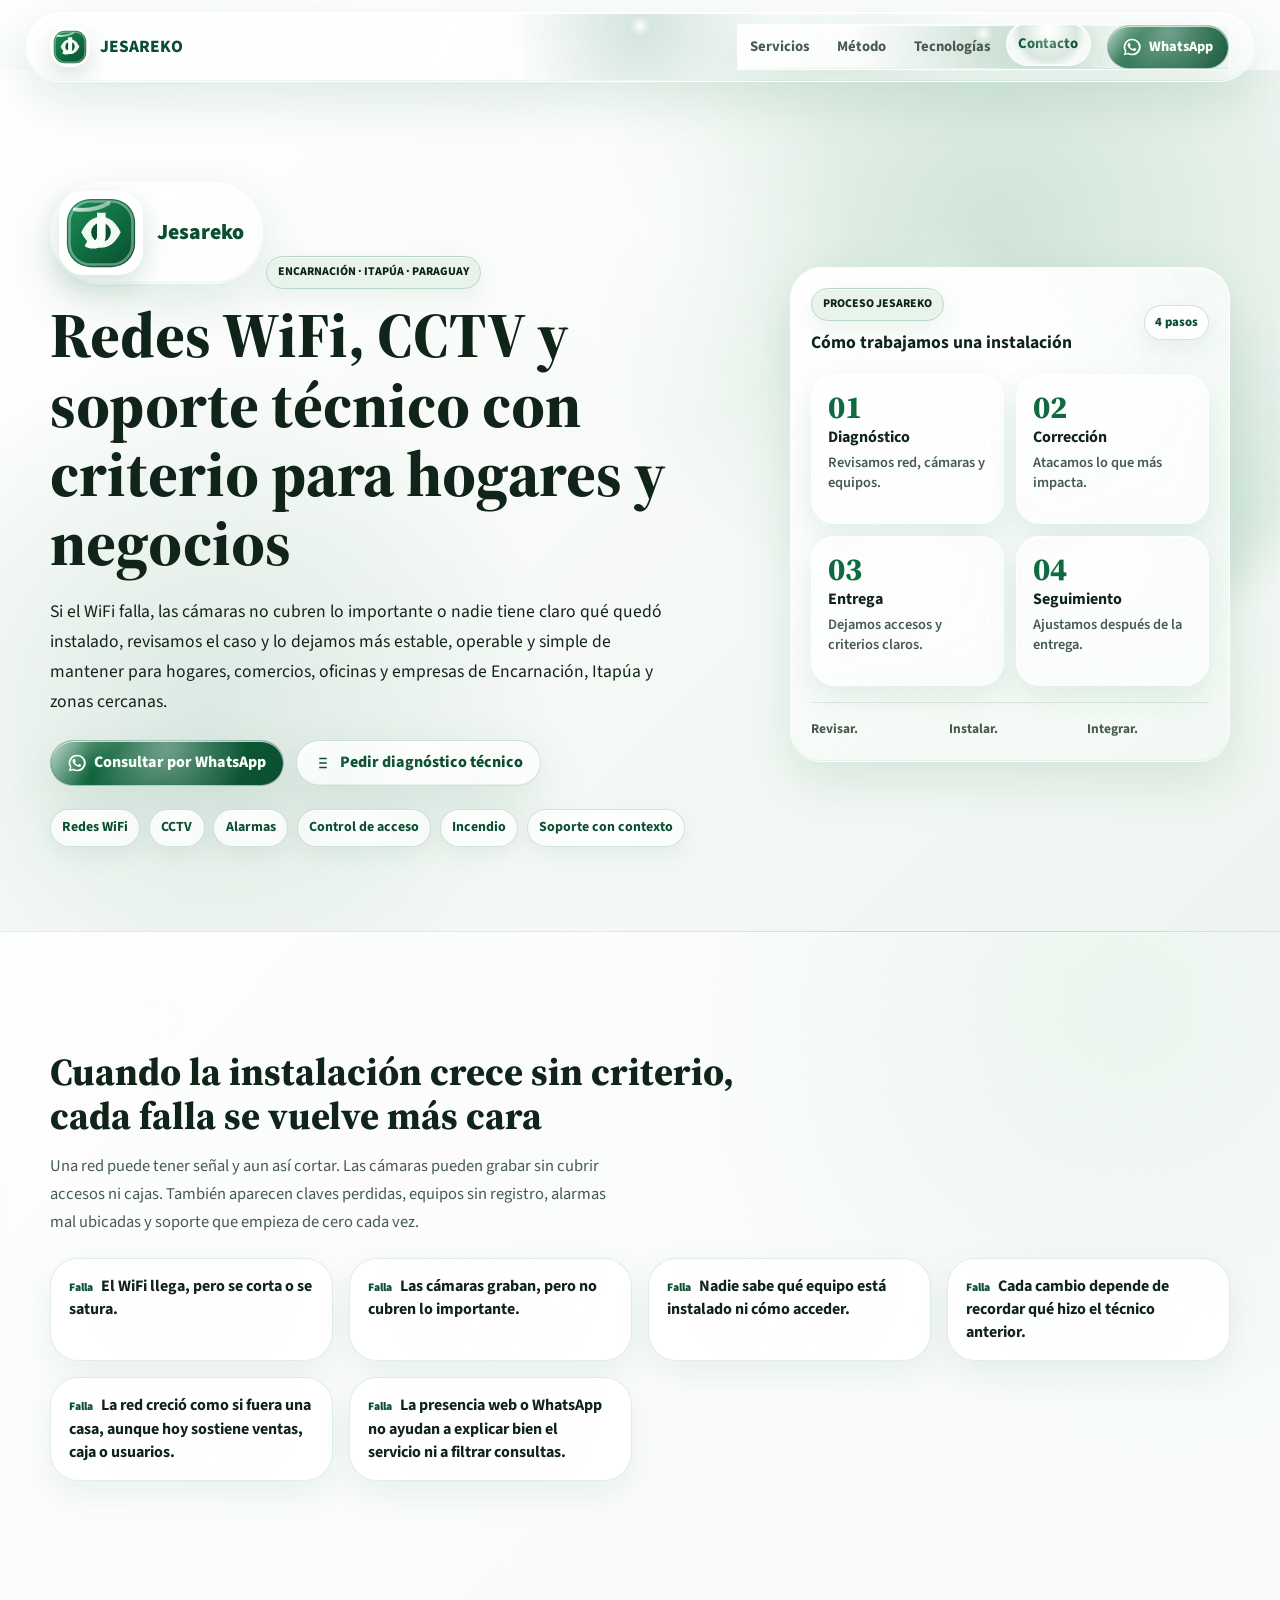
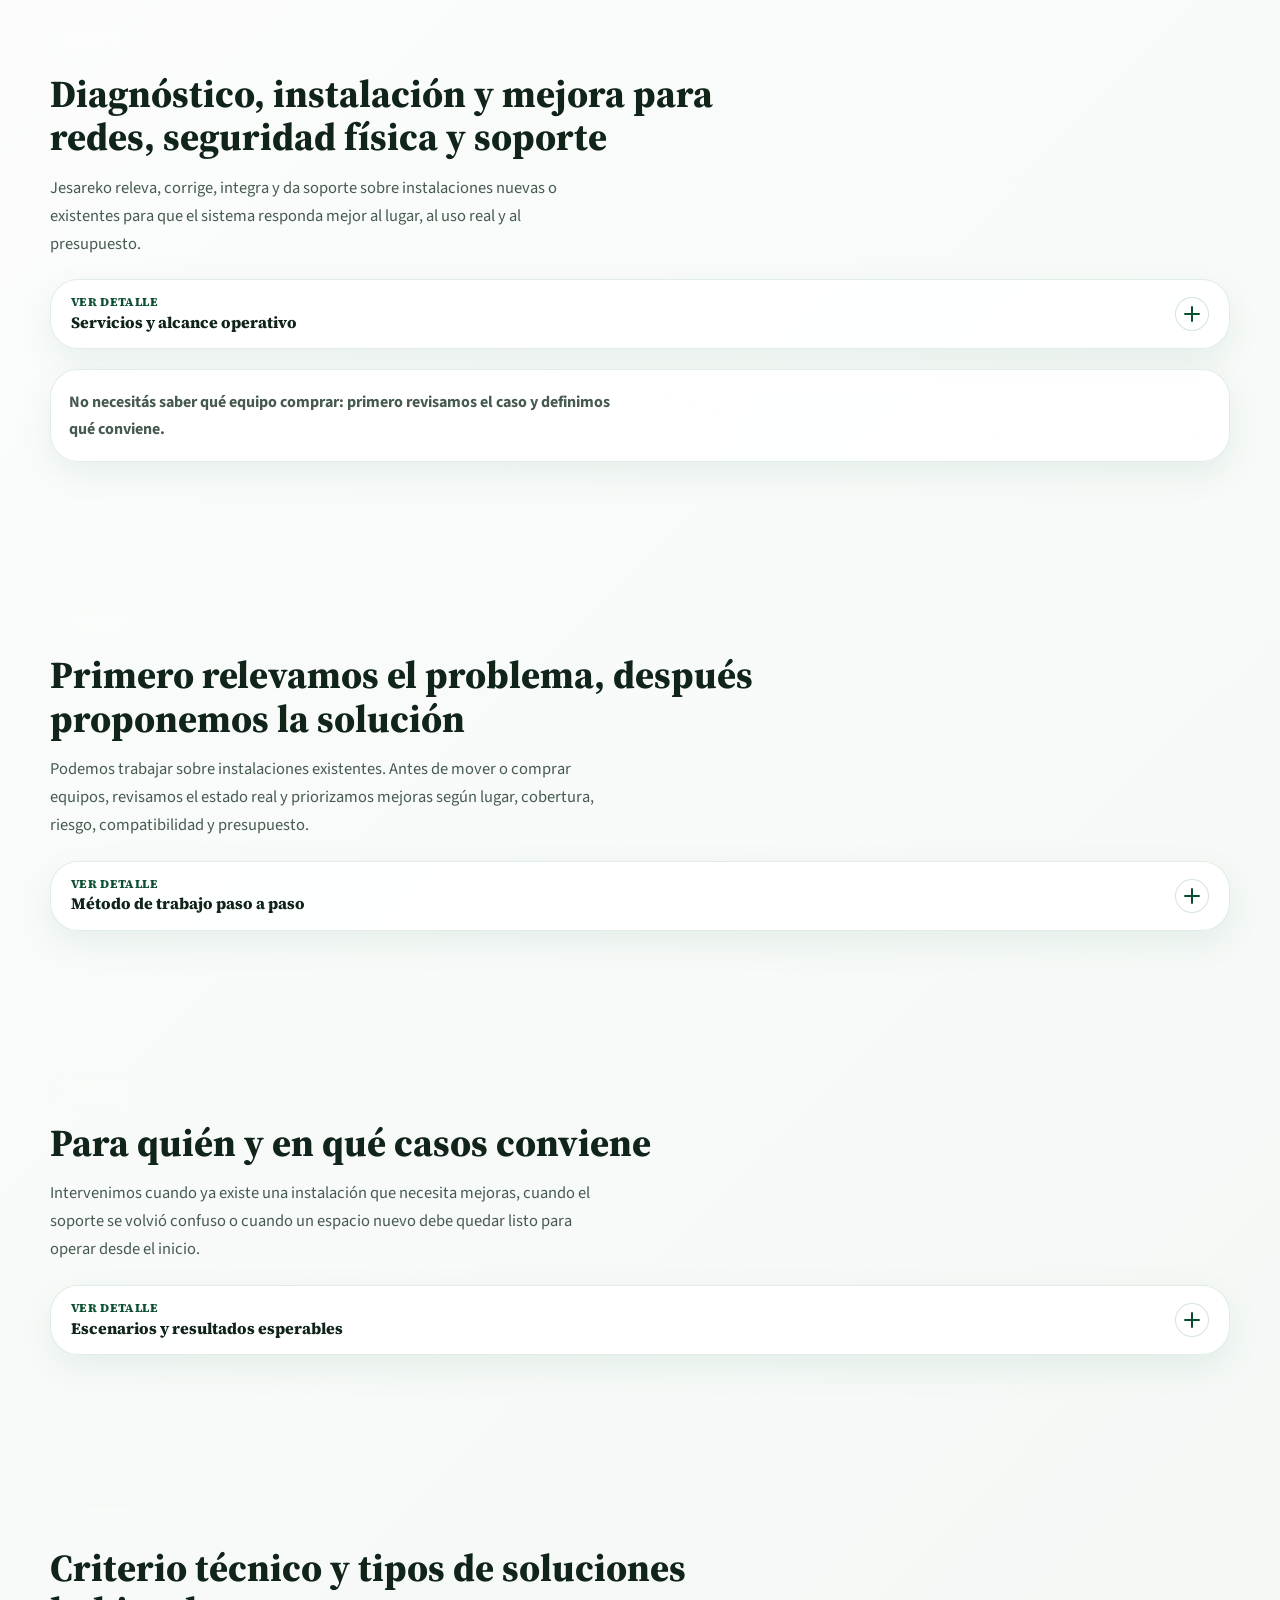
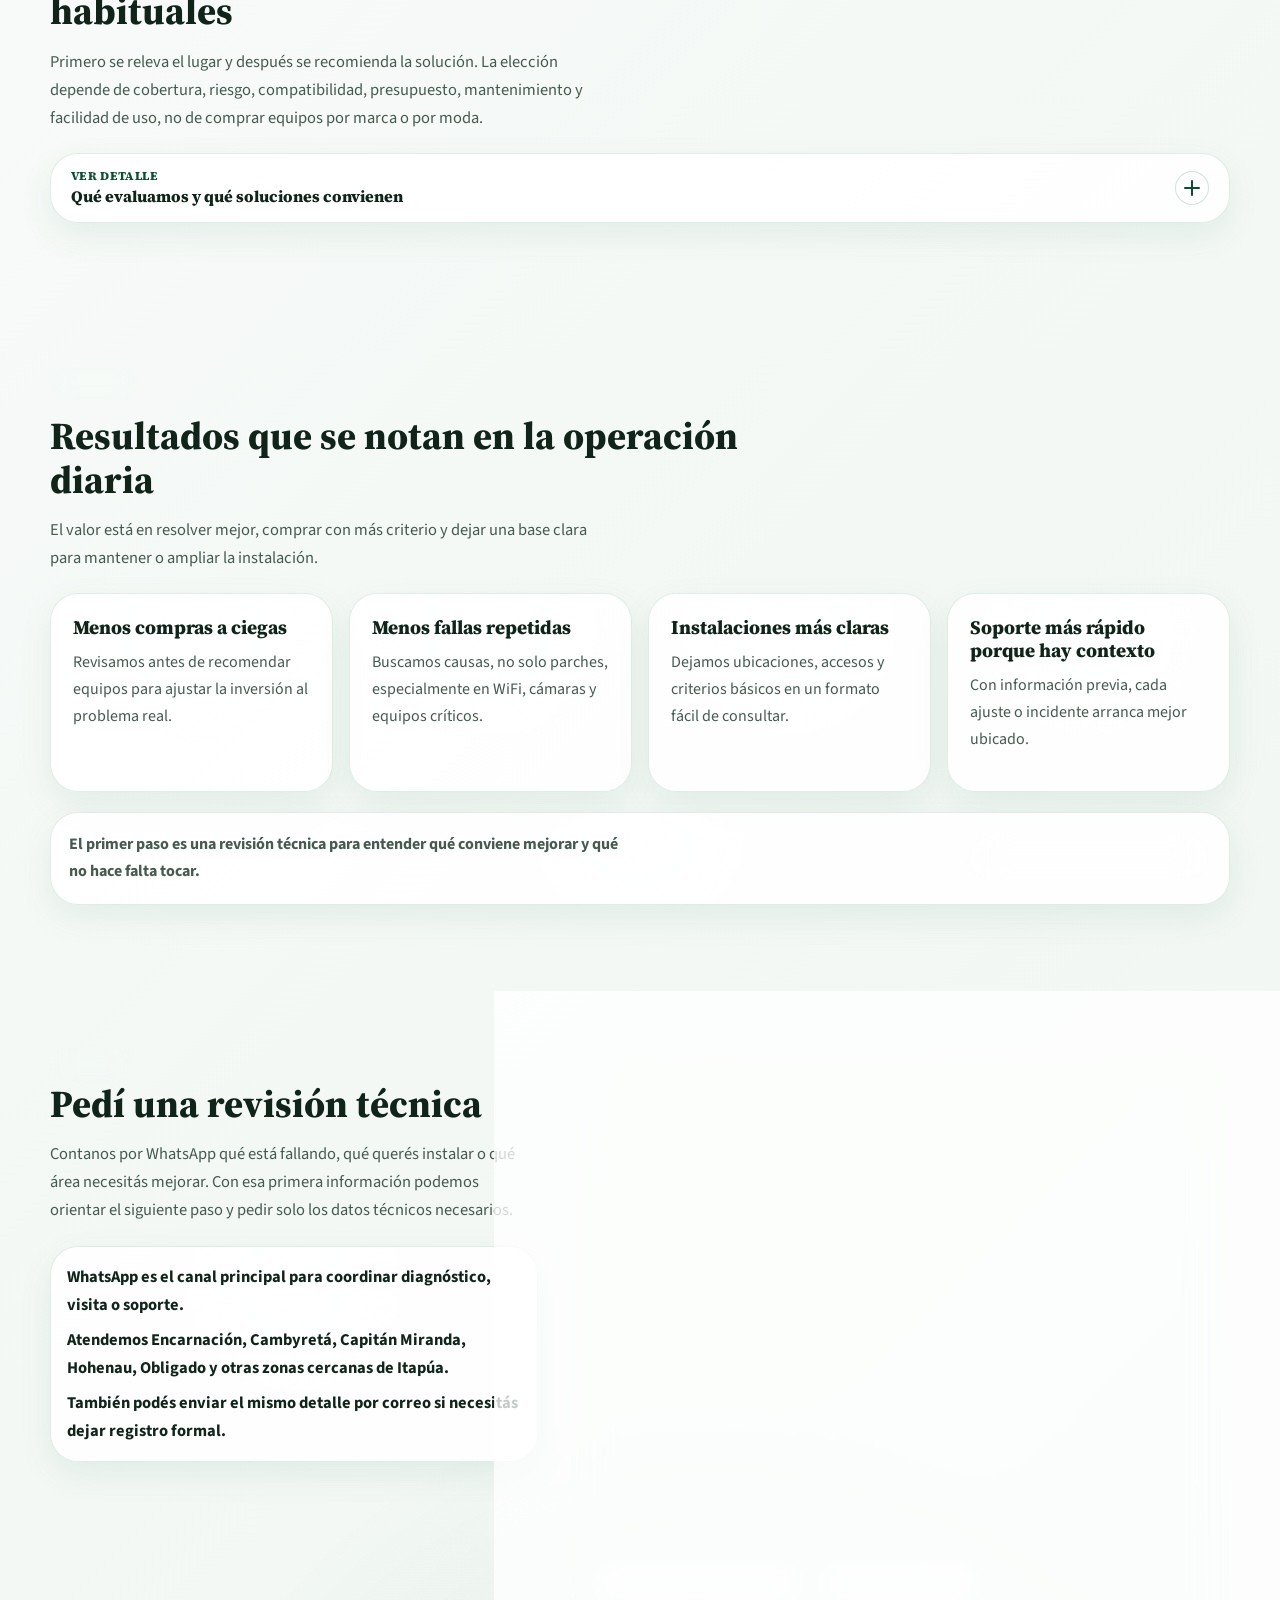
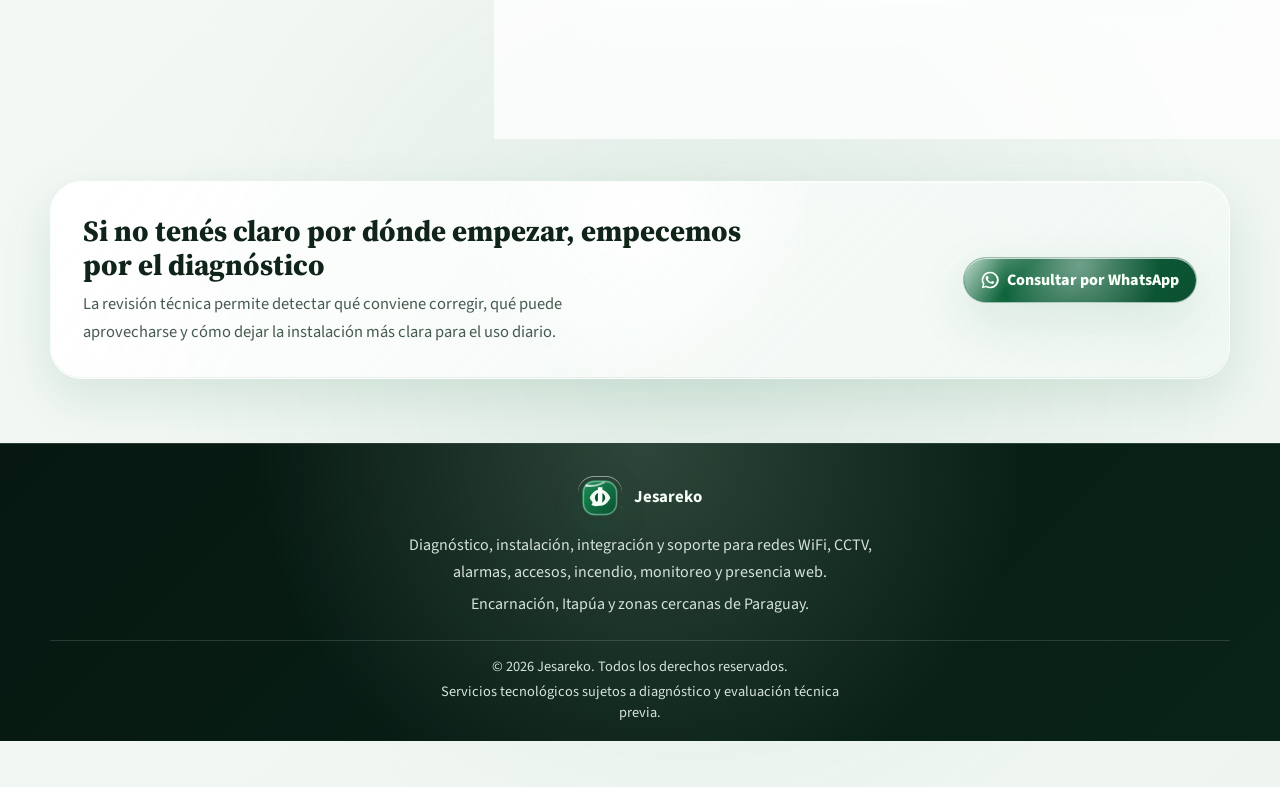
<file: index.html>
<!DOCTYPE html>
<html lang="es">
<head>
  <meta charset="UTF-8">
  <meta name="viewport" content="width=device-width, initial-scale=1.0">
  <title>Jesareko | Redes WiFi, CCTV y soporte técnico en Encarnación, Itapúa</title>
  <meta name="description" content="Diagnóstico, instalación y mejora de redes WiFi, CCTV, alarmas, accesos, incendio y soporte técnico en Encarnación, Itapúa y zonas cercanas.">
  <meta name="author" content="Jesareko">
  <meta name="robots" content="index, follow">
  <link rel="canonical" href="https://jesareko.com/">
  <meta property="og:title" content="Jesareko | Redes WiFi, CCTV y soporte técnico en Encarnación, Itapúa">
  <meta property="og:description" content="Revisamos, instalamos e integramos redes WiFi, CCTV, alarmas, accesos, incendio y soporte técnico para hogares, comercios y empresas.">
  <meta property="og:type" content="website">
  <meta property="og:url" content="https://jesareko.com/">
  <meta property="og:image" content="https://jesareko.com/assets/img/jesareko-logo.svg?v=3">
  <meta name="twitter:card" content="summary">
  <meta name="twitter:title" content="Jesareko | Redes WiFi, CCTV y soporte técnico en Encarnación, Itapúa">
  <meta name="twitter:description" content="Diagnóstico, instalación y mejora de redes WiFi, CCTV, alarmas, accesos, incendio y soporte técnico en Encarnación, Itapúa y zonas cercanas.">
  <meta name="twitter:image" content="https://jesareko.com/assets/img/jesareko-logo.svg?v=3">
  <link rel="icon" type="image/svg+xml" href="assets/img/jesareko-logo.svg?v=3">
  <link rel="stylesheet" href="assets/css/styles.css">
  <script type="application/ld+json">
  {
    "@context": "https://schema.org",
    "@type": "ProfessionalService",
    "name": "Jesareko",
    "description": "Diagnóstico, instalación, integración y soporte de redes WiFi, CCTV, alarmas, control de acceso, detección de incendio, monitoreo y presencia web en Encarnación, Itapúa y zonas cercanas.",
    "url": "https://jesareko.com/",
    "areaServed": ["Encarnación", "Itapúa", "Cambyretá", "Capitán Miranda", "Hohenau", "Obligado"],
    "address": {
      "@type": "PostalAddress",
      "addressLocality": "Encarnación",
      "addressRegion": "Itapúa",
      "addressCountry": "PY"
    },
    "hasOfferCatalog": {
      "@type": "OfferCatalog",
      "name": "Servicios tecnológicos Jesareko",
      "itemListElement": [
        {"@type": "Offer", "itemOffered": {"@type": "Service", "name": "Redes y WiFi"}},
        {"@type": "Offer", "itemOffered": {"@type": "Service", "name": "CCTV, alarmas, accesos e incendio"}},
        {"@type": "Offer", "itemOffered": {"@type": "Service", "name": "Soporte e infraestructura"}},
        {"@type": "Offer", "itemOffered": {"@type": "Service", "name": "Web, monitoreo y automatización"}}
      ]
    }
  }
  </script>
</head>
<body>
  <div class="page-cursor-glow" aria-hidden="true"></div>
  <a class="skip-link" href="#inicio">Saltar al contenido principal</a>

  <header class="site-header" id="siteHeader">
    <nav class="navbar container" aria-label="Navegación principal">
      <a class="brand" href="#inicio" aria-label="Jesareko, inicio">
        <img class="brand__logo" src="assets/img/jesareko-logo.svg" alt="" width="40" height="40">
        <span class="brand__name">Jesareko</span>
      </a>

      <button class="nav-toggle" id="navToggle" type="button" aria-label="Abrir menú" aria-controls="primaryMenu" aria-expanded="false">
        <span></span>
        <span></span>
        <span></span>
      </button>

      <div class="nav-menu" id="primaryMenu">
        <ul class="nav-links">
          <li><a href="#servicios">Servicios</a></li>
          <li><a href="#metodologia">Método</a></li>
          <li><a href="#tecnologías">Tecnologías</a></li>
          <li><a href="#contacto">Contacto</a></li>
        </ul>
        <a class="btn btn--primary btn--nav" href="https://wa.me/595971141032?text=Hola%20Jesareko%2C%20quiero%20consultar%20por%20una%20revisi%C3%B3n%20t%C3%A9cnica." target="_blank" rel="noopener noreferrer"><svg class="btn-icon whatsapp-icon" viewBox="0 0 24 24" aria-hidden="true"><path fill="currentColor" d="M20 3.9A11.8 11.8 0 0 0 12 1a11 11 0 0 0-9.5 16.7L1 23l5.5-1.4A11.1 11.1 0 0 0 12 23a11 11 0 0 0 8-19.1Zm-8 17.1a9 9 0 0 1-4.6-1.3l-.3-.2-3.3.8.9-3.2-.2-.3a9 9 0 1 1 7.5 4.2Zm5-6.8c-.3-.2-1.8-.9-2-.9-.3-.1-.5-.2-.7.2l-.8 1c-.2.2-.3.3-.6.1a7.4 7.4 0 0 1-2.2-1.4 8.1 8.1 0 0 1-1.5-1.9c-.2-.3 0-.4.1-.6l.5-.5c.2-.2.2-.3.3-.5l.1-.5c0-.2-.7-1.7-1-2.3-.2-.5-.4-.4-.7-.4h-.6c-.2 0-.5.1-.8.4a3.2 3.2 0 0 0-1 2.4c0 1.4 1 2.8 1.1 3 .2.2 2 3 4.8 4.1 2.9 1.2 2.9.8 3.4.8.5-.1 1.8-.7 2-1.4.3-.7.3-1.3.2-1.4-.1-.2-.3-.2-.6-.4Z"/></svg>WhatsApp</a>
      </div>
    </nav>
  </header>

  <main id="inicio">
    <section class="hero section">
      <div class="container hero__grid">
        <div class="hero__content">
          <div class="hero-logo" aria-label="Jesareko">
            <img src="assets/img/jesareko-logo.svg" alt="" width="80" height="80">
            <span>Jesareko</span>
          </div>
          <p class="badge">Encarnación · Itapúa · Paraguay</p>
          <h1>Redes WiFi, CCTV y soporte técnico con criterio para hogares y negocios</h1>
          <p class="hero__lead">Si el WiFi falla, las cámaras no cubren lo importante o nadie tiene claro qué quedó instalado, revisamos el caso y lo dejamos más estable, operable y simple de mantener para hogares, comercios, oficinas y empresas de Encarnación, Itapúa y zonas cercanas.</p>
          <div class="hero__actions">
            <a class="btn btn--primary" href="https://wa.me/595971141032?text=Hola%20Jesareko%2C%20quiero%20consultar%20por%20una%20revisi%C3%B3n%20t%C3%A9cnica." target="_blank" rel="noopener noreferrer"><svg class="btn-icon whatsapp-icon" viewBox="0 0 24 24" aria-hidden="true"><path fill="currentColor" d="M20 3.9A11.8 11.8 0 0 0 12 1a11 11 0 0 0-9.5 16.7L1 23l5.5-1.4A11.1 11.1 0 0 0 12 23a11 11 0 0 0 8-19.1Zm-8 17.1a9 9 0 0 1-4.6-1.3l-.3-.2-3.3.8.9-3.2-.2-.3a9 9 0 1 1 7.5 4.2Zm5-6.8c-.3-.2-1.8-.9-2-.9-.3-.1-.5-.2-.7.2l-.8 1c-.2.2-.3.3-.6.1a7.4 7.4 0 0 1-2.2-1.4 8.1 8.1 0 0 1-1.5-1.9c-.2-.3 0-.4.1-.6l.5-.5c.2-.2.2-.3.3-.5l.1-.5c0-.2-.7-1.7-1-2.3-.2-.5-.4-.4-.7-.4h-.6c-.2 0-.5.1-.8.4a3.2 3.2 0 0 0-1 2.4c0 1.4 1 2.8 1.1 3 .2.2 2 3 4.8 4.1 2.9 1.2 2.9.8 3.4.8.5-.1 1.8-.7 2-1.4.3-.7.3-1.3.2-1.4-.1-.2-.3-.2-.6-.4Z"/></svg>Consultar por WhatsApp</a>
            <a class="btn btn--secondary" href="#contacto"><svg class="btn-icon" viewBox="0 0 24 24" aria-hidden="true"><path fill="currentColor" d="M7 5h10v2H7V5Zm0 6h10v2H7v-2Zm0 6h10v2H7v-2Z"/></svg>Pedir diagnóstico técnico</a>
          </div>
          <div class="chip-list" aria-label="Areas principales">
            <span>Redes WiFi</span>
            <span>CCTV</span>
            <span>Alarmas</span>
            <span>Control de acceso</span>
            <span>Incendio</span>
            <span>Soporte con contexto</span>
          </div>
        </div>

        <aside class="dashboard" aria-label="Resumen de servicios Jesareko">
          <div class="dashboard__top">
            <div>
            <span class="eyebrow">Proceso Jesareko</span>
              <strong>Cómo trabajamos una instalación</strong>
            </div>
            <span class="status-pill">4 pasos</span>
          </div>
          <div class="metric-grid">
            <article class="metric-card">
              <p class="metric-card__number">01</p>
              <strong>Diagnóstico</strong>
              <small>Revisamos red, cámaras y equipos.</small>
            </article>
            <article class="metric-card">
              <p class="metric-card__number">02</p>
              <strong>Corrección</strong>
              <small>Atacamos lo que más impacta.</small>
            </article>
            <article class="metric-card">
              <p class="metric-card__number">03</p>
              <strong>Entrega</strong>
              <small>Dejamos accesos y criterios claros.</small>
            </article>
            <article class="metric-card">
              <p class="metric-card__number">04</p>
              <strong>Seguimiento</strong>
              <small>Ajustamos después de la entrega.</small>
            </article>
          </div>
          <div class="dashboard__footer">
            <span>Revisar.</span>
            <span>Instalar.</span>
            <span>Integrar.</span>
          </div>
        </aside>
      </div>
    </section>

    <section class="section section--light" id="problema">
      <div class="container">
        <div class="section-heading">
          <span class="eyebrow">Problemas reales</span>
          <h2>Cuando la instalación crece sin criterio, cada falla se vuelve más cara</h2>
          <p>Una red puede tener señal y aun así cortar. Las cámaras pueden grabar sin cubrir accesos ni cajas. También aparecen claves perdidas, equipos sin registro, alarmas mal ubicadas y soporte que empieza de cero cada vez.</p>
        </div>
        <div class="pain-grid">
          <article class="card pain-card">El WiFi llega, pero se corta o se satura.</article>
          <article class="card pain-card">Las cámaras graban, pero no cubren lo importante.</article>
          <article class="card pain-card">Nadie sabe qué equipo está instalado ni cómo acceder.</article>
          <article class="card pain-card">Cada cambio depende de recordar qué hizo el técnico anterior.</article>
          <article class="card pain-card">La red creció como si fuera una casa, aunque hoy sostiene ventas, caja o usuarios.</article>
          <article class="card pain-card">La presencia web o WhatsApp no ayudan a explicar bien el servicio ni a filtrar consultas.</article>
        </div>
      </div>
    </section>

    <section class="section" id="servicios">
      <div class="container">
        <div class="section-heading">
          <span class="eyebrow">Servicios</span>
          <h2>Diagnóstico, instalación y mejora para redes, seguridad física y soporte</h2>
          <p>Jesareko releva, corrige, integra y da soporte sobre instalaciones nuevas o existentes para que el sistema responda mejor al lugar, al uso real y al presupuesto.</p>
        </div>
        <div class="accordion">
          <div class="accordion-item">
            <h3 class="accordion__title">
              <button class="accordion__trigger" type="button" id="ac-servicios-trigger" aria-expanded="false" aria-controls="ac-servicios-panel">
                <span class="accordion__copy">
                  <span class="accordion__kicker">Ver detalle</span>
                  <span class="accordion__label">Servicios y alcance operativo</span>
                </span>
                <span class="accordion__icon" aria-hidden="true"></span>
              </button>
            </h3>
            <div class="accordion__panel" id="ac-servicios-panel" role="region" aria-labelledby="ac-servicios-trigger" hidden>
              <div class="accordion__panel-inner">
                <div class="services-grid">
                  <article class="service-card">
                    <div class="service-card__icon" aria-hidden="true"></div>
                    <h3>Redes y WiFi</h3>
                    <p><strong>Incluye:</strong> revisión de cobertura, cableado, puntos de acceso, saturación y red de invitados. <strong>Conviene cuando:</strong> hay cortes, zonas muertas o demasiados equipos compartiendo mal la conexión. <strong>Resultado:</strong> una red más estable, con mejor cobertura y más simple de mantener.</p>
                    <ul>
                      <li>Routers, switches, APs y cableado</li>
                      <li>Cobertura, estabilidad y saturación</li>
                      <li>Segmentación básica y WiFi para invitados</li>
                      <li>Mejoras sobre instalaciones existentes</li>
                    </ul>
                  </article>
                  <article class="service-card">
                    <div class="service-card__icon" aria-hidden="true"></div>
                    <h3>Seguridad física: cámaras, alarmas, accesos e incendio</h3>
                    <p><strong>Incluye:</strong> diagnóstico, instalación e integración de CCTV, alarmas, sensores, acceso remoto, lectores y detección de incendio. <strong>Conviene cuando:</strong> hay puntos ciegos, ingresos sin control, alertas mal resueltas o equipos que no dialogan entre sí. <strong>Resultado:</strong> más control, registros útiles y una operación más clara en el día a día.</p>
                    <ul>
                      <li>Cámaras, DVR/NVR y acceso remoto</li>
                      <li>Alarmas, sensores, sirenas y control por app</li>
                      <li>Lectores, PIN, tarjetas, biometría y cerraduras</li>
                      <li>Detectores, centrales y señalización básica de incendio</li>
                      <li>Revisión, mantenimiento y criterios de uso</li>
                    </ul>
                  </article>
                  <article class="service-card">
                    <div class="service-card__icon" aria-hidden="true"></div>
                    <h3>Soporte e infraestructura</h3>
                    <p><strong>Incluye:</strong> revisión de equipos, usuarios, accesos, respaldos básicos e inventario. <strong>Conviene cuando:</strong> el soporte depende de recordar claves, mensajes viejos o técnicos anteriores. <strong>Resultado:</strong> incidencias más rápidas de resolver y menos tiempo perdido buscando contexto.</p>
                    <ul>
                      <li>Equipos, usuarios y permisos</li>
                      <li>Inventario técnico</li>
                      <li>Accesos y respaldos básicos</li>
                      <li>Documentación operativa de entrega</li>
                    </ul>
                  </article>
                  <article class="service-card">
                    <div class="service-card__icon" aria-hidden="true"></div>
                    <h3>Web, monitoreo y automatización</h3>
                    <p><strong>Incluye:</strong> landing pages, formularios, integración con WhatsApp, SEO local, paneles y alertas simples. <strong>Conviene cuando:</strong> necesitás explicar mejor el servicio o detectar incidentes sin revisar todo manualmente. <strong>Resultado:</strong> mejor captación de consultas y seguimiento técnico más claro.</p>
                    <ul>
                      <li>Landing pages, formularios y WhatsApp</li>
                      <li>SEO local para búsquedas de la zona</li>
                      <li>Monitoreo básico, paneles y alertas</li>
                      <li>Automatizaciones puntuales</li>
                    </ul>
                  </article>
                </div>
                <section class="security-solutions" aria-label="Soluciones de seguridad">
                  <div class="security-solutions__header">
                    <h3>Soluciones de seguridad</h3>
                    <p>Estas soluciones sirven cuando necesitás detectar eventos, controlar ingresos y revisar qué pasó sin depender de una sola persona.</p>
                  </div>
                  <div class="security-solutions-grid">
                    <article class="security-solution-card">
                      <figure class="security-solution-card__media">
                        <img
                          src="assets/img/brands/hikvision-alarm-kit.png"
                          alt="Kit de alarma con sensores y central de control"
                          width="800"
                          height="396"
                          loading="lazy"
                          decoding="async"
                        >
                      </figure>
                      <h4>Alarmas</h4>
                      <p>Para detectar aperturas, movimientos o intrusiones y recibir avisos que permitan actuar con más rapidez en viviendas, comercios y depósitos.</p>
                      <div class="tech-chips">
                        <span>Casa y negocio</span><span>Aperturas</span><span>Movimiento</span><span>Sirena</span><span>Notificación</span>
                      </div>
                    </article>
                    <article class="security-solution-card">
                      <figure class="security-solution-card__media">
                        <img
                          src="assets/img/brands/dahua-access-terminal.jpg"
                          alt="Terminal de acceso con teclado y lector biométrico"
                          width="560"
                          height="560"
                          loading="lazy"
                          decoding="async"
                        >
                      </figure>
                      <h4>Control de acceso</h4>
                      <p>Para definir quién entra, en qué horario y con qué registro, sin depender solo de llaves físicas o accesos compartidos.</p>
                      <div class="tech-chips">
                        <span>Puertas</span><span>Oficinas</span><span>Depósitos</span><span>Horarios</span><span>Registros</span>
                      </div>
                    </article>
                    <article class="security-solution-card">
                      <figure class="security-solution-card__media">
                        <img
                          src="assets/img/brands/hikvision-cctv-cameras.png"
                          alt="Conjunto de cámaras para videovigilancia"
                          width="2576"
                          height="1328"
                          loading="lazy"
                          decoding="async"
                        >
                      </figure>
                      <h4>CCTV inteligente</h4>
                      <p>Para cubrir accesos, caja, perímetro o circulación con visualización, grabación y revisión de eventos con acceso remoto cuando hace falta.</p>
                      <div class="tech-chips">
                        <span>Cámaras IP</span><span>Cámaras WiFi</span><span>DVR/NVR</span><span>Grabación</span><span>Acceso remoto</span><span>App móvil</span>
                      </div>
                    </article>
                    <article class="security-solution-card">
                      <figure class="security-solution-card__media">
                        <img
                          src="assets/img/brands/fire-alarm-system-kit.webp"
                          alt="Sistema de detección de incendio con central, detectores y sirena"
                          width="1000"
                          height="1000"
                          loading="lazy"
                          decoding="async"
                        >
                      </figure>
                      <h4>Incendio</h4>
                      <p>Para sumar detección, aviso sonoro y mantenimiento básico en espacios que necesitan una primera capa de respuesta ante humo o calor.</p>
                      <div class="tech-chips">
                        <span>Humo</span><span>Calor</span><span>Sirena</span><span>Central</span><span>Mantenimiento</span>
                      </div>
                    </article>
                  </div>
                </section>
                <section class="security-usecases" aria-label="Casos donde una mejora puntual cambia la operación">
                  <div class="security-solutions__header">
                    <h3>Casos donde una mejora puntual cambia la operación</h3>
                    <p>Aplicaciones concretas donde seguridad física y conectividad reducen fallas repetidas o tareas manuales.</p>
                  </div>
                  <div class="security-usecases__grid">
                    <article class="security-usecase-card"><strong>Local comercial:</strong> alarma nocturna, cámaras, apertura/cierre y aviso ante intrusión.</article>
                    <article class="security-usecase-card"><strong>Oficina o depósito:</strong> control de ingreso por usuarios, horarios y registro de eventos.</article>
                    <article class="security-usecase-card"><strong>Casa, quinta o quincho:</strong> sensores, sirena, cámaras y control desde el celular.</article>
                    <article class="security-usecase-card"><strong>Balneario o predio:</strong> perímetro, puntos críticos, sirena y revisión remota.</article>
                    <article class="security-usecase-card"><strong>Edificio o acceso compartido:</strong> lector, cerradura, videoportero y gestión de usuarios.</article>
                    <article class="security-usecase-card"><strong>Negocio con empleados:</strong> limitar áreas, registrar accesos y reducir llaves físicas.</article>
                  </div>
                </section>
              </div>
            </div>
          </div>
        </div>
        <div class="cta-band">
          <p>No necesitás saber qué equipo comprar: primero revisamos el caso y definimos qué conviene.</p>
          <a class="btn btn--primary" href="https://wa.me/595971141032?text=Hola%20Jesareko%2C%20quiero%20consultar%20por%20una%20revisi%C3%B3n%20t%C3%A9cnica." target="_blank" rel="noopener noreferrer"><svg class="btn-icon" viewBox="0 0 24 24" aria-hidden="true"><path fill="currentColor" d="M7 3h8l4 4v14H7V3Zm8 1.5V8h3.5L15 4.5ZM9 10h8v2H9v-2Zm0 4h8v2H9v-2Zm0 4h5v2H9v-2Z"/></svg>Consultar por WhatsApp</a>
        </div>
      </div>
    </section>

    <section class="section section--light" id="metodologia">
      <div class="container">
        <div class="section-heading">
          <span class="eyebrow">Metodología</span>
          <h2>Primero relevamos el problema, después proponemos la solución</h2>
          <p>Podemos trabajar sobre instalaciones existentes. Antes de mover o comprar equipos, revisamos el estado real y priorizamos mejoras según lugar, cobertura, riesgo, compatibilidad y presupuesto.</p>
        </div>
        <div class="accordion">
          <div class="accordion-item">
            <h3 class="accordion__title">
              <button class="accordion__trigger" type="button" id="ac-metodologia-trigger" aria-expanded="false" aria-controls="ac-metodologia-panel">
                <span class="accordion__copy">
                  <span class="accordion__kicker">Ver detalle</span>
                  <span class="accordion__label">Método de trabajo paso a paso</span>
                </span>
                <span class="accordion__icon" aria-hidden="true"></span>
              </button>
            </h3>
            <div class="accordion__panel" id="ac-metodologia-panel" role="region" aria-labelledby="ac-metodologia-trigger" hidden>
              <div class="accordion__panel-inner">
                <div class="timeline">
                  <article class="timeline-item">
                    <span>1</span>
                    <h3>Revisamos</h3>
                    <p>Lugar, equipos, cobertura, puntos críticos y fallas que se repiten.</p>
                  </article>
                  <article class="timeline-item">
                    <span>2</span>
                    <h3>Priorizamos</h3>
                    <p>Qué conviene corregir primero según impacto operativo y costo.</p>
                  </article>
                  <article class="timeline-item">
                    <span>3</span>
                    <h3>Instalamos/configuramos</h3>
                    <p>Instalamos o ajustamos con pruebas básicas de funcionamiento y acceso.</p>
                  </article>
                  <article class="timeline-item">
                    <span>4</span>
                    <h3>Documentamos</h3>
                    <p>Equipos, accesos, ubicaciones y recomendaciones para próximos cambios.</p>
                  </article>
                  <article class="timeline-item">
                    <span>5</span>
                    <h3>Acompañamos</h3>
                    <p>Ajustes y soporte después de la entrega.</p>
                  </article>
                  <article class="timeline-item">
                    <span>6</span>
                    <h3>Mejoramos</h3>
                    <p>Próximas etapas sin rehacer todo si el negocio o el espacio crecen.</p>
                  </article>
                </div>
              </div>
            </div>
          </div>
        </div>
      </div>
    </section>

    <section class="section" id="casos">
      <div class="container">
        <div class="section-heading">
          <span class="eyebrow">Escenarios</span>
          <h2>Para quién y en qué casos conviene</h2>
          <p>Intervenimos cuando ya existe una instalación que necesita mejoras, cuando el soporte se volvió confuso o cuando un espacio nuevo debe quedar listo para operar desde el inicio.</p>
        </div>
        <div class="accordion">
          <div class="accordion-item">
            <h3 class="accordion__title">
              <button class="accordion__trigger" type="button" id="ac-casos-trigger" aria-expanded="false" aria-controls="ac-casos-panel">
                <span class="accordion__copy">
                  <span class="accordion__kicker">Ver detalle</span>
                  <span class="accordion__label">Escenarios y resultados esperables</span>
                </span>
                <span class="accordion__icon" aria-hidden="true"></span>
              </button>
            </h3>
            <div class="accordion__panel" id="ac-casos-panel" role="region" aria-labelledby="ac-casos-trigger" hidden>
              <div class="accordion__panel-inner">
                <div class="case-grid">
                  <article class="case-card">
                    <h3>Hogares y residencias</h3>
                    <p><strong>Necesidad:</strong> WiFi que llegue bien a habitaciones, patio o quincho, cámaras con acceso remoto y alertas básicas.</p>
                    <p><strong>Resultado:</strong> más cobertura, mejor control desde el celular y menos ajustes repetidos.</p>
                  </article>
                  <article class="case-card">
                    <h3>Comercios y locales</h3>
                    <p><strong>Necesidad:</strong> conectividad estable para caja, POS y clientes, más CCTV, alarmas o acceso en horarios sensibles.</p>
                    <p><strong>Resultado:</strong> menos interrupciones en atención y mejor registro de lo que pasa en el local.</p>
                  </article>
                  <article class="case-card">
                    <h3>Pymes y oficinas</h3>
                    <p><strong>Necesidad:</strong> red interna, usuarios, accesos, respaldos básicos y soporte con contexto para varias personas o áreas.</p>
                    <p><strong>Resultado:</strong> menos dependencia de una sola persona y resolución más rápida de fallas.</p>
                  </article>
                  <article class="case-card">
                    <h3>Empresas e instituciones</h3>
                    <p><strong>Necesidad:</strong> cableado, CCTV, alarmas, accesos, incendio, monitoreo y coordinación con otros proveedores.</p>
                    <p><strong>Resultado:</strong> una base más clara para operar, mantener y seguir ampliando.</p>
                  </article>
                </div>
              </div>
            </div>
          </div>
        </div>
      </div>
    </section>

    <section class="section" id="tecnologías">
      <div class="container">
        <div class="section-heading">
          <span class="eyebrow">Tecnologías</span>
          <h2>Criterio técnico y tipos de soluciones habituales</h2>
          <p>Primero se releva el lugar y después se recomienda la solución. La elección depende de cobertura, riesgo, compatibilidad, presupuesto, mantenimiento y facilidad de uso, no de comprar equipos por marca o por moda.</p>
        </div>
        <div class="accordion">
          <div class="accordion-item">
            <h3 class="accordion__title">
              <button class="accordion__trigger" type="button" id="ac-tecnologias-trigger" aria-expanded="false" aria-controls="ac-tecnologias-panel">
                <span class="accordion__copy">
                  <span class="accordion__kicker">Ver detalle</span>
                  <span class="accordion__label">Qué evaluamos y qué soluciones convienen</span>
                </span>
                <span class="accordion__icon" aria-hidden="true"></span>
              </button>
            </h3>
            <div class="accordion__panel" id="ac-tecnologias-panel" role="region" aria-labelledby="ac-tecnologias-trigger" hidden>
              <div class="accordion__panel-inner">
                <div class="tech-grid">
                  <article class="tech-group">
                    <h3>Redes e infraestructura</h3>
                    <div class="tech-chips">
                      <span>Redes WiFi</span><span>Cobertura</span><span>Cableado</span><span>Segmentación</span><span>Invitados</span><span>Conectividad</span><span>Enlaces</span><span>Monitoreo</span>
                    </div>
                  </article>
                  <article class="tech-group">
                    <h3>CCTV y videovigilancia</h3>
                    <div class="tech-chips">
                      <span>Cámaras IP</span><span>Cámaras WiFi</span><span>DVR/NVR</span><span>Grabación</span><span>Acceso remoto</span><span>Perímetro</span><span>Puntos críticos</span><span>Videovigilancia</span>
                    </div>
                  </article>
                  <article class="tech-group">
                    <h3>Alarmas</h3>
                    <div class="tech-chips">
                      <span>Sensores de movimiento</span><span>Contactos magnéticos</span><span>Sirenas</span><span>Teclados</span><span>Controles</span><span>Paneles</span><span>Notificaciones móviles</span><span>Alertas</span>
                    </div>
                  </article>
                  <article class="tech-group">
                    <h3>Control de acceso</h3>
                    <div class="tech-chips">
                      <span>Lectores</span><span>Tarjetas</span><span>PIN</span><span>Biometría</span><span>Cerraduras eléctricas</span><span>Pulsadores</span><span>Controladoras</span><span>Registros</span>
                    </div>
                  </article>
                  <article class="tech-group">
                    <h3>Incendio</h3>
                    <div class="tech-chips">
                      <span>Sensores de humo</span><span>Sensores de calor</span><span>Sirenas</span><span>Centrales</span><span>Pulsadores</span><span>Señalización básica</span>
                    </div>
                  </article>
                  <article class="tech-group">
                    <h3>Monitoreo y soporte</h3>
                    <div class="tech-chips">
                      <span>Zabbix</span><span>Grafana</span><span>Paneles</span><span>Alertas</span><span>Disponibilidad</span><span>Seguimiento simple</span>
                    </div>
                  </article>
                  <article class="tech-group">
                    <h3>Web y automatización</h3>
                    <div class="tech-chips">
                      <span>Landing pages</span><span>Formularios</span><span>WhatsApp</span><span>SEO local</span><span>Automatizaciones simples</span><span>Integraciones</span>
                    </div>
                  </article>
                </div>
                <section class="product-ref-section" aria-label="Equipos de ejemplo">
                  <div class="brand-showcase__header">
                    <h3>Equipos de ejemplo</h3>
                    <p>Antes de recomendar equipos revisamos cobertura, puntos críticos, riesgo, compatibilidad, presupuesto y mantenimiento. Estas imágenes muestran tipos de soluciones habituales que pueden combinarse o mejorarse por etapas según el entorno.</p>
                  </div>
                  <div class="product-ref-grid">
                    <article class="product-ref-card">
                      <figure class="product-ref-card__media product-ref-card__media--wide">
                        <img
                          src="assets/img/brands/hikvision-cctv-cameras.png"
                          alt="Conjunto de cámaras para videovigilancia"
                          width="2576"
                          height="1328"
                          loading="lazy"
                          decoding="async"
                        >
                      </figure>
                      <div class="product-ref-card__body">
                        <span class="product-ref-card__brand">CCTV</span>
                        <h3>Cámaras CCTV</h3>
                        <p>Ejemplo de cámaras para cubrir accesos, perímetro o circulación en hogares, comercios y empresas.</p>
                      </div>
                    </article>
                    <article class="product-ref-card">
                      <figure class="product-ref-card__media">
                        <img
                          src="assets/img/brands/hikvision-turbo-camera.png"
                          alt="Cámara tipo bullet para videovigilancia"
                          width="360"
                          height="225"
                          loading="lazy"
                          decoding="async"
                        >
                      </figure>
                      <div class="product-ref-card__body">
                        <span class="product-ref-card__brand">CCTV</span>
                        <h3>Cámara tipo bullet/turbo</h3>
                        <p>Ejemplo de cámara pensada para puntos fijos con grabación y revisión posterior.</p>
                      </div>
                    </article>
                    <article class="product-ref-card">
                      <figure class="product-ref-card__media">
                        <img
                          src="assets/img/brands/hikvision-alarm-kit.png"
                          alt="Sistema de alarma con sensores y sirena"
                          width="800"
                          height="396"
                          loading="lazy"
                          decoding="async"
                        >
                      </figure>
                      <div class="product-ref-card__body">
                        <span class="product-ref-card__brand">Alarma</span>
                        <h3>Sistema de alarma</h3>
                        <p>Ejemplo de alarma para aperturas, movimiento y avisos remotos en viviendas o locales.</p>
                      </div>
                    </article>
                    <article class="product-ref-card">
                      <figure class="product-ref-card__media">
                        <img
                          src="assets/img/brands/dahua-access-terminal.jpg"
                          alt="Terminal de acceso con teclado y lector biométrico"
                          width="560"
                          height="560"
                          loading="lazy"
                          decoding="async"
                        >
                      </figure>
                      <div class="product-ref-card__body">
                        <span class="product-ref-card__brand">Acceso</span>
                        <h3>Control de acceso</h3>
                        <p>Ejemplo de equipo para registrar ingresos y aplicar permisos por usuario u horario.</p>
                      </div>
                    </article>
                    <article class="product-ref-card">
                      <figure class="product-ref-card__media">
                        <img
                          src="assets/img/brands/biometric-access-terminal.png"
                          alt="Terminal biométrico para control de acceso"
                          width="800"
                          height="800"
                          loading="lazy"
                          decoding="async"
                        >
                      </figure>
                      <div class="product-ref-card__body">
                        <span class="product-ref-card__brand">Accesos</span>
                        <h3>Terminal biométrico</h3>
                        <p>Ejemplo de control por huella o PIN para puertas, oficinas y áreas restringidas.</p>
                      </div>
                    </article>
                    <article class="product-ref-card">
                      <figure class="product-ref-card__media product-ref-card__media--wide">
                        <img
                          src="assets/img/brands/dahua-video-surveillance.webp"
                          alt="Pantalla de videovigilancia para monitoreo remoto"
                          width="1280"
                          height="720"
                          loading="lazy"
                          decoding="async"
                        >
                      </figure>
                      <div class="product-ref-card__body">
                        <span class="product-ref-card__brand">Videovigilancia</span>
                        <h3>Videovigilancia remota</h3>
                        <p>Ejemplo de solución para revisar eventos y supervisar puntos sensibles sin depender de recorridos constantes.</p>
                      </div>
                    </article>
                    <article class="product-ref-card">
                      <figure class="product-ref-card__media">
                        <img
                          src="assets/img/brands/ezviz-cs8-camera.webp"
                          alt="Cámara WiFi para interior o comercio pequeño"
                          width="750"
                          height="750"
                          loading="lazy"
                          decoding="async"
                        >
                      </figure>
                      <div class="product-ref-card__body">
                        <span class="product-ref-card__brand">CCTV</span>
                        <h3>Cámara WiFi</h3>
                        <p>Ejemplo de cámara WiFi para espacios puntuales donde conviene una instalación más simple y gradual.</p>
                      </div>
                    </article>
                    <article class="product-ref-card">
                      <figure class="product-ref-card__media">
                        <img
                          src="assets/img/brands/imou-pt-camera.webp"
                          alt="Cámara móvil para monitoreo desde app"
                          width="750"
                          height="720"
                          loading="lazy"
                          decoding="async"
                        >
                      </figure>
                      <div class="product-ref-card__body">
                        <span class="product-ref-card__brand">CCTV</span>
                        <h3>Cámara móvil/PT</h3>
                        <p>Ejemplo de cámara para hogares, quinchos o tiendas que necesitan seguimiento visual en áreas puntuales.</p>
                      </div>
                    </article>
                    <article class="product-ref-card">
                      <figure class="product-ref-card__media">
                        <img
                          src="assets/img/brands/fire-alarm-system-kit.webp"
                          alt="Sistema de incendio con central, detectores y sirena"
                          width="1000"
                          height="1000"
                          loading="lazy"
                          decoding="async"
                        >
                      </figure>
                      <div class="product-ref-card__body">
                        <span class="product-ref-card__brand">Incendio</span>
                        <h3>Sistema de incendio</h3>
                        <p>Ejemplo de base para detección, aviso sonoro y señalización ante humo o calor.</p>
                      </div>
                    </article>
                    <article class="product-ref-card">
                      <figure class="product-ref-card__media">
                        <img
                          src="assets/img/brands/ubiquiti-network-equipment.png"
                          alt="Equipos de red para WiFi y conectividad"
                          width="960"
                          height="526"
                          loading="lazy"
                          decoding="async"
                        >
                      </figure>
                      <div class="product-ref-card__body">
                        <span class="product-ref-card__brand">Redes</span>
                        <h3>Redes WiFi</h3>
                        <p>Ejemplo de equipos para mejorar cobertura, estabilidad y soporte de otros sistemas conectados.</p>
                      </div>
                    </article>
                  </div>
                  <p class="asset-disclaimer">Las imágenes se usan para ilustrar tipos de soluciones. La recomendación final depende del diagnóstico, la compatibilidad, el presupuesto, la facilidad de uso y el mantenimiento esperado.</p>
                </section>
              </div>
            </div>
          </div>
        </div>
      </div>
    </section>

    <section class="section section--light" id="beneficios">
      <div class="container">
        <div class="section-heading">
          <span class="eyebrow">Beneficios</span>
          <h2>Resultados que se notan en la operación diaria</h2>
          <p>El valor está en resolver mejor, comprar con más criterio y dejar una base clara para mantener o ampliar la instalación.</p>
        </div>
        <div class="benefit-grid">
          <article class="benefit-card">
            <h3>Menos compras a ciegas</h3>
            <p>Revisamos antes de recomendar equipos para ajustar la inversión al problema real.</p>
          </article>
          <article class="benefit-card">
            <h3>Menos fallas repetidas</h3>
            <p>Buscamos causas, no solo parches, especialmente en WiFi, cámaras y equipos críticos.</p>
          </article>
          <article class="benefit-card">
            <h3>Instalaciones más claras</h3>
            <p>Dejamos ubicaciones, accesos y criterios básicos en un formato fácil de consultar.</p>
          </article>
          <article class="benefit-card">
            <h3>Soporte más rápido porque hay contexto</h3>
            <p>Con información previa, cada ajuste o incidente arranca mejor ubicado.</p>
          </article>
        </div>
        <div class="cta-band cta-band--light">
          <p>El primer paso es una revisión técnica para entender qué conviene mejorar y qué no hace falta tocar.</p>
          <a class="btn btn--primary" href="#contacto"><svg class="btn-icon" viewBox="0 0 24 24" aria-hidden="true"><path fill="currentColor" d="M7 3h8l4 4v14H7V3Zm8 1.5V8h3.5L15 4.5ZM9 10h8v2H9v-2Zm0 4h8v2H9v-2Zm0 4h5v2H9v-2Z"/></svg>Pedir diagnóstico técnico</a>
        </div>
      </div>
    </section>

    <section class="section section--contact" id="contacto">
      <div class="container contact-grid">
        <div class="contact-copy">
          <span class="eyebrow">Contacto</span>
          <h2>Pedí una revisión técnica</h2>
          <p>Contanos por WhatsApp qué está fallando, qué querés instalar o qué área necesitás mejorar. Con esa primera información podemos orientar el siguiente paso y pedir solo los datos técnicos necesarios.</p>
          <div class="contact-points">
            <p>WhatsApp es el canal principal para coordinar diagnóstico, visita o soporte.</p>
            <p>Atendemos Encarnación, Cambyretá, Capitán Miranda, Hohenau, Obligado y otras zonas cercanas de Itapúa.</p>
            <p>También podés enviar el mismo detalle por correo si necesitás dejar registro formal.</p>
          </div>
        </div>
        <form class="contact-form" id="contactForm" novalidate>
          <div class="form-field">
            <label for="name">Nombre</label>
            <input id="name" name="name" type="text" autocomplete="name" maxlength="80" required>
            <small class="error-message" data-error-for="name"></small>
          </div>
          <div class="form-field">
            <label for="company">Empresa u organización</label>
            <input id="company" name="company" type="text" autocomplete="organization" maxlength="100">
            <small class="error-message" data-error-for="company"></small>
          </div>
          <div class="form-field">
            <label for="city">Ciudad</label>
            <input id="city" name="city" type="text" autocomplete="address-level2" maxlength="80" required>
            <small class="error-message" data-error-for="city"></small>
          </div>
          <div class="form-field">
            <label for="service">Servicio de interés</label>
            <select id="service" name="service" required>
              <option value="">Seleccionar servicio</option>
              <option>Revisión técnica / diagnóstico</option>
              <option>Redes y WiFi</option>
              <option>CCTV, alarmas, accesos e incendio</option>
              <option>Soporte e infraestructura</option>
              <option>Web, monitoreo y automatización</option>
              <option>Otro</option>
            </select>
            <small class="error-message" data-error-for="service"></small>
          </div>
          <div class="form-field form-field--full">
            <label for="message">Qué está pasando o qué querés resolver</label>
            <textarea id="message" name="message" rows="5" maxlength="1000" required></textarea>
            <small class="error-message" data-error-for="message"></small>
          </div>
          <div class="form-actions">
            <button class="btn btn--whatsapp" type="button" id="sendWhatsApp" aria-label="Enviar consulta técnica por WhatsApp"><svg class="btn-icon whatsapp-icon" viewBox="0 0 24 24" aria-hidden="true"><path fill="currentColor" d="M20 3.9A11.8 11.8 0 0 0 12 1a11 11 0 0 0-9.5 16.7L1 23l5.5-1.4A11.1 11.1 0 0 0 12 23a11 11 0 0 0 8-19.1Zm-8 17.1a9 9 0 0 1-4.6-1.3l-.3-.2-3.3.8.9-3.2-.2-.3a9 9 0 1 1 7.5 4.2Zm5-6.8c-.3-.2-1.8-.9-2-.9-.3-.1-.5-.2-.7.2l-.8 1c-.2.2-.3.3-.6.1a7.4 7.4 0 0 1-2.2-1.4 8.1 8.1 0 0 1-1.5-1.9c-.2-.3 0-.4.1-.6l.5-.5c.2-.2.2-.3.3-.5l.1-.5c0-.2-.7-1.7-1-2.3-.2-.5-.4-.4-.7-.4h-.6c-.2 0-.5.1-.8.4a3.2 3.2 0 0 0-1 2.4c0 1.4 1 2.8 1.1 3 .2.2 2 3 4.8 4.1 2.9 1.2 2.9.8 3.4.8.5-.1 1.8-.7 2-1.4.3-.7.3-1.3.2-1.4-.1-.2-.3-.2-.6-.4Z"/></svg>Enviar por WhatsApp</button>
            <button class="btn btn--secondary btn--mail" type="button" id="sendEmail" aria-label="Enviar consulta técnica por correo">Enviar por correo</button>
          </div>
          <p class="form-status" id="formStatus" aria-live="polite"></p>
        </form>
      </div>
    </section>

    <section class="final-cta">
      <div class="container final-cta__inner">
        <div>
          <h2>Si no tenés claro por dónde empezar, empecemos por el diagnóstico</h2>
          <p>La revisión técnica permite detectar qué conviene corregir, qué puede aprovecharse y cómo dejar la instalación más clara para el uso diario.</p>
        </div>
        <div class="final-cta__actions">
          <a class="btn btn--primary" href="https://wa.me/595971141032?text=Hola%20Jesareko%2C%20quiero%20consultar%20por%20una%20revisi%C3%B3n%20t%C3%A9cnica." target="_blank" rel="noopener noreferrer"><svg class="btn-icon whatsapp-icon" viewBox="0 0 24 24" aria-hidden="true"><path fill="currentColor" d="M20 3.9A11.8 11.8 0 0 0 12 1a11 11 0 0 0-9.5 16.7L1 23l5.5-1.4A11.1 11.1 0 0 0 12 23a11 11 0 0 0 8-19.1Zm-8 17.1a9 9 0 0 1-4.6-1.3l-.3-.2-3.3.8.9-3.2-.2-.3a9 9 0 1 1 7.5 4.2Zm5-6.8c-.3-.2-1.8-.9-2-.9-.3-.1-.5-.2-.7.2l-.8 1c-.2.2-.3.3-.6.1a7.4 7.4 0 0 1-2.2-1.4 8.1 8.1 0 0 1-1.5-1.9c-.2-.3 0-.4.1-.6l.5-.5c.2-.2.2-.3.3-.5l.1-.5c0-.2-.7-1.7-1-2.3-.2-.5-.4-.4-.7-.4h-.6c-.2 0-.5.1-.8.4a3.2 3.2 0 0 0-1 2.4c0 1.4 1 2.8 1.1 3 .2.2 2 3 4.8 4.1 2.9 1.2 2.9.8 3.4.8.5-.1 1.8-.7 2-1.4.3-.7.3-1.3.2-1.4-.1-.2-.3-.2-.6-.4Z"/></svg>Consultar por WhatsApp</a>
        </div>
      </div>
    </section>
  </main>

  <footer class="site-footer">
    <div class="container footer-grid">
      <div>
        <div class="footer-logo">
          <img src="assets/img/jesareko-logo.svg" alt="" width="44" height="44">
          <strong>Jesareko</strong>
        </div>
        <p>Diagnóstico, instalación, integración y soporte para redes WiFi, CCTV, alarmas, accesos, incendio, monitoreo y presencia web.</p>
        <p>Encarnación, Itapúa y zonas cercanas de Paraguay.</p>
      </div>
    </div>
    <div class="container footer-bottom">
      <div class="footer-legal">
        <p>© 2026 Jesareko. Todos los derechos reservados.</p>
        <p>Servicios tecnológicos sujetos a diagnóstico y evaluación técnica previa.</p>
      </div>
    </div>
  </footer>

  <button class="back-to-top" id="backToTop" type="button" aria-label="Volver arriba">
    <svg class="btn-icon" width="20" height="20" viewBox="0 0 24 24" aria-hidden="true">
      <path d="M12 5l7 7-1.4 1.4-4.6-4.6V20h-2V8.8l-4.6 4.6L5 12l7-7z" fill="currentColor"></path>
    </svg>
  </button>

  <script src="assets/js/main.js"></script>
</body>
</html>
</file>
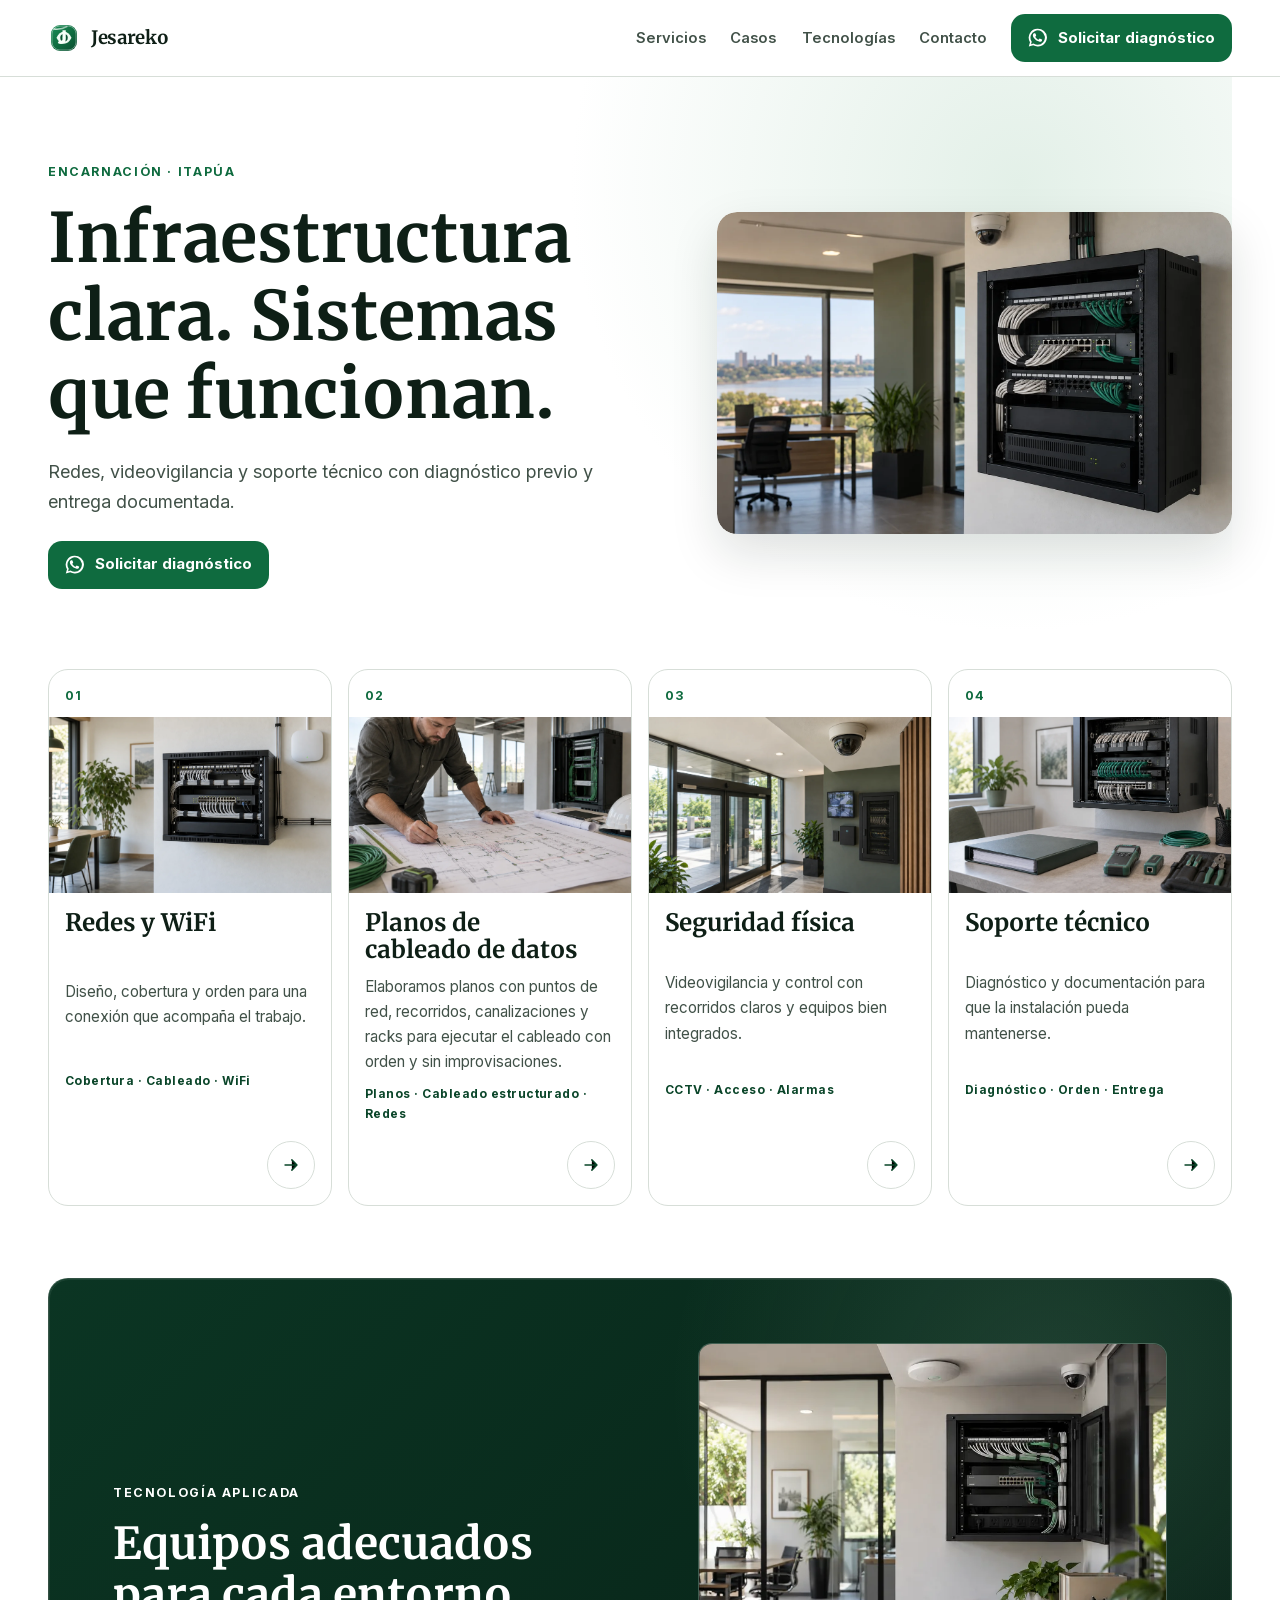
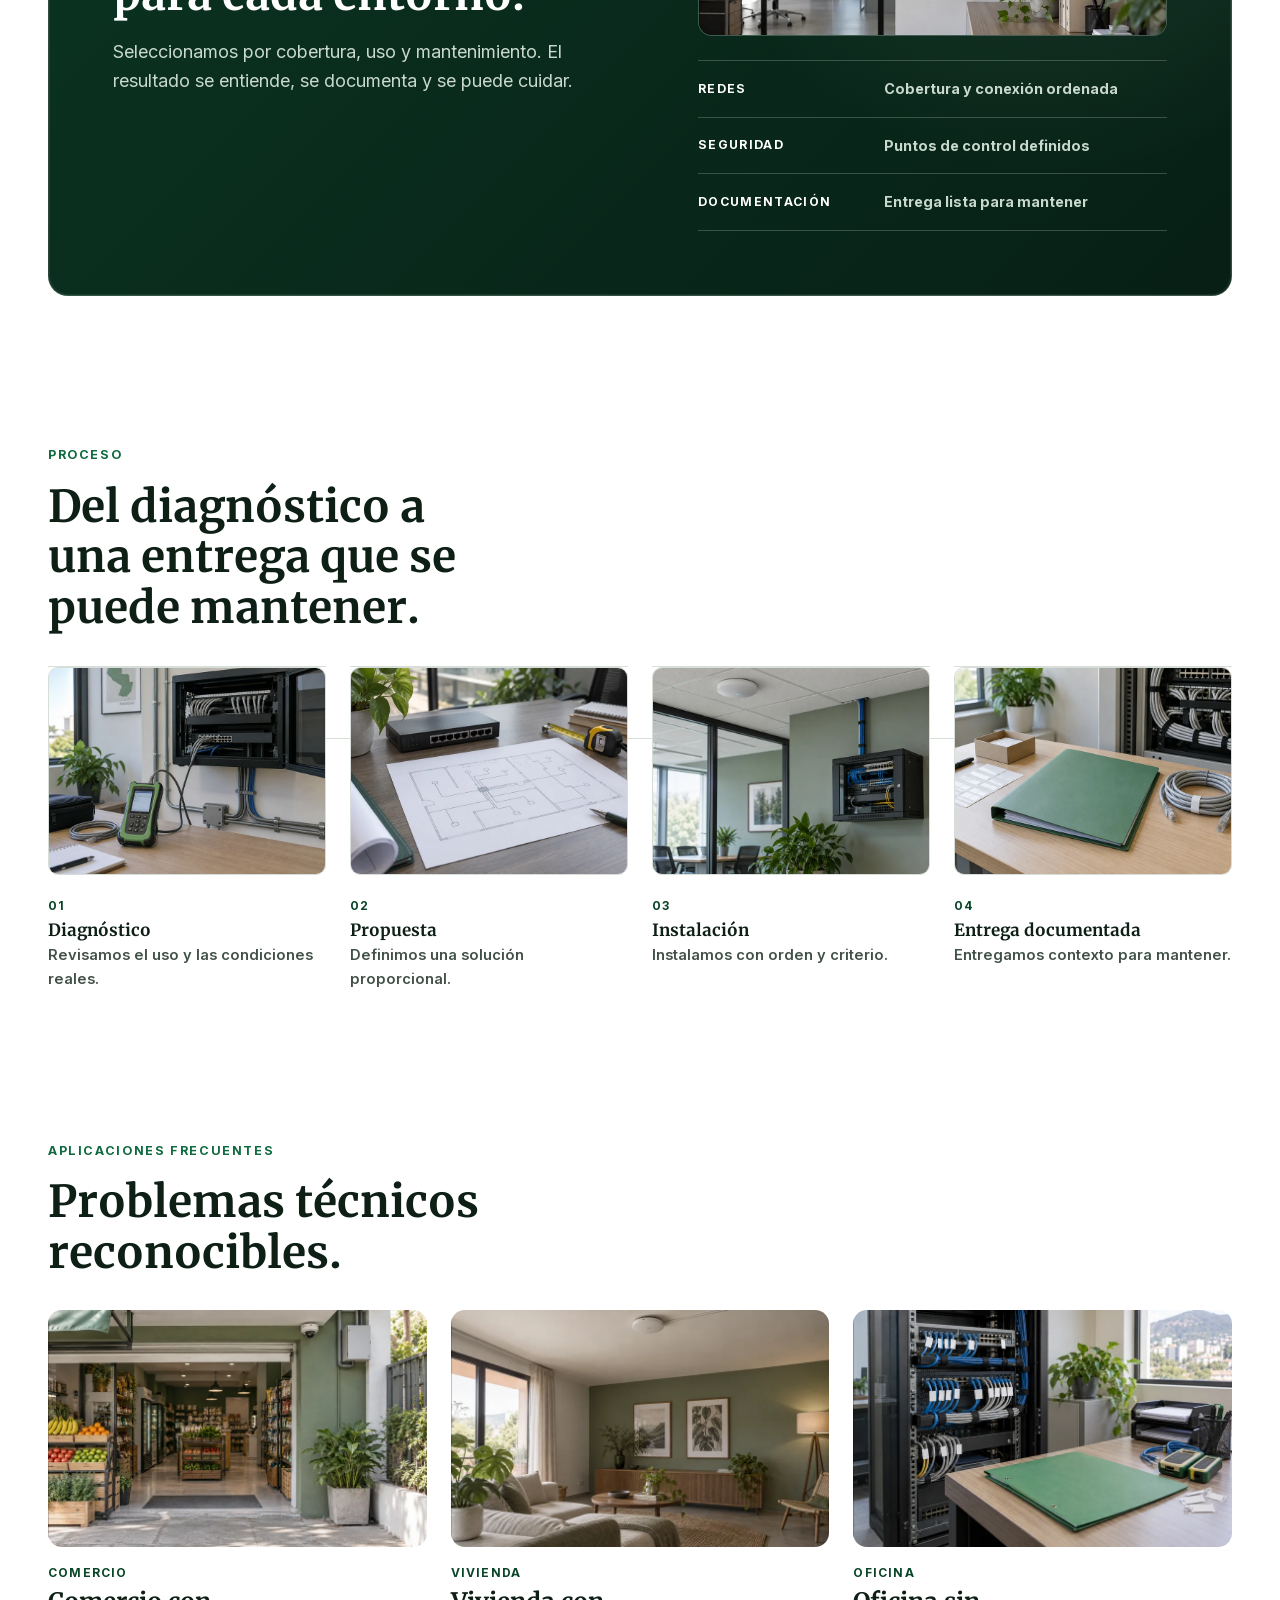
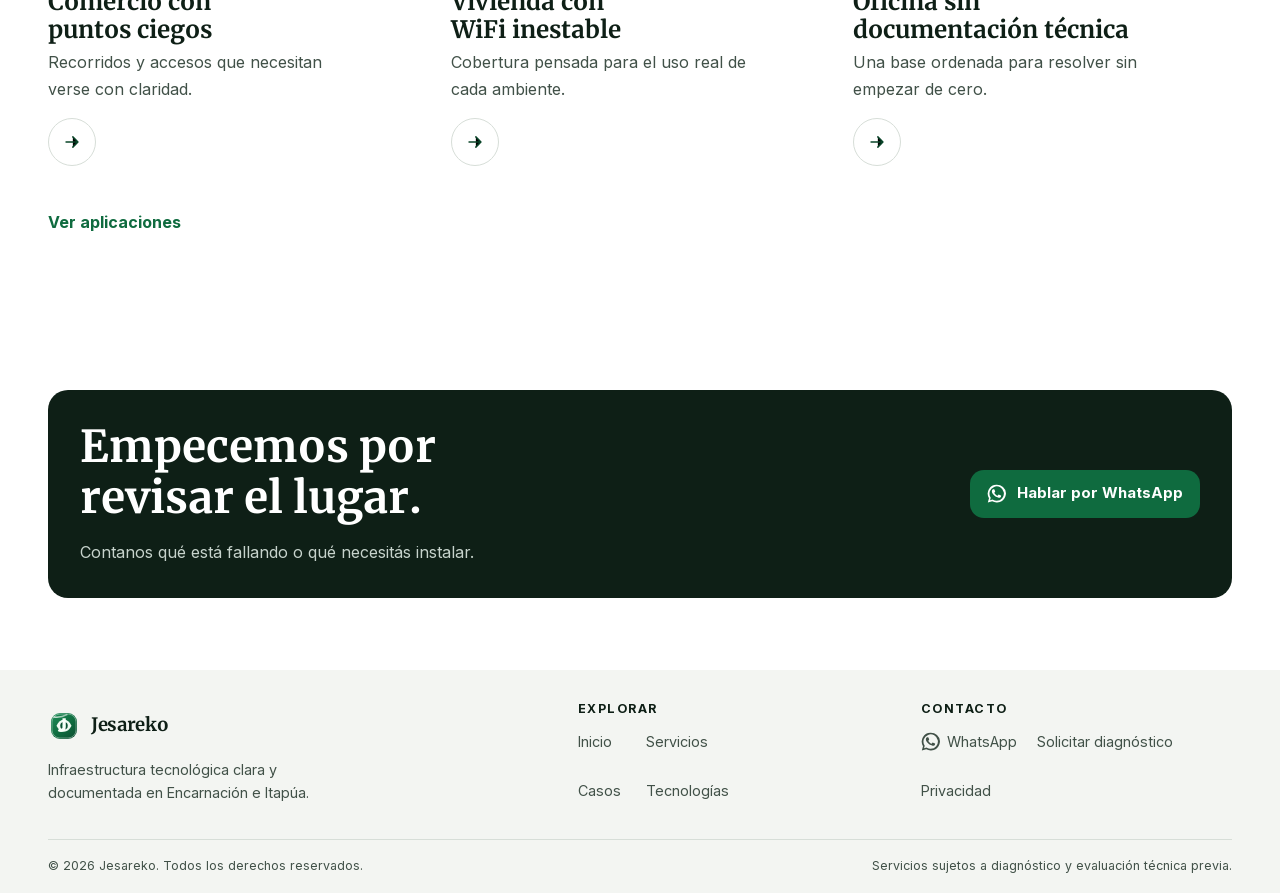
<file: public/index.html>
﻿<!DOCTYPE html>
<html lang="es" class="js">
<head>
  <meta charset="UTF-8">
  <meta name="viewport" content="width=device-width, initial-scale=1.0">
  <title>Redes WiFi, CCTV y soporte técnico en Encarnación | Jesareko</title>
  <meta name="description" content="Planos de cableado de datos, redes WiFi, seguridad y soporte técnico en Encarnación, Itapúa y zonas cercanas.">
  <meta name="author" content="Jesareko">
  <meta name="robots" content="index, follow">
  <link rel="canonical" href="https://jesareko.com/">
  <meta property="og:title" content="Redes WiFi, CCTV y soporte técnico en Encarnación | Jesareko">
  <meta property="og:description" content="Elaboramos planos de cableado de datos e integramos redes WiFi, seguridad y soporte técnico para hogares, comercios y empresas.">
  <meta property="og:type" content="website">
  <meta property="og:url" content="https://jesareko.com/">
  <meta property="og:locale" content="es_PY">
  <meta property="og:site_name" content="Jesareko">
  <meta property="og:image" content="https://jesareko.com/assets/img/jesareko-social-card.png">
  <meta property="og:image:type" content="image/png">
  <meta property="og:image:width" content="1200">
  <meta property="og:image:height" content="630">
  <meta property="og:image:alt" content="Jesareko: redes WiFi, CCTV y soporte técnico en Encarnación">
  <meta name="twitter:card" content="summary_large_image">
  <meta name="twitter:title" content="Redes WiFi, CCTV y soporte técnico en Encarnación | Jesareko">
  <meta name="twitter:description" content="Planos de cableado de datos, redes WiFi, seguridad y soporte técnico en Encarnación, Itapúa y zonas cercanas.">
  <meta name="twitter:image" content="https://jesareko.com/assets/img/jesareko-social-card.png">
  <meta name="twitter:image:alt" content="Jesareko: redes WiFi, CCTV y soporte técnico en Encarnación">
  <link rel="icon" type="image/svg+xml" href="assets/img/jesareko-logo.svg?v=3">
  <noscript><style>.js .nav-toggle { display: none; } .js .nav-menu { display: flex; }</style></noscript>
  <link rel="preload" href="assets/css/styles.css" as="style">
  <link rel="stylesheet" href="assets/css/styles.css">
  <script type="application/ld+json">
  {
    "@context": "https://schema.org",
    "@graph": [
      {
        "@type": "Organization",
        "@id": "https://jesareko.com/#organization",
        "name": "Jesareko",
        "url": "https://jesareko.com/",
        "logo": {
          "@type": "ImageObject",
          "url": "https://jesareko.com/assets/img/jesareko-logo.svg",
          "width": 64,
          "height": 64
        },
        "description": "Planos de cableado de datos, diagnóstico, instalación, integración y soporte de redes WiFi, CCTV, alarmas, control de acceso, detección de incendio, monitoreo y presencia web en Encarnación y zonas cercanas de Itapúa.",
        "email": "alemateo07@gmail.com",
        "telephone": "+595971141032",
        "areaServed": [
          {"@type": "City", "name": "Encarnación"},
          {"@type": "City", "name": "Carmen del Paraná"},
          {"@type": "City", "name": "Cambyretá"},
          {"@type": "City", "name": "Capitán Miranda"},
          {"@type": "City", "name": "Hohenau"},
          {"@type": "City", "name": "Obligado"},
          {"@type": "City", "name": "Bella Vista"}
        ],
        "contactPoint": {
          "@type": "ContactPoint",
          "contactType": "Atención personalizada",
          "telephone": "+595971141032",
          "email": "alemateo07@gmail.com",
          "areaServed": "PY",
          "availableLanguage": "Spanish"
        },
        "hasOfferCatalog": {
          "@type": "OfferCatalog",
          "name": "Servicios tecnológicos Jesareko",
          "itemListElement": [
            {"@type": "Offer", "itemOffered": {"@type": "Service", "name": "Redes y WiFi"}},
            {"@type": "Offer", "itemOffered": {"@type": "Service", "name": "Planos de cableado de datos y cableado estructurado"}},
            {"@type": "Offer", "itemOffered": {"@type": "Service", "name": "CCTV, alarmas, accesos e incendio"}},
            {"@type": "Offer", "itemOffered": {"@type": "Service", "name": "Soporte e infraestructura"}},
            {"@type": "Offer", "itemOffered": {"@type": "Service", "name": "Web, monitoreo y automatización"}}
          ]
        }
      },
      {
        "@type": "WebSite",
        "@id": "https://jesareko.com/#website",
        "url": "https://jesareko.com/",
        "name": "Jesareko",
        "publisher": {"@id": "https://jesareko.com/#organization"},
        "inLanguage": "es-PY"
      }
    ]
  }
  </script>
</head>
<body>
  <svg aria-hidden="true" hidden>
    <symbol id="icon-diagnostic" viewBox="0 0 24 24">
      <path fill="currentColor" d="M7 3h8l4 4v14H7V3Zm8 1.5V8h3.5L15 4.5ZM9 10h8v2H9v-2Zm0 4h8v2H9v-2Zm0 4h5v2H9v-2Z"/>
    </symbol>
    <symbol id="icon-whatsapp" viewBox="0 0 24 24">
      <path fill="currentColor" d="M20 3.9A11.8 11.8 0 0 0 12 1a11 11 0 0 0-9.5 16.7L1 23l5.5-1.4A11.1 11.1 0 0 0 12 23a11 11 0 0 0 8-19.1Zm-8 17.1a9 9 0 0 1-4.6-1.3l-.3-.2-3.3.8.9-3.2-.2-.3a9 9 0 1 1 7.5 4.2Zm5-6.8c-.3-.2-1.8-.9-2-.9-.3-.1-.5-.2-.7.2l-.8 1c-.2.2-.3.3-.6.1a7.4 7.4 0 0 1-2.2-1.4 8.1 8.1 0 0 1-1.5-1.9c-.2-.3 0-.4.1-.6l.5-.5c.2-.2.2-.3.3-.5l.1-.5c0-.2-.7-1.7-1-2.3-.2-.5-.4-.4-.7-.4h-.6c-.2 0-.5.1-.8.4a3.2 3.2 0 0 0-1 2.4c0 1.4 1 2.8 1.1 3 .2.2 2 3 4.8 4.1 2.9 1.2 2.9.8 3.4.8.5-.1 1.8-.7 2-1.4.3-.7.3-1.3.2-1.4-.1-.2-.3-.2-.6-.4Z"/>
    </symbol>
  </svg>
  <a class="skip-link" href="#mainContent">Saltar al contenido principal</a>

  <header class="site-header" id="siteHeader">
    <nav class="site-nav container" aria-label="Navegación principal">
      <a class="brand-lockup" href="/" aria-label="Jesareko, inicio">
        <img src="assets/img/jesareko-logo.svg" alt="" width="32" height="32">
        <span>Jesareko</span>
      </a>
      <button class="nav-toggle" id="navToggle" type="button" aria-label="Abrir menú" aria-controls="primaryMenu" aria-expanded="false">
        <span aria-hidden="true"></span><span aria-hidden="true"></span><span aria-hidden="true"></span>
      </button>
      <div class="nav-menu" id="primaryMenu">
        <a href="/servicios">Servicios</a><a href="/casos">Casos</a><a href="/tecnologias">Tecnologías</a><a href="/contacto">Contacto</a>
        <a class="btn btn--primary" href="https://wa.me/595971141032?text=Hola%20Jesareko%2C%20quiero%20solicitar%20un%20diagn%C3%B3stico%20t%C3%A9cnico." target="_blank" rel="noopener noreferrer">
          <svg class="icon" aria-hidden="true"><use href="#icon-whatsapp"></use></svg><span>Solicitar diagnóstico</span>
        </a>
      </div>
    </nav>
  </header>

  <main id="mainContent" class="home-page">
    <section class="hero editorial-grid home-hero" id="hero">
      <div class="hero__copy"><p class="eyebrow">Encarnación · Itapúa</p><h1>Infraestructura clara. Sistemas que funcionan.</h1><p>Redes, videovigilancia y soporte técnico con diagnóstico previo y entrega documentada.</p><a class="btn btn--primary" href="https://wa.me/595971141032?text=Hola%20Jesareko%2C%20quiero%20solicitar%20un%20diagn%C3%B3stico%20t%C3%A9cnico." target="_blank" rel="noopener noreferrer"><svg class="icon" aria-hidden="true"><use href="#icon-whatsapp"></use></svg><span>Solicitar diagnóstico</span></a></div>
      <figure class="hero__media home-hero__media">
        <img src="assets/img/home-hero-infrastructure.webp" alt="Gabinete de red instalado junto a una cámara de seguridad en una oficina" width="1586" height="992" fetchpriority="high" decoding="async">
      </figure>
    </section>
    <section class="service-row home-services" id="areas" aria-label="Áreas principales">
      <a class="service-row__item home-service-card" href="/servicios#redes"><span class="home-service-card__index">01</span><figure class="home-service-card__media"><img src="assets/img/home-service-networks.webp" alt="" width="1586" height="992" loading="lazy" decoding="async"></figure><div class="home-service-card__copy"><h2>Redes y WiFi</h2><p>Diseño, cobertura y orden para una conexión que acompaña el trabajo.</p><p class="home-service-card__tags">Cobertura · Cableado · WiFi</p></div><svg class="home-service-card__arrow" aria-hidden="true" viewBox="0 0 24 24"><path d="M5 12h13M13 6l6 6-6 6"></path></svg></a>
      <a class="service-row__item home-service-card" href="/servicios#planos-cableado-datos"><span class="home-service-card__index">02</span><figure class="home-service-card__media"><img src="assets/img/home-service-data-cabling.webp" alt="" width="1586" height="992" loading="lazy" decoding="async"></figure><div class="home-service-card__copy"><h2>Planos de cableado de datos</h2><p>Elaboramos planos con puntos de red, recorridos, canalizaciones y racks para ejecutar el cableado con orden y sin improvisaciones.</p><p class="home-service-card__tags">Planos · Cableado estructurado · Redes</p></div><svg class="home-service-card__arrow" aria-hidden="true" viewBox="0 0 24 24"><path d="M5 12h13M13 6l6 6-6 6"></path></svg></a>
      <a class="service-row__item home-service-card" href="/servicios#seguridad"><span class="home-service-card__index">03</span><figure class="home-service-card__media"><img src="assets/img/home-service-security.webp" alt="" width="1586" height="992" loading="lazy" decoding="async"></figure><div class="home-service-card__copy"><h2>Seguridad física</h2><p>Videovigilancia y control con recorridos claros y equipos bien integrados.</p><p class="home-service-card__tags">CCTV · Acceso · Alarmas</p></div><svg class="home-service-card__arrow" aria-hidden="true" viewBox="0 0 24 24"><path d="M5 12h13M13 6l6 6-6 6"></path></svg></a>
      <a class="service-row__item home-service-card" href="/servicios#soporte"><span class="home-service-card__index">04</span><figure class="home-service-card__media"><img src="assets/img/home-service-support.webp" alt="" width="1586" height="992" loading="lazy" decoding="async"></figure><div class="home-service-card__copy"><h2>Soporte técnico</h2><p>Diagnóstico y documentación para que la instalación pueda mantenerse.</p><p class="home-service-card__tags">Diagnóstico · Orden · Entrega</p></div><svg class="home-service-card__arrow" aria-hidden="true" viewBox="0 0 24 24"><path d="M5 12h13M13 6l6 6-6 6"></path></svg></a>
    </section>
    <section class="technology-proof home-technology" id="evidence"><div class="home-technology__intro"><p class="eyebrow">Tecnología aplicada</p><h2>Equipos adecuados para cada entorno.</h2><p>Seleccionamos por cobertura, uso y mantenimiento. El resultado se entiende, se documenta y se puede cuidar.</p></div><div class="home-technology__system"><figure class="home-technology__media"><img src="assets/img/home-technology-infrastructure.webp" srcset="assets/img/home-technology-infrastructure-768.webp 768w, assets/img/home-technology-infrastructure.webp 1587w" sizes="(min-width: 48rem) 44vw, 100vw" alt="" width="1587" height="992" loading="lazy" decoding="async"></figure><div class="application-list"><span><strong>Redes</strong> Cobertura y conexión ordenada</span><span><strong>Seguridad</strong> Puntos de control definidos</span><span><strong>Documentación</strong> Entrega lista para mantener</span></div></div></section>
    <section class="process-section home-process" id="process"><p class="eyebrow">Proceso</p><h2>Del diagnóstico a una entrega que se puede mantener.</h2><ol class="process-list home-process__list"><li class="home-process__step"><figure class="home-process__media"><img src="assets/img/home-process-diagnosis.webp" srcset="assets/img/home-process-diagnosis-768.webp 768w, assets/img/home-process-diagnosis.webp 1448w" sizes="(min-width: 48rem) 22vw, 7rem" alt="" width="1448" height="1086" loading="lazy" decoding="async"></figure><div class="home-process__copy"><span>01</span><h3>Diagnóstico</h3><p>Revisamos el uso y las condiciones reales.</p></div></li><li class="home-process__step"><figure class="home-process__media"><img src="assets/img/home-process-proposal.webp" srcset="assets/img/home-process-proposal-768.webp 768w, assets/img/home-process-proposal.webp 1448w" sizes="(min-width: 48rem) 22vw, 7rem" alt="" width="1448" height="1086" loading="lazy" decoding="async"></figure><div class="home-process__copy"><span>02</span><h3>Propuesta</h3><p>Definimos una solución proporcional.</p></div></li><li class="home-process__step"><figure class="home-process__media"><img src="assets/img/home-process-installation.webp" srcset="assets/img/home-process-installation-768.webp 768w, assets/img/home-process-installation.webp 1448w" sizes="(min-width: 48rem) 22vw, 7rem" alt="" width="1448" height="1086" loading="lazy" decoding="async"></figure><div class="home-process__copy"><span>03</span><h3>Instalación</h3><p>Instalamos con orden y criterio.</p></div></li><li class="home-process__step"><figure class="home-process__media"><img src="assets/img/home-process-handover.webp" srcset="assets/img/home-process-handover-768.webp 768w, assets/img/home-process-handover.webp 1448w" sizes="(min-width: 48rem) 22vw, 7rem" alt="" width="1448" height="1086" loading="lazy" decoding="async"></figure><div class="home-process__copy"><span>04</span><h3>Entrega documentada</h3><p>Entregamos contexto para mantener.</p></div></li></ol></section>
    <section class="case-preview home-cases" id="cases"><p class="eyebrow">Aplicaciones frecuentes</p><h2>Problemas técnicos reconocibles.</h2><div class="case-preview__grid home-cases__grid"><article><a class="home-case-card" href="/casos"><figure class="home-case-card__media"><img src="assets/img/home-case-commerce.webp" srcset="assets/img/home-case-commerce-768.webp 768w, assets/img/home-case-commerce.webp 1587w" sizes="(min-width: 48rem) 30vw, 100vw" alt="" width="1587" height="992" loading="lazy" decoding="async"></figure><span>Comercio</span><h3>Comercio con puntos ciegos</h3><p>Recorridos y accesos que necesitan verse con claridad.</p><svg aria-hidden="true" viewBox="0 0 24 24"><path d="M5 12h13M13 6l6 6-6 6"></path></svg></a></article><article><a class="home-case-card" href="/casos"><figure class="home-case-card__media"><img src="assets/img/home-case-residential.webp" srcset="assets/img/home-case-residential-768.webp 768w, assets/img/home-case-residential.webp 1587w" sizes="(min-width: 48rem) 30vw, 100vw" alt="" width="1587" height="992" loading="lazy" decoding="async"></figure><span>Vivienda</span><h3>Vivienda con WiFi inestable</h3><p>Cobertura pensada para el uso real de cada ambiente.</p><svg aria-hidden="true" viewBox="0 0 24 24"><path d="M5 12h13M13 6l6 6-6 6"></path></svg></a></article><article><a class="home-case-card" href="/casos"><figure class="home-case-card__media"><img src="assets/img/home-case-office.webp" srcset="assets/img/home-case-office-768.webp 768w, assets/img/home-case-office.webp 1587w" sizes="(min-width: 48rem) 30vw, 100vw" alt="" width="1587" height="992" loading="lazy" decoding="async"></figure><span>Oficina</span><h3>Oficina sin documentación técnica</h3><p>Una base ordenada para resolver sin empezar de cero.</p><svg aria-hidden="true" viewBox="0 0 24 24"><path d="M5 12h13M13 6l6 6-6 6"></path></svg></a></article></div><a href="/casos">Ver aplicaciones</a></section>
    <section class="diagnostic-cta" id="diagnostic"><h2>Empecemos por revisar el lugar.</h2><p>Contanos qué está fallando o qué necesitás instalar.</p><a class="btn btn--primary" href="https://wa.me/595971141032?text=Hola%20Jesareko%2C%20quiero%20solicitar%20un%20diagn%C3%B3stico%20t%C3%A9cnico." target="_blank" rel="noopener noreferrer"><svg class="icon" aria-hidden="true"><use href="#icon-whatsapp"></use></svg><span>Hablar por WhatsApp</span></a></section>
  </main>

  <footer class="site-footer">
    <div class="container footer-grid">
      <div class="footer-brand">
        <a class="brand-lockup" href="/" aria-label="Jesareko, inicio"><img src="assets/img/jesareko-logo.svg" alt="" width="32" height="32"><span>Jesareko</span></a>
        <p>Infraestructura tecnológica clara y documentada en Encarnación e Itapúa.</p>
      </div>
      <nav aria-label="Navegación del pie"><h2>Explorar</h2><a href="/">Inicio</a><a href="/servicios">Servicios</a><a href="/casos">Casos</a><a href="/tecnologias">Tecnologías</a></nav>
      <div><h2>Contacto</h2><a href="https://wa.me/595971141032?text=Hola%20Jesareko%2C%20quiero%20solicitar%20un%20diagn%C3%B3stico%20t%C3%A9cnico." target="_blank" rel="noopener noreferrer"><svg class="icon" aria-hidden="true"><use href="#icon-whatsapp"></use></svg><span>WhatsApp</span></a><a href="/contacto">Solicitar diagnóstico</a><a href="/privacidad">Privacidad</a></div>
    </div>
    <div class="container footer-bottom">
      <div class="footer-legal">
        <p>© 2026 Jesareko. Todos los derechos reservados.</p><p>Servicios sujetos a diagnóstico y evaluación técnica previa.</p>
      </div>
    </div>
  </footer>

  <button class="back-to-top" id="backToTop" type="button" aria-label="Volver arriba" aria-hidden="true" tabindex="-1">
    <svg class="btn-icon" width="20" height="20" viewBox="0 0 24 24" aria-hidden="true">
      <path d="M12 5l7 7-1.4 1.4-4.6-4.6V20h-2V8.8l-4.6 4.6L5 12l7-7z" fill="currentColor"></path>
    </svg>
  </button>

  <script src="assets/js/main.js"></script>
</body>
</html>
</file>
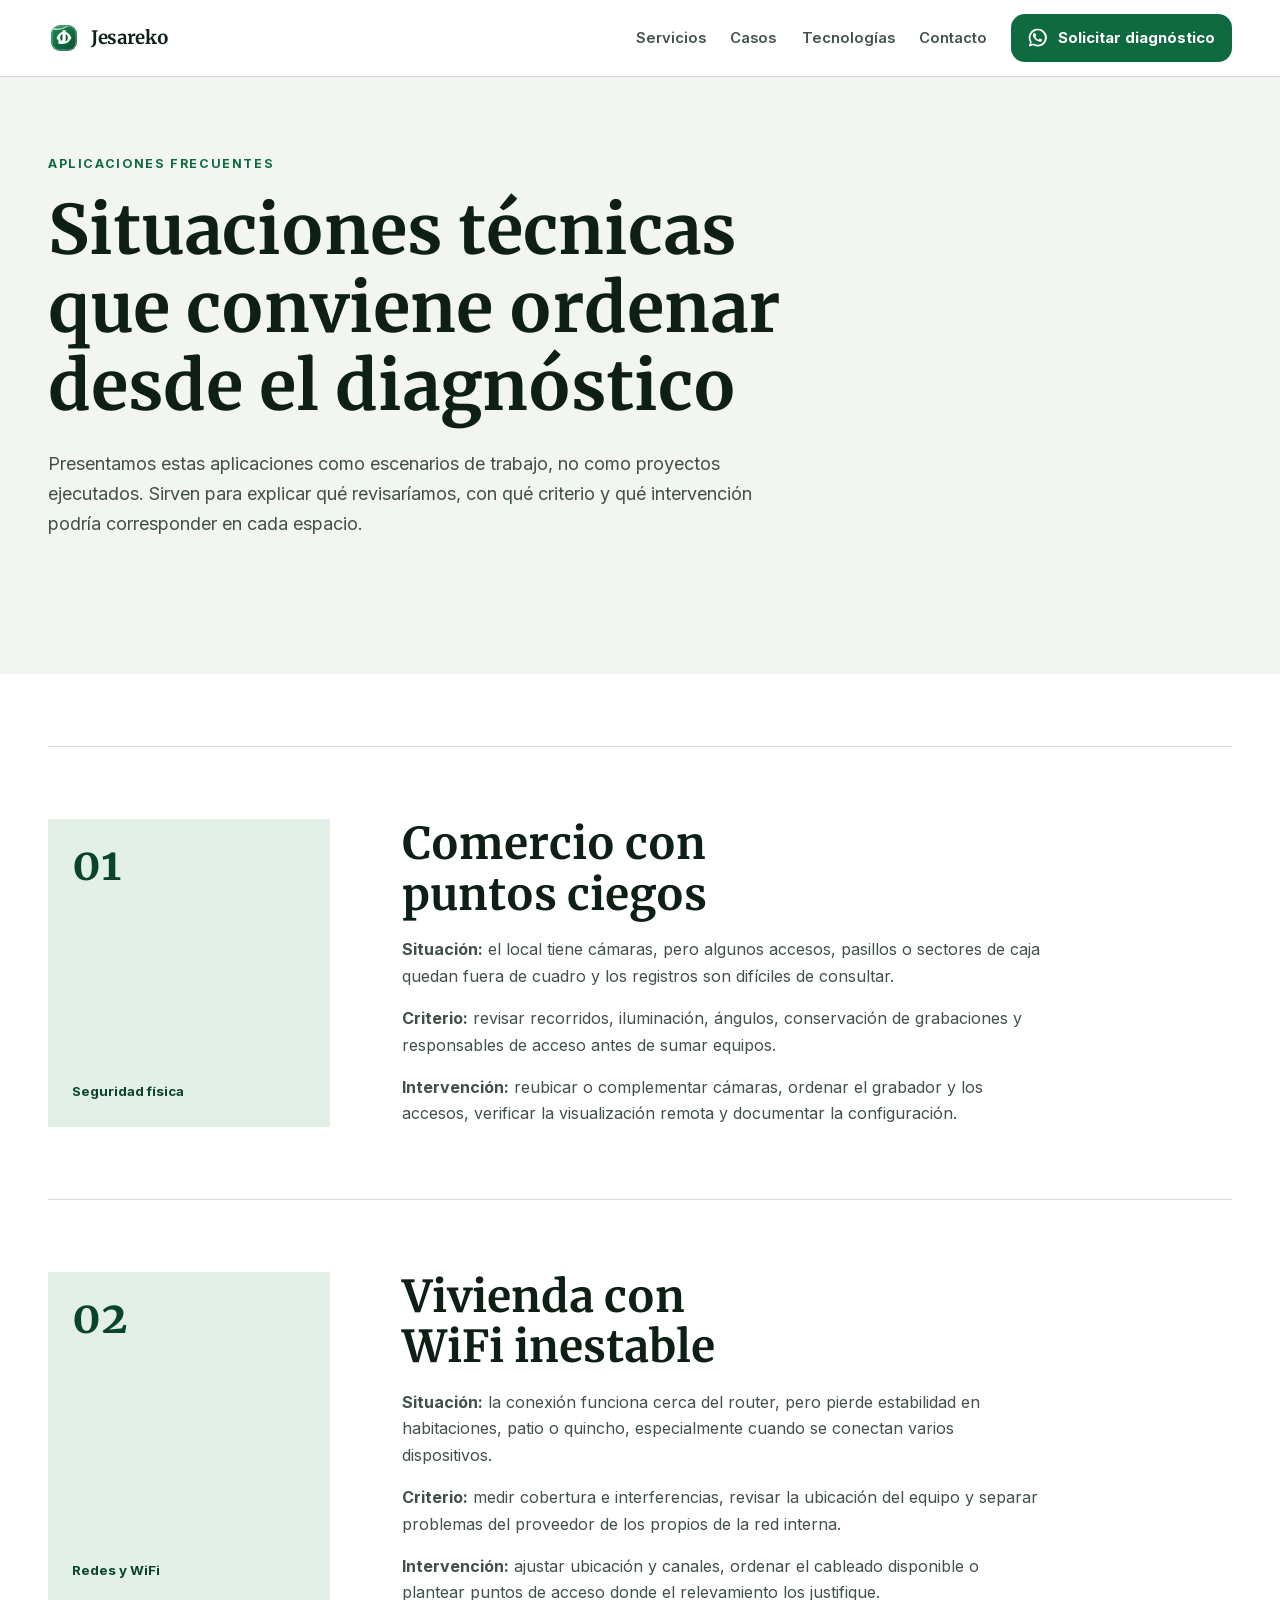
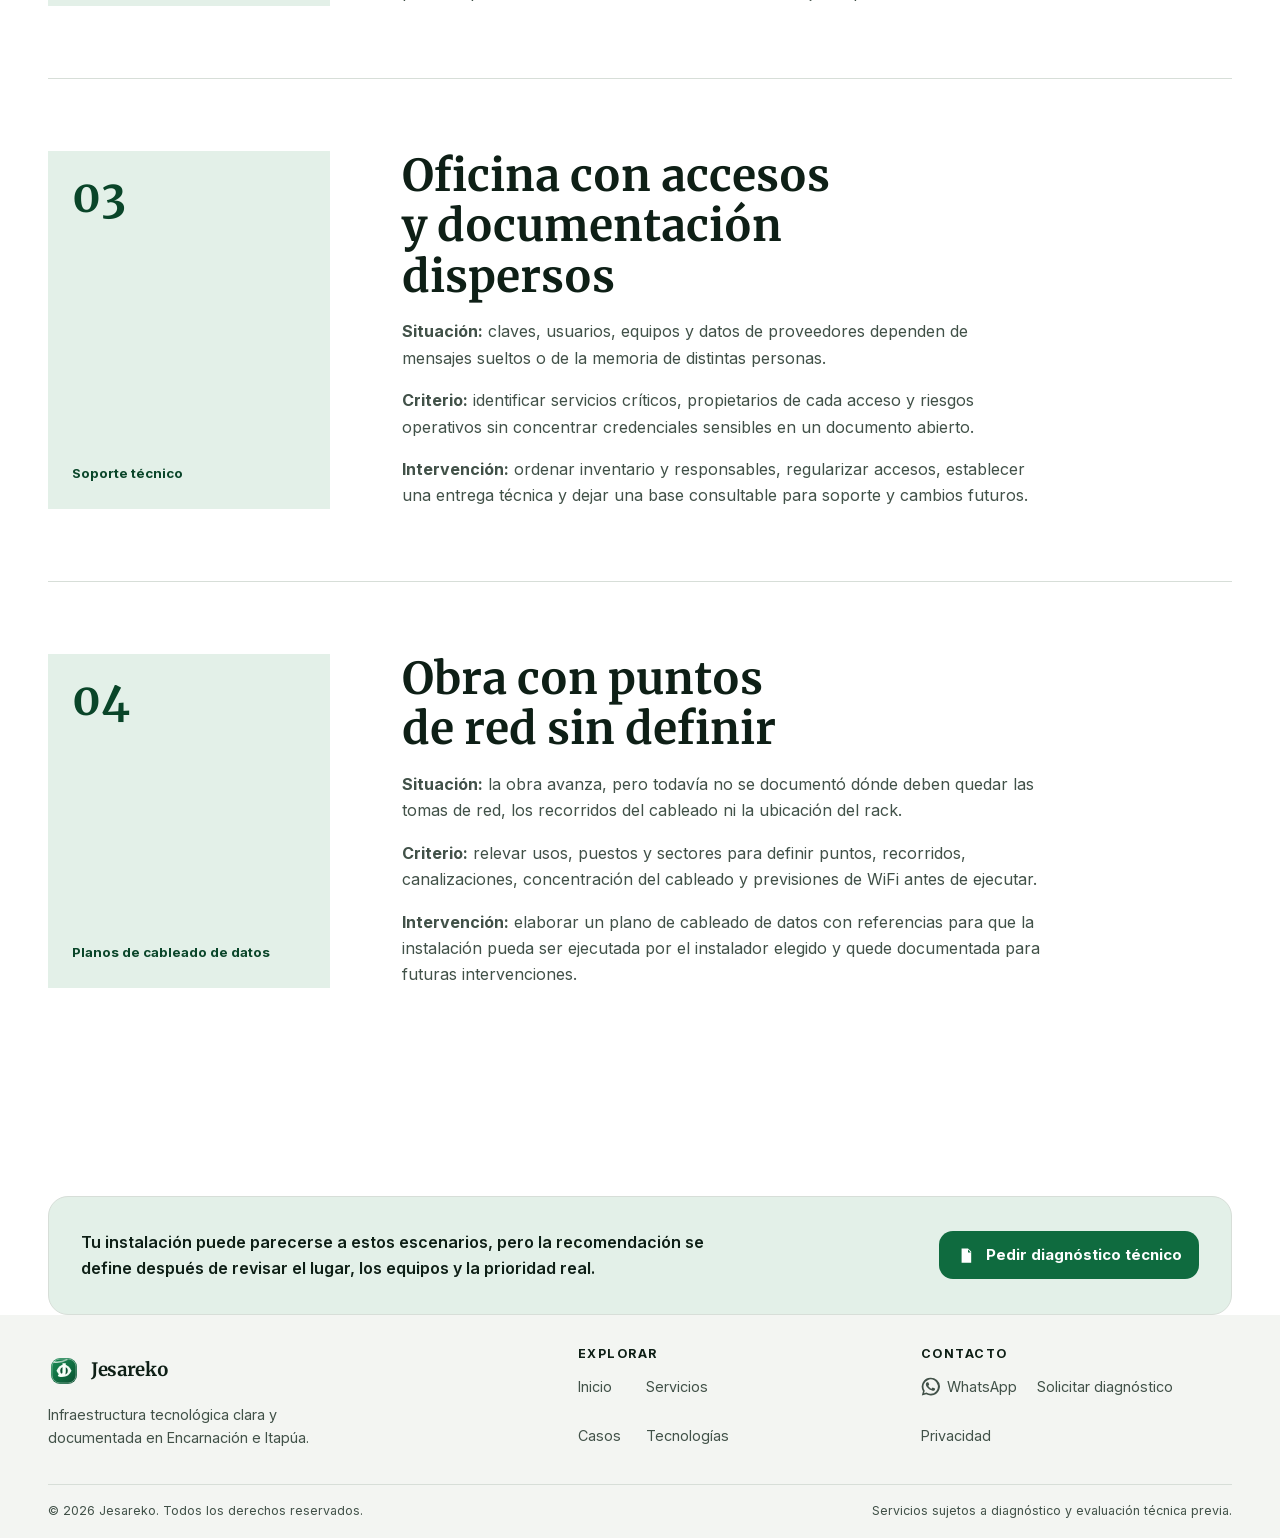
<file: public/casos.html>
﻿<!DOCTYPE html>
<html lang="es">
<head>
  <meta charset="UTF-8">
  <meta name="viewport" content="width=device-width, initial-scale=1.0">
  <title>Aplicaciones de cableado de datos, seguridad, WiFi y soporte | Jesareko</title>
  <meta name="description" content="Aplicaciones de planos de cableado de datos, seguridad, WiFi y soporte técnico para obras, comercios, viviendas y oficinas en Encarnación e Itapúa.">
  <meta name="author" content="Jesareko">
  <meta name="robots" content="index, follow">
  <link rel="canonical" href="https://jesareko.com/casos">
  <meta property="og:title" content="Aplicaciones de cableado de datos, seguridad, WiFi y soporte | Jesareko">
  <meta property="og:description" content="Aplicaciones de planos de cableado de datos, seguridad, WiFi y soporte técnico para obras, comercios, viviendas y oficinas en Encarnación e Itapúa.">
  <meta property="og:type" content="website">
  <meta property="og:url" content="https://jesareko.com/casos">
  <meta property="og:locale" content="es_PY">
  <meta property="og:site_name" content="Jesareko">
  <meta property="og:image" content="https://jesareko.com/assets/img/jesareko-social-card.png">
  <meta property="og:image:type" content="image/png">
  <meta property="og:image:width" content="1200">
  <meta property="og:image:height" content="630">
  <meta property="og:image:alt" content="Aplicaciones de cableado de datos, seguridad, WiFi y soporte técnico de Jesareko">
  <meta name="twitter:card" content="summary_large_image">
  <meta name="twitter:title" content="Aplicaciones de cableado de datos, seguridad, WiFi y soporte | Jesareko">
  <meta name="twitter:description" content="Aplicaciones de planos de cableado de datos, seguridad, WiFi y soporte técnico para obras, comercios, viviendas y oficinas en Encarnación e Itapúa.">
  <meta name="twitter:image" content="https://jesareko.com/assets/img/jesareko-social-card.png">
  <meta name="twitter:image:alt" content="Aplicaciones de cableado de datos, seguridad, WiFi y soporte técnico de Jesareko">
  <link rel="icon" type="image/svg+xml" href="assets/img/jesareko-logo.svg?v=3">
  
  <link rel="preload" href="assets/css/styles.css" as="style">
  <link rel="stylesheet" href="assets/css/styles.css">
  <script type="application/ld+json">
  {
    "@context": "https://schema.org",
    "@type": "WebPage",
    "@id": "https://jesareko.com/casos#webpage",
    "url": "https://jesareko.com/casos",
    "name": "Aplicaciones de cableado de datos, seguridad, WiFi y soporte",
    "description": "Aplicaciones de planos de cableado de datos, seguridad, WiFi y soporte técnico para obras, comercios, viviendas y oficinas en Encarnación e Itapúa.",
    "isPartOf": {"@type": "WebSite", "@id": "https://jesareko.com/#website", "url": "https://jesareko.com/", "name": "Jesareko"},
    "about": {"@type": "Organization", "@id": "https://jesareko.com/#organization", "name": "Jesareko", "url": "https://jesareko.com/"},
    "inLanguage": "es-PY"
  }
  </script>
</head>
<body>
  <svg aria-hidden="true" hidden>
    <symbol id="icon-diagnostic" viewBox="0 0 24 24">
      <path fill="currentColor" d="M7 3h8l4 4v14H7V3Zm8 1.5V8h3.5L15 4.5ZM9 10h8v2H9v-2Zm0 4h8v2H9v-2Zm0 4h5v2H9v-2Z"/>
    </symbol>
    <symbol id="icon-whatsapp" viewBox="0 0 24 24">
      <path fill="currentColor" d="M20 3.9A11.8 11.8 0 0 0 12 1a11 11 0 0 0-9.5 16.7L1 23l5.5-1.4A11.1 11.1 0 0 0 12 23a11 11 0 0 0 8-19.1Zm-8 17.1a9 9 0 0 1-4.6-1.3l-.3-.2-3.3.8.9-3.2-.2-.3a9 9 0 1 1 7.5 4.2Zm5-6.8c-.3-.2-1.8-.9-2-.9-.3-.1-.5-.2-.7.2l-.8 1c-.2.2-.3.3-.6.1a7.4 7.4 0 0 1-2.2-1.4 8.1 8.1 0 0 1-1.5-1.9c-.2-.3 0-.4.1-.6l.5-.5c.2-.2.2-.3.3-.5l.1-.5c0-.2-.7-1.7-1-2.3-.2-.5-.4-.4-.7-.4h-.6c-.2 0-.5.1-.8.4a3.2 3.2 0 0 0-1 2.4c0 1.4 1 2.8 1.1 3 .2.2 2 3 4.8 4.1 2.9 1.2 2.9.8 3.4.8.5-.1 1.8-.7 2-1.4.3-.7.3-1.3.2-1.4-.1-.2-.3-.2-.6-.4Z"/>
    </symbol>
  </svg>
  <a class="skip-link" href="#inicio">Saltar al contenido principal</a>

  <header class="site-header" id="siteHeader">
    <nav class="site-nav container" aria-label="Navegación principal">
      <a class="brand-lockup" href="/" aria-label="Jesareko, inicio">
        <img src="assets/img/jesareko-logo.svg" alt="" width="32" height="32">
        <span>Jesareko</span>
      </a>
      <button class="nav-toggle" id="navToggle" type="button" aria-label="Abrir menú" aria-controls="primaryMenu" aria-expanded="false">
        <span aria-hidden="true"></span><span aria-hidden="true"></span><span aria-hidden="true"></span>
      </button>
      <div class="nav-menu" id="primaryMenu">
        <a href="/servicios">Servicios</a><a href="/casos">Casos</a><a href="/tecnologias">Tecnologías</a><a href="/contacto">Contacto</a>
        <a class="btn btn--primary" href="https://wa.me/595971141032?text=Hola%20Jesareko%2C%20quiero%20solicitar%20un%20diagn%C3%B3stico%20t%C3%A9cnico." target="_blank" rel="noopener noreferrer">
          <svg class="icon" aria-hidden="true"><use href="#icon-whatsapp"></use></svg><span>Solicitar diagnóstico</span>
        </a>
      </div>
    </nav>
  </header>

  <main id="inicio">
    <section class="section section--light" id="escenarios">
      <div class="container">
        <div class="section-heading">
          <span class="eyebrow">Aplicaciones frecuentes</span>
          <h1>Situaciones técnicas que conviene ordenar desde el diagnóstico</h1>
          <p>Presentamos estas aplicaciones como escenarios de trabajo, no como proyectos ejecutados. Sirven para explicar qué revisaríamos, con qué criterio y qué intervención podría corresponder en cada espacio.</p>
        </div>
      </div>
    </section>

    <section class="section" aria-label="Escenarios técnicos frecuentes">
      <div class="container">
        <div class="case-studies">
          <article class="case-study">
            <div class="case-study__media" aria-hidden="true"><span>01</span><small>Seguridad física</small></div>
            <div class="case-study__body">
              <h2>Comercio con puntos ciegos</h2>
              <p><strong>Situación:</strong> el local tiene cámaras, pero algunos accesos, pasillos o sectores de caja quedan fuera de cuadro y los registros son difíciles de consultar.</p>
              <p><strong>Criterio:</strong> revisar recorridos, iluminación, ángulos, conservación de grabaciones y responsables de acceso antes de sumar equipos.</p>
              <p><strong>Intervención:</strong> reubicar o complementar cámaras, ordenar el grabador y los accesos, verificar la visualización remota y documentar la configuración.</p>
            </div>
          </article>
          <article class="case-study">
            <div class="case-study__media" aria-hidden="true"><span>02</span><small>Redes y WiFi</small></div>
            <div class="case-study__body">
              <h2>Vivienda con WiFi inestable</h2>
              <p><strong>Situación:</strong> la conexión funciona cerca del router, pero pierde estabilidad en habitaciones, patio o quincho, especialmente cuando se conectan varios dispositivos.</p>
              <p><strong>Criterio:</strong> medir cobertura e interferencias, revisar la ubicación del equipo y separar problemas del proveedor de los propios de la red interna.</p>
              <p><strong>Intervención:</strong> ajustar ubicación y canales, ordenar el cableado disponible o plantear puntos de acceso donde el relevamiento los justifique.</p>
            </div>
          </article>
          <article class="case-study">
            <div class="case-study__media" aria-hidden="true"><span>03</span><small>Soporte técnico</small></div>
            <div class="case-study__body">
              <h2>Oficina con accesos y documentación dispersos</h2>
              <p><strong>Situación:</strong> claves, usuarios, equipos y datos de proveedores dependen de mensajes sueltos o de la memoria de distintas personas.</p>
              <p><strong>Criterio:</strong> identificar servicios críticos, propietarios de cada acceso y riesgos operativos sin concentrar credenciales sensibles en un documento abierto.</p>
              <p><strong>Intervención:</strong> ordenar inventario y responsables, regularizar accesos, establecer una entrega técnica y dejar una base consultable para soporte y cambios futuros.</p>
            </div>
          </article>
          <article class="case-study">
            <div class="case-study__media" aria-hidden="true"><span>04</span><small>Planos de cableado de datos</small></div>
            <div class="case-study__body">
              <h2>Obra con puntos de red sin definir</h2>
              <p><strong>Situación:</strong> la obra avanza, pero todavía no se documentó dónde deben quedar las tomas de red, los recorridos del cableado ni la ubicación del rack.</p>
              <p><strong>Criterio:</strong> relevar usos, puestos y sectores para definir puntos, recorridos, canalizaciones, concentración del cableado y previsiones de WiFi antes de ejecutar.</p>
              <p><strong>Intervención:</strong> elaborar un plano de cableado de datos con referencias para que la instalación pueda ser ejecutada por el instalador elegido y quede documentada para futuras intervenciones.</p>
            </div>
          </article>
        </div>
      </div>
    </section>

    <div class="container">
      <div class="cta-band">
        <p>Tu instalación puede parecerse a estos escenarios, pero la recomendación se define después de revisar el lugar, los equipos y la prioridad real.</p>
        <a class="btn btn--primary" href="/contacto"><svg class="btn-icon" aria-hidden="true"><use href="#icon-diagnostic"/></svg>Pedir diagnóstico técnico</a>
      </div>
    </div>
  </main>

  <footer class="site-footer">
    <div class="container footer-grid">
      <div class="footer-brand">
        <a class="brand-lockup" href="/" aria-label="Jesareko, inicio"><img src="assets/img/jesareko-logo.svg" alt="" width="32" height="32"><span>Jesareko</span></a>
        <p>Infraestructura tecnológica clara y documentada en Encarnación e Itapúa.</p>
      </div>
      <nav aria-label="Navegación del pie"><h2>Explorar</h2><a href="/">Inicio</a><a href="/servicios">Servicios</a><a href="/casos">Casos</a><a href="/tecnologias">Tecnologías</a></nav>
      <div><h2>Contacto</h2><a href="https://wa.me/595971141032?text=Hola%20Jesareko%2C%20quiero%20solicitar%20un%20diagn%C3%B3stico%20t%C3%A9cnico." target="_blank" rel="noopener noreferrer"><svg class="icon" aria-hidden="true"><use href="#icon-whatsapp"></use></svg><span>WhatsApp</span></a><a href="/contacto">Solicitar diagnóstico</a><a href="/privacidad">Privacidad</a></div>
    </div>
    <div class="container footer-bottom">
      <div class="footer-legal">
        <p>© 2026 Jesareko. Todos los derechos reservados.</p><p>Servicios sujetos a diagnóstico y evaluación técnica previa.</p>
      </div>
    </div>
  </footer>

  <button class="back-to-top" id="backToTop" type="button" aria-label="Volver arriba" aria-hidden="true" tabindex="-1">
    <svg class="btn-icon" width="20" height="20" viewBox="0 0 24 24" aria-hidden="true">
      <path d="M12 5l7 7-1.4 1.4-4.6-4.6V20h-2V8.8l-4.6 4.6L5 12l7-7z" fill="currentColor"></path>
    </svg>
  </button>

  <script src="assets/js/main.js"></script>
</body>
</html>
</file>
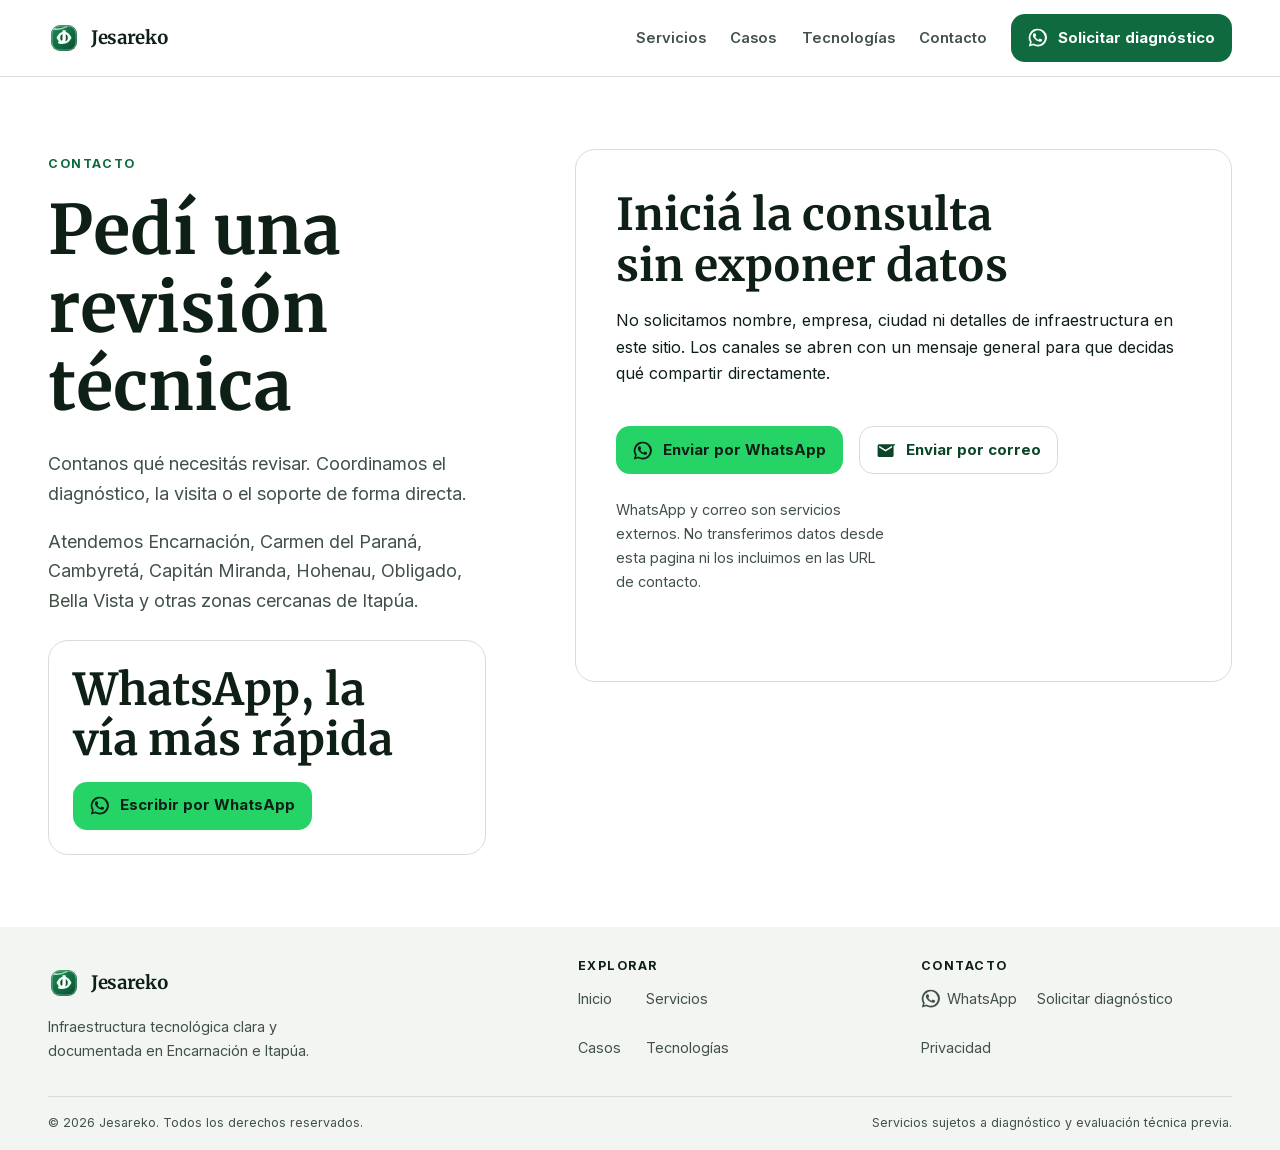
<file: public/contacto.html>
﻿<!DOCTYPE html>
<html lang="es">
<head>
  <meta charset="UTF-8">
  <meta name="viewport" content="width=device-width, initial-scale=1.0">
  <title>Diagnóstico técnico en Encarnación | Jesareko</title>
  <meta name="description" content="Pedí una revisión personalizada de WiFi, CCTV, alarmas o soporte técnico en Encarnación y zonas cercanas de Itapúa por WhatsApp o correo.">
  <meta name="author" content="Jesareko">
  <meta name="robots" content="index, follow">
  <link rel="canonical" href="https://jesareko.com/contacto">
  <meta property="og:title" content="Diagnóstico técnico en Encarnación | Jesareko">
  <meta property="og:description" content="Coordiná una revisión personalizada de WiFi, CCTV, alarmas o soporte técnico en Encarnación y zonas cercanas de Itapúa.">
  <meta property="og:type" content="website">
  <meta property="og:url" content="https://jesareko.com/contacto">
  <meta property="og:locale" content="es_PY">
  <meta property="og:site_name" content="Jesareko">
  <meta property="og:image" content="https://jesareko.com/assets/img/jesareko-social-card.png">
  <meta property="og:image:type" content="image/png">
  <meta property="og:image:width" content="1200">
  <meta property="og:image:height" content="630">
  <meta property="og:image:alt" content="Contacto y diagnóstico técnico personalizado de Jesareko">
  <meta name="twitter:card" content="summary_large_image">
  <meta name="twitter:title" content="Diagnóstico técnico en Encarnación | Jesareko">
  <meta name="twitter:description" content="Coordiná una revisión personalizada de WiFi, CCTV, alarmas o soporte técnico en Encarnación y zonas cercanas de Itapúa.">
  <meta name="twitter:image" content="https://jesareko.com/assets/img/jesareko-social-card.png">
  <meta name="twitter:image:alt" content="Contacto y diagnóstico técnico personalizado de Jesareko">
  <link rel="icon" type="image/svg+xml" href="assets/img/jesareko-logo.svg?v=3">
  
  <link rel="preload" href="assets/css/styles.css" as="style">
  <link rel="stylesheet" href="assets/css/styles.css">
  <script type="application/ld+json">
  {
    "@context": "https://schema.org",
    "@type": "ContactPage",
    "@id": "https://jesareko.com/contacto#webpage",
    "url": "https://jesareko.com/contacto",
    "name": "Diagnóstico técnico en Encarnación",
    "description": "Coordinación personalizada de revisiones de WiFi, CCTV, alarmas y soporte técnico en Encarnación y zonas cercanas de Itapúa.",
    "isPartOf": {"@type": "WebSite", "@id": "https://jesareko.com/#website", "url": "https://jesareko.com/", "name": "Jesareko"},
    "about": {"@type": "Organization", "@id": "https://jesareko.com/#organization", "name": "Jesareko", "url": "https://jesareko.com/"},
    "inLanguage": "es-PY"
  }
  </script>
</head>
<body>
  <svg aria-hidden="true" hidden>
    <symbol id="icon-diagnostic" viewBox="0 0 24 24">
      <path fill="currentColor" d="M7 3h8l4 4v14H7V3Zm8 1.5V8h3.5L15 4.5ZM9 10h8v2H9v-2Zm0 4h8v2H9v-2Zm0 4h5v2H9v-2Z"/>
    </symbol>
    <symbol id="icon-whatsapp" viewBox="0 0 24 24">
      <path fill="currentColor" d="M20 3.9A11.8 11.8 0 0 0 12 1a11 11 0 0 0-9.5 16.7L1 23l5.5-1.4A11.1 11.1 0 0 0 12 23a11 11 0 0 0 8-19.1Zm-8 17.1a9 9 0 0 1-4.6-1.3l-.3-.2-3.3.8.9-3.2-.2-.3a9 9 0 1 1 7.5 4.2Zm5-6.8c-.3-.2-1.8-.9-2-.9-.3-.1-.5-.2-.7.2l-.8 1c-.2.2-.3.3-.6.1a7.4 7.4 0 0 1-2.2-1.4 8.1 8.1 0 0 1-1.5-1.9c-.2-.3 0-.4.1-.6l.5-.5c.2-.2.2-.3.3-.5l.1-.5c0-.2-.7-1.7-1-2.3-.2-.5-.4-.4-.7-.4h-.6c-.2 0-.5.1-.8.4a3.2 3.2 0 0 0-1 2.4c0 1.4 1 2.8 1.1 3 .2.2 2 3 4.8 4.1 2.9 1.2 2.9.8 3.4.8.5-.1 1.8-.7 2-1.4.3-.7.3-1.3.2-1.4-.1-.2-.3-.2-.6-.4Z"/>
    </symbol>
  </svg>
  <a class="skip-link" href="#inicio">Saltar al contenido principal</a>

  <header class="site-header" id="siteHeader">
    <nav class="site-nav container" aria-label="Navegación principal">
      <a class="brand-lockup" href="/" aria-label="Jesareko, inicio">
        <img src="assets/img/jesareko-logo.svg" alt="" width="32" height="32">
        <span>Jesareko</span>
      </a>
      <button class="nav-toggle" id="navToggle" type="button" aria-label="Abrir menú" aria-controls="primaryMenu" aria-expanded="false">
        <span aria-hidden="true"></span><span aria-hidden="true"></span><span aria-hidden="true"></span>
      </button>
      <div class="nav-menu" id="primaryMenu">
        <a href="/servicios">Servicios</a><a href="/casos">Casos</a><a href="/tecnologias">Tecnologías</a><a href="/contacto">Contacto</a>
        <a class="btn btn--primary" href="https://wa.me/595971141032?text=Hola%20Jesareko%2C%20quiero%20solicitar%20un%20diagn%C3%B3stico%20t%C3%A9cnico." target="_blank" rel="noopener noreferrer">
          <svg class="icon" aria-hidden="true"><use href="#icon-whatsapp"></use></svg><span>Solicitar diagnóstico</span>
        </a>
      </div>
    </nav>
  </header>

  <main id="inicio">
    <section class="section section--contact" id="contacto">
      <div class="container contact-grid">
        <div class="contact-copy">
          <span class="eyebrow">Contacto</span>
          <h1>Pedí una revisión técnica</h1>
          <p>Contanos qué necesitás revisar. Coordinamos el diagnóstico, la visita o el soporte de forma directa.</p>
          <p>Atendemos Encarnación, Carmen del Paraná, Cambyretá, Capitán Miranda, Hohenau, Obligado, Bella Vista y otras zonas cercanas de Itapúa.</p>

          <div class="contact-primary contact-points">
            <h2>WhatsApp, la vía más rápida</h2>
            <a class="btn btn--whatsapp" href="https://wa.me/595971141032?text=Hola%20Jesareko%2C%20quiero%20solicitar%20un%20diagn%C3%B3stico%20t%C3%A9cnico." target="_blank" rel="noopener noreferrer">
              <svg class="btn-icon whatsapp-icon" aria-hidden="true"><use href="#icon-whatsapp"></use></svg>
              <span>Escribir por WhatsApp</span>
            </a>
          </div>
        </div>

        <section class="contact-form" id="contactForm" aria-labelledby="contactPanelTitle">
          <div class="form-intro form-field--full">
            <h2 id="contactPanelTitle">Iniciá la consulta sin exponer datos</h2>
            <p>No solicitamos nombre, empresa, ciudad ni detalles de infraestructura en este sitio. Los canales se abren con un mensaje general para que decidas qué compartir directamente.</p>
          </div>

          <div class="form-actions">
            <button type="button" class="btn btn--whatsapp" id="sendWhatsApp"><svg class="btn-icon whatsapp-icon" aria-hidden="true"><use href="#icon-whatsapp"></use></svg>Enviar por WhatsApp</button>
            <button type="button" class="btn btn--secondary btn--mail" id="sendEmail"><svg class="btn-icon" viewBox="0 0 24 24" aria-hidden="true"><path fill="currentColor" d="M20 4H4a2 2 0 0 0-2 2v12a2 2 0 0 0 2 2h16a2 2 0 0 0 2-2V6a2 2 0 0 0 2-2Zm0 4-8 5-8-5V6l8 5 8-5v2Z"/></svg>Enviar por correo</button>
          </div>

          <p class="external-contact-note">WhatsApp y correo son servicios externos. No transferimos datos desde esta pagina ni los incluimos en las URL de contacto.</p>
          <p class="no-js-fallback">Si tu navegador no ejecuta JavaScript, podés escribirnos por <a href="mailto:alemateo07@gmail.com?subject=Consulta%20t%C3%A9cnica&amp;body=Hola%20Jesareko%2C%20quisiera%20solicitar%20informaci%C3%B3n%20t%C3%A9cnica.">correo</a> o <a href="https://wa.me/595971141032?text=Hola%20Jesareko%2C%20quiero%20solicitar%20un%20diagn%C3%B3stico%20t%C3%A9cnico." target="_blank" rel="noopener noreferrer">WhatsApp</a>.</p>
          <p class="form-status" id="formStatus" role="status" aria-live="polite"></p>
        </section>
      </div>
    </section>
  </main>

  <footer class="site-footer">
    <div class="container footer-grid">
      <div class="footer-brand">
        <a class="brand-lockup" href="/" aria-label="Jesareko, inicio"><img src="assets/img/jesareko-logo.svg" alt="" width="32" height="32"><span>Jesareko</span></a>
        <p>Infraestructura tecnológica clara y documentada en Encarnación e Itapúa.</p>
      </div>
      <nav aria-label="Navegación del pie"><h2>Explorar</h2><a href="/">Inicio</a><a href="/servicios">Servicios</a><a href="/casos">Casos</a><a href="/tecnologias">Tecnologías</a></nav>
      <div><h2>Contacto</h2><a href="https://wa.me/595971141032?text=Hola%20Jesareko%2C%20quiero%20solicitar%20un%20diagn%C3%B3stico%20t%C3%A9cnico." target="_blank" rel="noopener noreferrer"><svg class="icon" aria-hidden="true"><use href="#icon-whatsapp"></use></svg><span>WhatsApp</span></a><a href="/contacto">Solicitar diagnóstico</a><a href="/privacidad">Privacidad</a></div>
    </div>
    <div class="container footer-bottom">
      <div class="footer-legal">
        <p>© 2026 Jesareko. Todos los derechos reservados.</p><p>Servicios sujetos a diagnóstico y evaluación técnica previa.</p>
      </div>
    </div>
  </footer>

  <button class="back-to-top" id="backToTop" type="button" aria-label="Volver arriba" aria-hidden="true" tabindex="-1">
    <svg class="btn-icon" width="20" height="20" viewBox="0 0 24 24" aria-hidden="true">
      <path d="M12 5l7 7-1.4 1.4-4.6-4.6V20h-2V8.8l-4.6 4.6L5 12l7-7z" fill="currentColor"></path>
    </svg>
  </button>

  <script src="assets/js/main.js"></script>
</body>
</html>
</file>
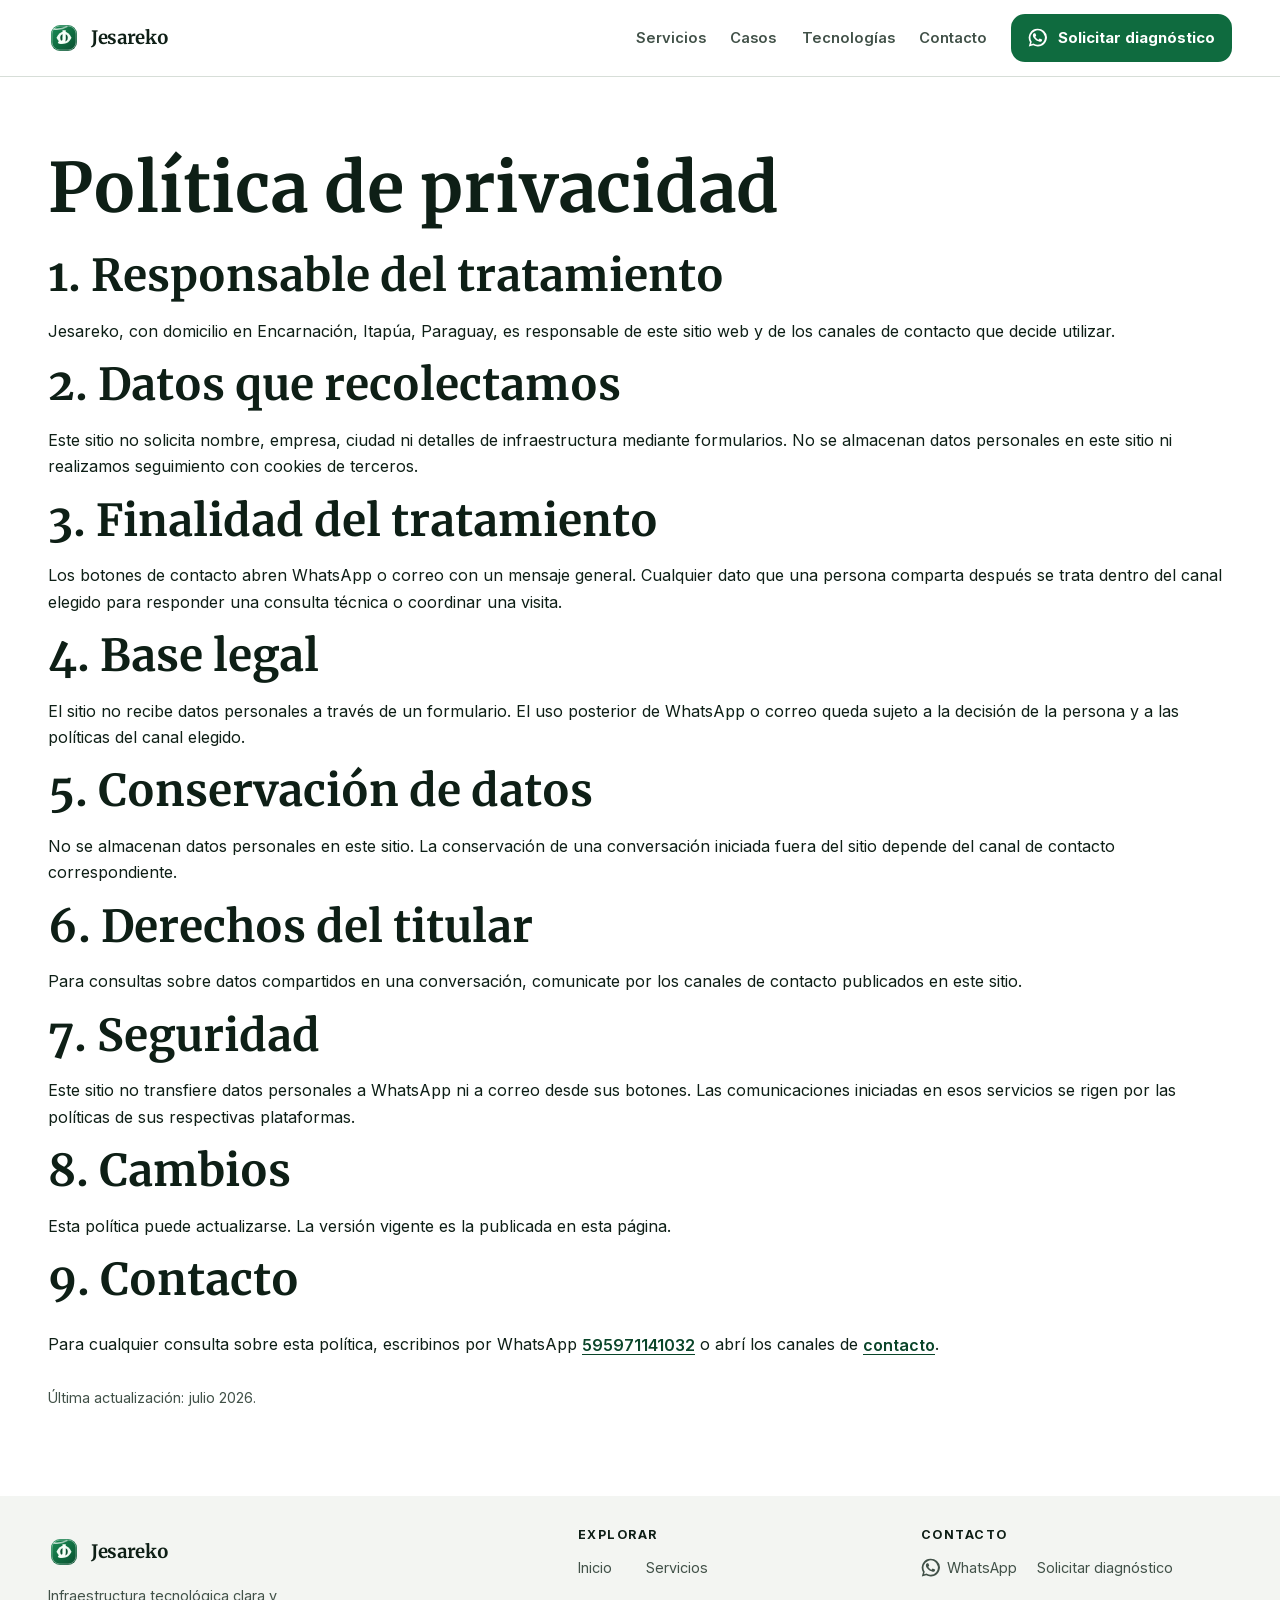
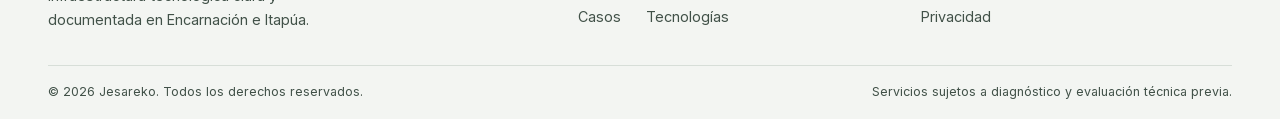
<file: public/privacidad.html>
﻿<!DOCTYPE html>
<html lang="es">
<head>
  <meta charset="UTF-8">
  <meta name="viewport" content="width=device-width, initial-scale=1.0">
  <title>Política de privacidad | Jesareko</title>
  <meta name="description" content="Política de privacidad de Jesareko. Información sobre el tratamiento de datos personales.">
  <meta name="author" content="Jesareko">
  <meta name="robots" content="index, follow">
  <link rel="canonical" href="https://jesareko.com/privacidad">
  <meta property="og:title" content="Política de privacidad | Jesareko">
  <meta property="og:description" content="Política de privacidad de Jesareko. Información sobre el tratamiento de datos personales.">
  <meta property="og:type" content="website">
  <meta property="og:url" content="https://jesareko.com/privacidad">
  <meta property="og:locale" content="es_PY">
  <meta property="og:site_name" content="Jesareko">
  <meta property="og:image" content="https://jesareko.com/assets/img/jesareko-social-card.png">
  <meta property="og:image:type" content="image/png">
  <meta property="og:image:width" content="1200">
  <meta property="og:image:height" content="630">
  <meta property="og:image:alt" content="Jesareko: redes WiFi, CCTV y soporte técnico">
  <meta name="twitter:card" content="summary_large_image">
  <meta name="twitter:title" content="Política de privacidad | Jesareko">
  <meta name="twitter:description" content="Política de privacidad de Jesareko. Información sobre el tratamiento de datos personales.">
  <meta name="twitter:image" content="https://jesareko.com/assets/img/jesareko-social-card.png">
  <meta name="twitter:image:alt" content="Jesareko: redes WiFi, CCTV y soporte técnico">
  <link rel="icon" type="image/svg+xml" href="assets/img/jesareko-logo.svg?v=3">
  
  <link rel="preload" href="assets/css/styles.css" as="style">
  <link rel="stylesheet" href="assets/css/styles.css">
</head>
<body>
  <svg aria-hidden="true" hidden>
    <symbol id="icon-diagnostic" viewBox="0 0 24 24">
      <path fill="currentColor" d="M7 3h8l4 4v14H7V3Zm8 1.5V8h3.5L15 4.5ZM9 10h8v2H9v-2Zm0 4h8v2H9v-2Zm0 4h5v2H9v-2Z"/>
    </symbol>
    <symbol id="icon-whatsapp" viewBox="0 0 24 24">
      <path fill="currentColor" d="M20 3.9A11.8 11.8 0 0 0 12 1a11 11 0 0 0-9.5 16.7L1 23l5.5-1.4A11.1 11.1 0 0 0 12 23a11 11 0 0 0 8-19.1Zm-8 17.1a9 9 0 0 1-4.6-1.3l-.3-.2-3.3.8.9-3.2-.2-.3a9 9 0 1 1 7.5 4.2Zm5-6.8c-.3-.2-1.8-.9-2-.9-.3-.1-.5-.2-.7.2l-.8 1c-.2.2-.3.3-.6.1a7.4 7.4 0 0 1-2.2-1.4 8.1 8.1 0 0 1-1.5-1.9c-.2-.3 0-.4.1-.6l.5-.5c.2-.2.2-.3.3-.5l.1-.5c0-.2-.7-1.7-1-2.3-.2-.5-.4-.4-.7-.4h-.6c-.2 0-.5.1-.8.4a3.2 3.2 0 0 0-1 2.4c0 1.4 1 2.8 1.1 3 .2.2 2 3 4.8 4.1 2.9 1.2 2.9.8 3.4.8.5-.1 1.8-.7 2-1.4.3-.7.3-1.3.2-1.4-.1-.2-.3-.2-.6-.4Z"/>
    </symbol>
  </svg>
  <a class="skip-link" href="#inicio">Saltar al contenido principal</a>

  <header class="site-header" id="siteHeader">
    <nav class="site-nav container" aria-label="Navegación principal">
      <a class="brand-lockup" href="/" aria-label="Jesareko, inicio">
        <img src="assets/img/jesareko-logo.svg" alt="" width="32" height="32">
        <span>Jesareko</span>
      </a>
      <button class="nav-toggle" id="navToggle" type="button" aria-label="Abrir menú" aria-controls="primaryMenu" aria-expanded="false">
        <span aria-hidden="true"></span><span aria-hidden="true"></span><span aria-hidden="true"></span>
      </button>
      <div class="nav-menu" id="primaryMenu">
        <a href="/servicios">Servicios</a><a href="/casos">Casos</a><a href="/tecnologias">Tecnologías</a><a href="/contacto">Contacto</a>
        <a class="btn btn--primary" href="https://wa.me/595971141032?text=Hola%20Jesareko%2C%20quiero%20solicitar%20un%20diagn%C3%B3stico%20t%C3%A9cnico." target="_blank" rel="noopener noreferrer">
          <svg class="icon" aria-hidden="true"><use href="#icon-whatsapp"></use></svg><span>Solicitar diagnóstico</span>
        </a>
      </div>
    </nav>
  </header>

  <main id="inicio">
    <section class="section">
      <div class="container">
        <article>
          <h1>Política de privacidad</h1>

          <h2>1. Responsable del tratamiento</h2>
          <p>Jesareko, con domicilio en Encarnación, Itapúa, Paraguay, es responsable de este sitio web y de los canales de contacto que decide utilizar.</p>

          <h2>2. Datos que recolectamos</h2>
          <p>Este sitio no solicita nombre, empresa, ciudad ni detalles de infraestructura mediante formularios. No se almacenan datos personales en este sitio ni realizamos seguimiento con cookies de terceros.</p>

          <h2>3. Finalidad del tratamiento</h2>
          <p>Los botones de contacto abren WhatsApp o correo con un mensaje general. Cualquier dato que una persona comparta después se trata dentro del canal elegido para responder una consulta técnica o coordinar una visita.</p>

          <h2>4. Base legal</h2>
          <p>El sitio no recibe datos personales a través de un formulario. El uso posterior de WhatsApp o correo queda sujeto a la decisión de la persona y a las políticas del canal elegido.</p>

          <h2>5. Conservación de datos</h2>
          <p>No se almacenan datos personales en este sitio. La conservación de una conversación iniciada fuera del sitio depende del canal de contacto correspondiente.</p>

          <h2>6. Derechos del titular</h2>
          <p>Para consultas sobre datos compartidos en una conversación, comunicate por los canales de contacto publicados en este sitio.</p>

          <h2>7. Seguridad</h2>
          <p>Este sitio no transfiere datos personales a WhatsApp ni a correo desde sus botones. Las comunicaciones iniciadas en esos servicios se rigen por las políticas de sus respectivas plataformas.</p>

          <h2>8. Cambios</h2>
          <p>Esta política puede actualizarse. La versión vigente es la publicada en esta página.</p>

          <h2>9. Contacto</h2>
          <p>Para cualquier consulta sobre esta política, escribinos por WhatsApp <a class="privacy-contact-link" href="https://wa.me/595971141032" target="_blank" rel="noopener noreferrer">595971141032</a> o abrí los canales de <a class="privacy-contact-link" href="/contacto">contacto</a>.</p>

          <p class="last-updated">Última actualización: julio 2026.</p>
        </article>
      </div>
    </section>
  </main>

  <footer class="site-footer">
    <div class="container footer-grid">
      <div class="footer-brand">
        <a class="brand-lockup" href="/" aria-label="Jesareko, inicio"><img src="assets/img/jesareko-logo.svg" alt="" width="32" height="32"><span>Jesareko</span></a>
        <p>Infraestructura tecnológica clara y documentada en Encarnación e Itapúa.</p>
      </div>
      <nav aria-label="Navegación del pie"><h2>Explorar</h2><a href="/">Inicio</a><a href="/servicios">Servicios</a><a href="/casos">Casos</a><a href="/tecnologias">Tecnologías</a></nav>
      <div><h2>Contacto</h2><a href="https://wa.me/595971141032?text=Hola%20Jesareko%2C%20quiero%20solicitar%20un%20diagn%C3%B3stico%20t%C3%A9cnico." target="_blank" rel="noopener noreferrer"><svg class="icon" aria-hidden="true"><use href="#icon-whatsapp"></use></svg><span>WhatsApp</span></a><a href="/contacto">Solicitar diagnóstico</a><a href="/privacidad">Privacidad</a></div>
    </div>
    <div class="container footer-bottom">
      <div class="footer-legal">
        <p>© 2026 Jesareko. Todos los derechos reservados.</p><p>Servicios sujetos a diagnóstico y evaluación técnica previa.</p>
      </div>
    </div>
  </footer>

  <button class="back-to-top" id="backToTop" type="button" aria-label="Volver arriba" aria-hidden="true" tabindex="-1">
    <svg class="btn-icon" width="20" height="20" viewBox="0 0 24 24" aria-hidden="true">
      <path d="M12 5l7 7-1.4 1.4-4.6-4.6V20h-2V8.8l-4.6 4.6L5 12l7-7z" fill="currentColor"></path>
    </svg>
  </button>

  <script src="assets/js/main.js"></script>
</body>
</html>
</file>
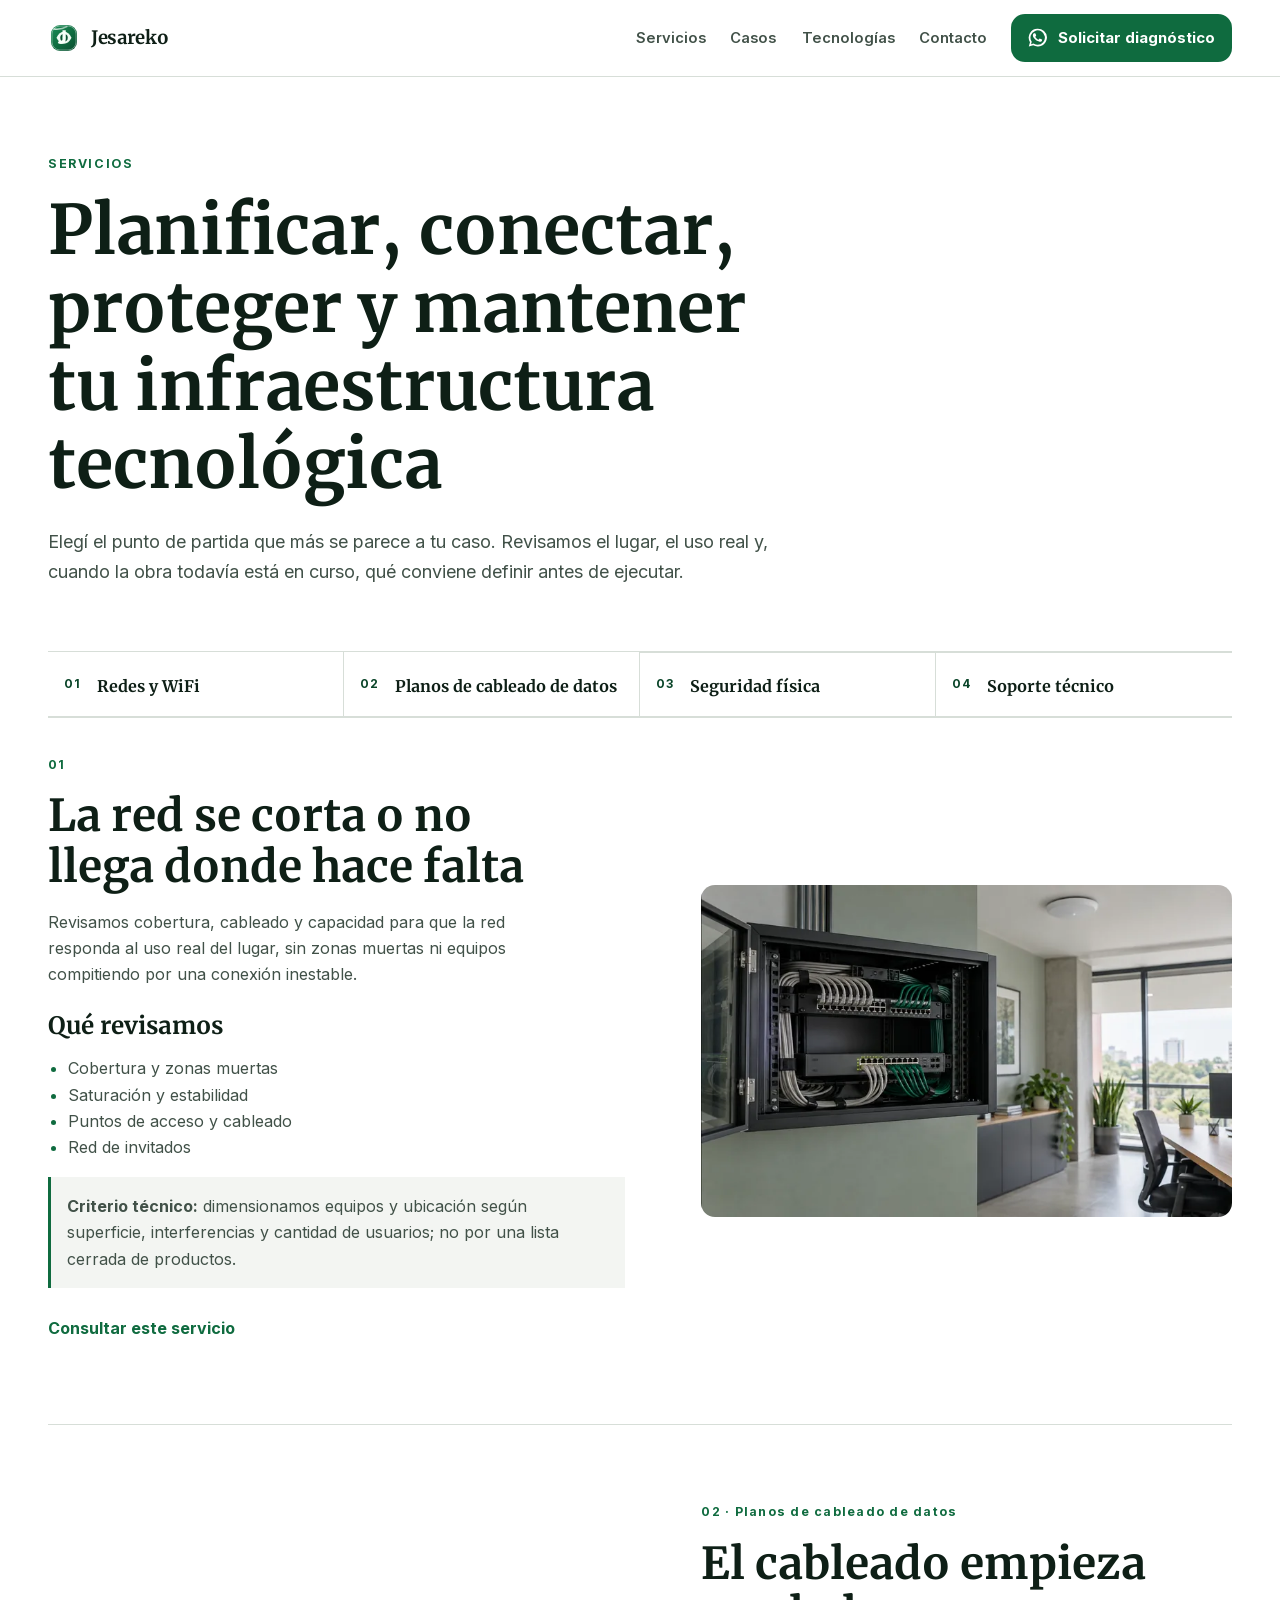
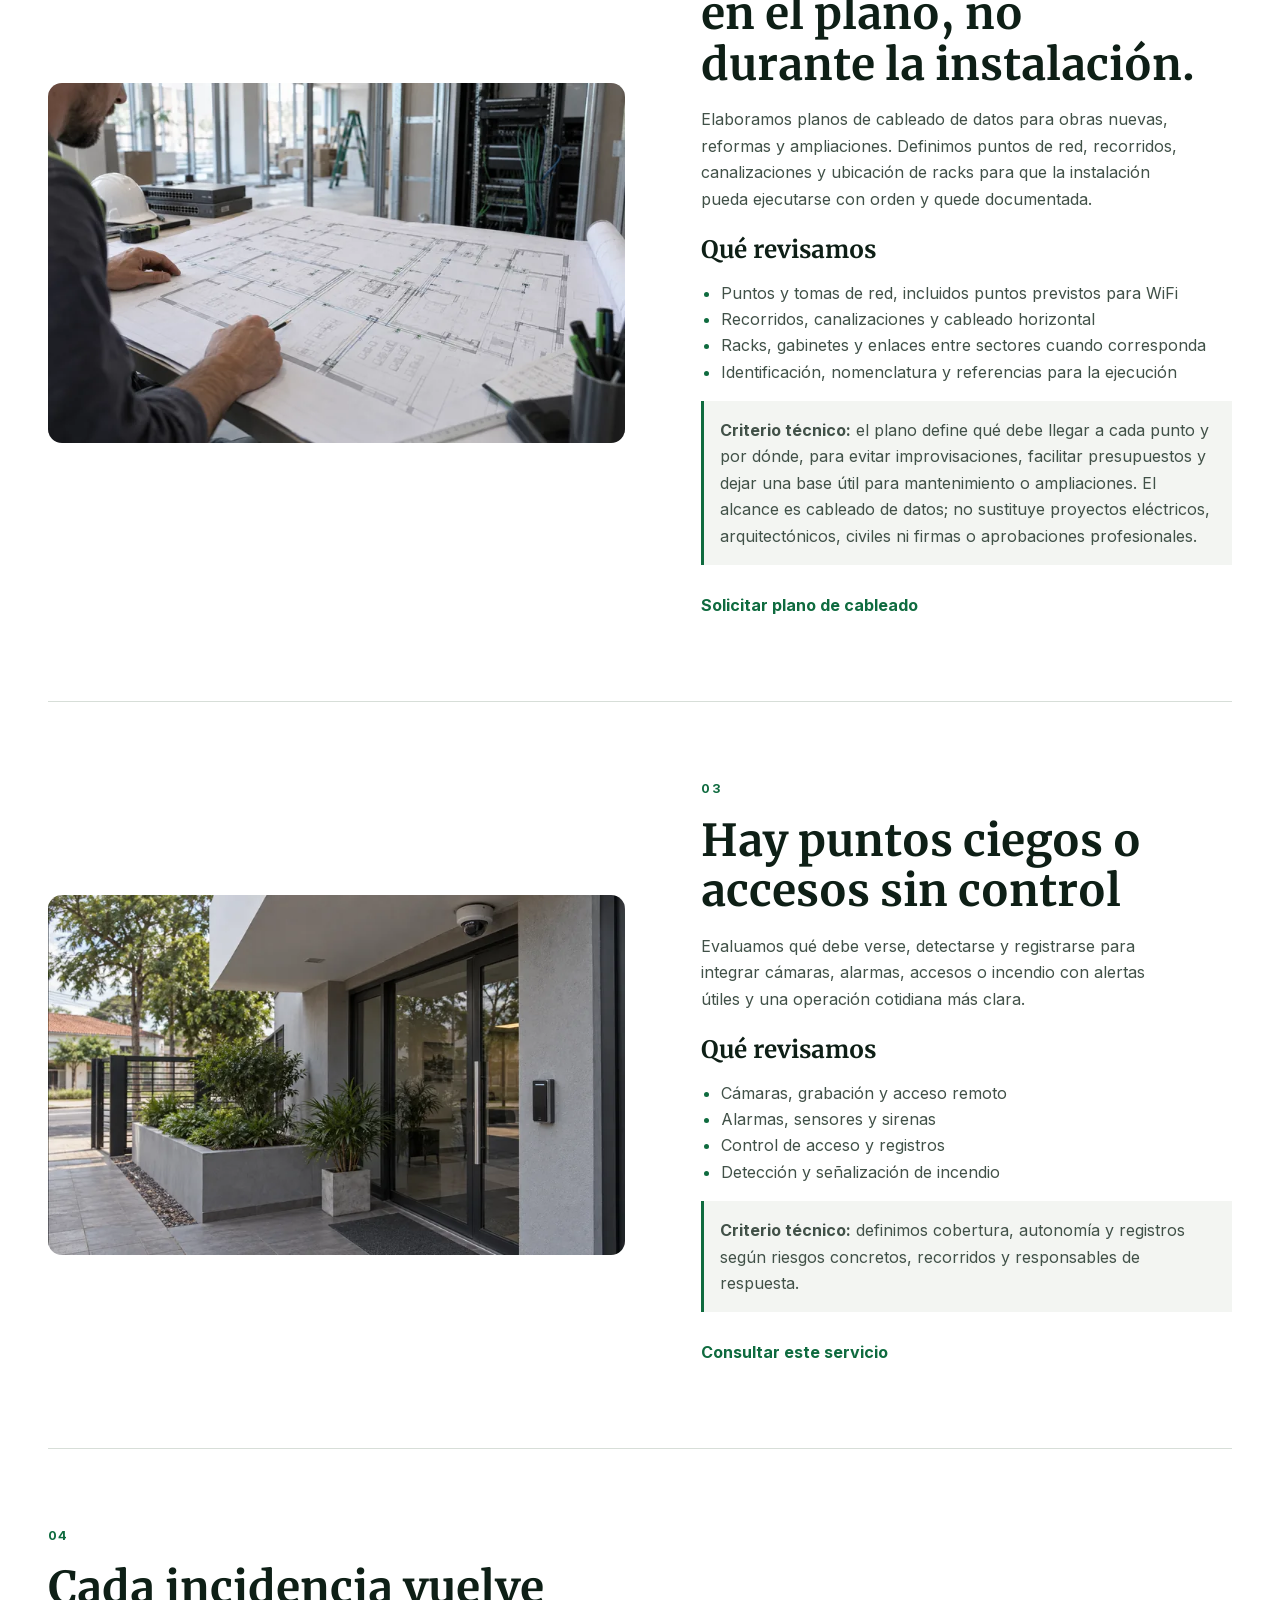
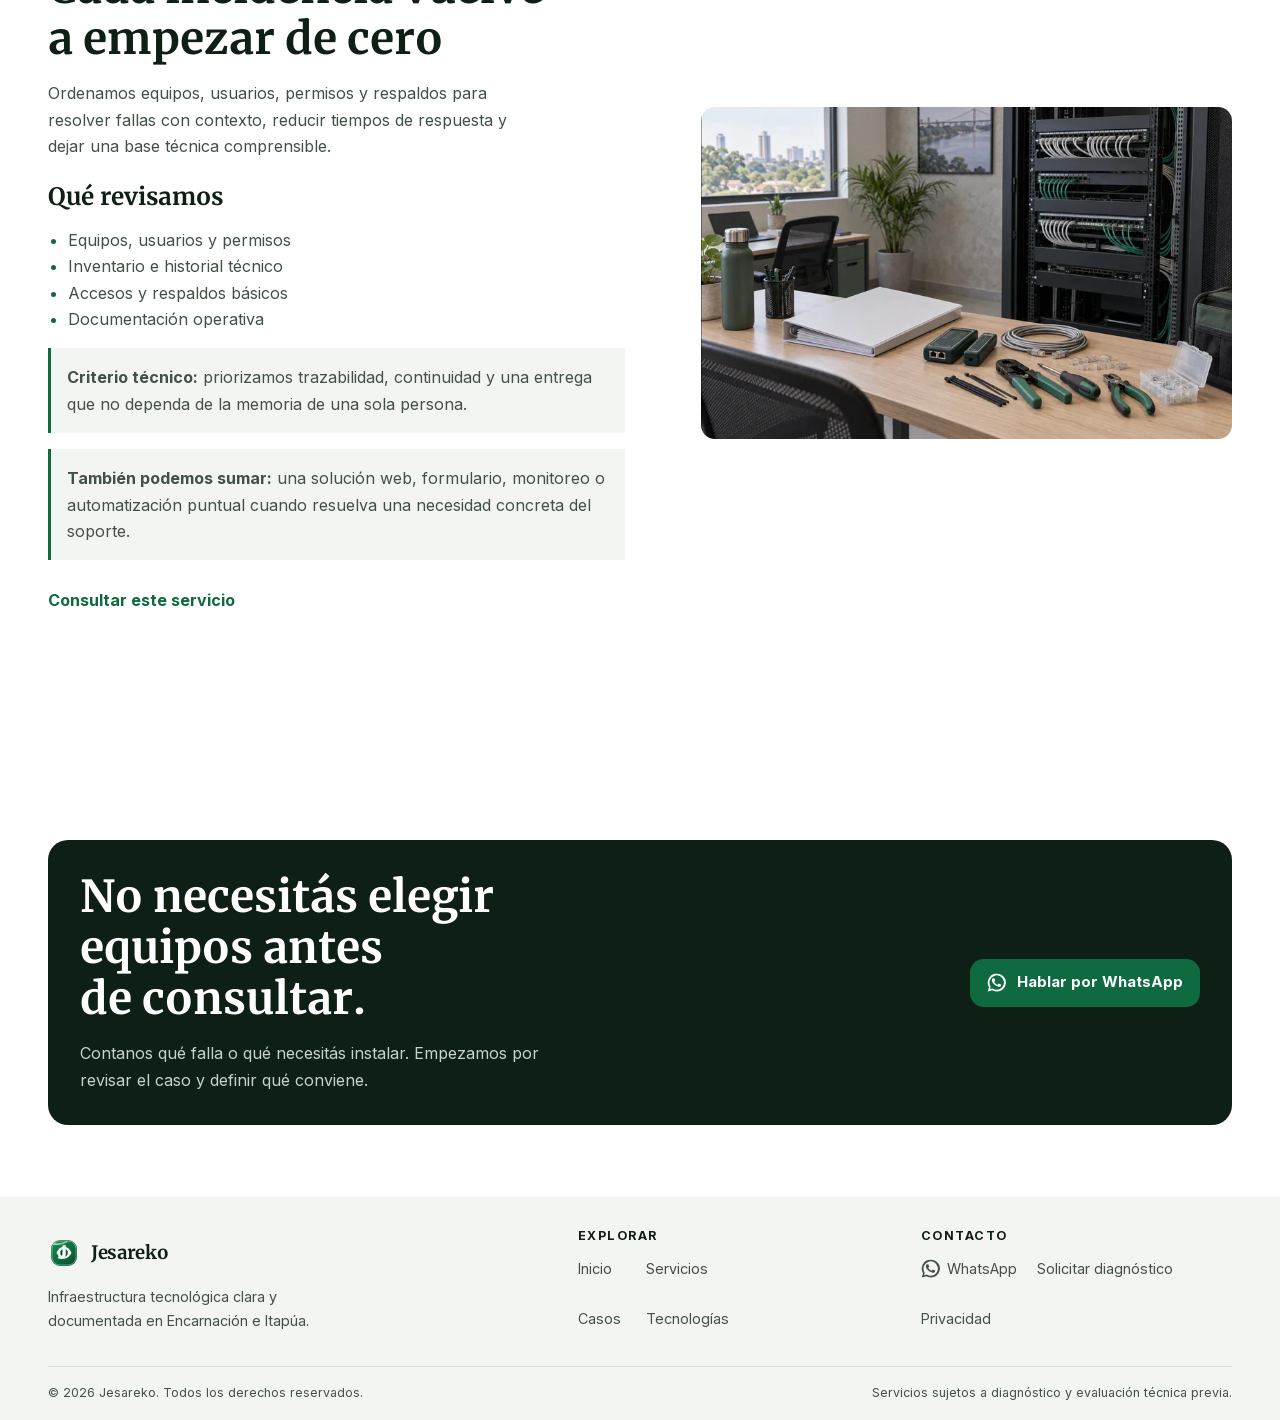
<file: public/servicios.html>
﻿<!DOCTYPE html>
<html lang="es">
<head>
  <meta charset="UTF-8">
  <meta name="viewport" content="width=device-width, initial-scale=1.0">
  <title>Planos de cableado de datos y redes en Encarnación | Jesareko</title>
  <meta name="description" content="Planos de cableado de datos, distribución de puntos de red, cableado estructurado, redes, seguridad y soporte técnico en Encarnación e Itapúa.">
  <meta name="author" content="Jesareko">
  <meta name="robots" content="index, follow">
  <link rel="canonical" href="https://jesareko.com/servicios">
  <meta property="og:title" content="Planos de cableado de datos y redes en Encarnación | Jesareko">
  <meta property="og:description" content="Planos de cableado de datos, distribución de puntos de red, cableado estructurado, redes, seguridad y soporte técnico en Encarnación e Itapúa.">
  <meta property="og:type" content="website">
  <meta property="og:url" content="https://jesareko.com/servicios">
  <meta property="og:locale" content="es_PY">
  <meta property="og:site_name" content="Jesareko">
  <meta property="og:image" content="https://jesareko.com/assets/img/jesareko-social-card.png">
  <meta property="og:image:type" content="image/png">
  <meta property="og:image:width" content="1200">
  <meta property="og:image:height" content="630">
  <meta property="og:image:alt" content="Servicios Jesareko de planos de cableado de datos, redes y seguridad en Encarnación">
  <meta name="twitter:card" content="summary_large_image">
  <meta name="twitter:title" content="Planos de cableado de datos y redes en Encarnación | Jesareko">
  <meta name="twitter:description" content="Planos de cableado de datos, distribución de puntos de red, cableado estructurado, redes, seguridad y soporte técnico en Encarnación e Itapúa.">
  <meta name="twitter:image" content="https://jesareko.com/assets/img/jesareko-social-card.png">
  <meta name="twitter:image:alt" content="Servicios Jesareko de planos de cableado de datos, redes y seguridad en Encarnación">
  <link rel="icon" type="image/svg+xml" href="assets/img/jesareko-logo.svg?v=3">
  
  <link rel="preload" href="assets/css/styles.css" as="style">
  <link rel="stylesheet" href="assets/css/styles.css">
  <script type="application/ld+json">
  {
    "@context": "https://schema.org",
    "@type": "WebPage",
    "@id": "https://jesareko.com/servicios#webpage",
    "url": "https://jesareko.com/servicios",
    "name": "Planos de cableado de datos y redes en Encarnación",
    "description": "Planos de cableado de datos, distribución de puntos de red, cableado estructurado, redes, seguridad y soporte técnico en Encarnación e Itapúa.",
    "isPartOf": {"@type": "WebSite", "@id": "https://jesareko.com/#website", "url": "https://jesareko.com/", "name": "Jesareko"},
    "about": {"@type": "Organization", "@id": "https://jesareko.com/#organization", "name": "Jesareko", "url": "https://jesareko.com/"},
    "inLanguage": "es-PY"
  }
  </script>
</head>
<body>
  <svg aria-hidden="true" hidden>
    <symbol id="icon-diagnostic" viewBox="0 0 24 24">
      <path fill="currentColor" d="M7 3h8l4 4v14H7V3Zm8 1.5V8h3.5L15 4.5ZM9 10h8v2H9v-2Zm0 4h8v2H9v-2Zm0 4h5v2H9v-2Z"/>
    </symbol>
    <symbol id="icon-whatsapp" viewBox="0 0 24 24">
      <path fill="currentColor" d="M20 3.9A11.8 11.8 0 0 0 12 1a11 11 0 0 0-9.5 16.7L1 23l5.5-1.4A11.1 11.1 0 0 0 12 23a11 11 0 0 0 8-19.1Zm-8 17.1a9 9 0 0 1-4.6-1.3l-.3-.2-3.3.8.9-3.2-.2-.3a9 9 0 1 1 7.5 4.2Zm5-6.8c-.3-.2-1.8-.9-2-.9-.3-.1-.5-.2-.7.2l-.8 1c-.2.2-.3.3-.6.1a7.4 7.4 0 0 1-2.2-1.4 8.1 8.1 0 0 1-1.5-1.9c-.2-.3 0-.4.1-.6l.5-.5c.2-.2.2-.3.3-.5l.1-.5c0-.2-.7-1.7-1-2.3-.2-.5-.4-.4-.7-.4h-.6c-.2 0-.5.1-.8.4a3.2 3.2 0 0 0-1 2.4c0 1.4 1 2.8 1.1 3 .2.2 2 3 4.8 4.1 2.9 1.2 2.9.8 3.4.8.5-.1 1.8-.7 2-1.4.3-.7.3-1.3.2-1.4-.1-.2-.3-.2-.6-.4Z"/>
    </symbol>
  </svg>
  <a class="skip-link" href="#inicio">Saltar al contenido principal</a>

  <header class="site-header" id="siteHeader">
    <nav class="site-nav container" aria-label="Navegación principal">
      <a class="brand-lockup" href="/" aria-label="Jesareko, inicio">
        <img src="assets/img/jesareko-logo.svg" alt="" width="32" height="32">
        <span>Jesareko</span>
      </a>
      <button class="nav-toggle" id="navToggle" type="button" aria-label="Abrir menú" aria-controls="primaryMenu" aria-expanded="false">
        <span aria-hidden="true"></span><span aria-hidden="true"></span><span aria-hidden="true"></span>
      </button>
      <div class="nav-menu" id="primaryMenu">
        <a href="/servicios">Servicios</a><a href="/casos">Casos</a><a href="/tecnologias">Tecnologías</a><a href="/contacto">Contacto</a>
        <a class="btn btn--primary" href="https://wa.me/595971141032?text=Hola%20Jesareko%2C%20quiero%20solicitar%20un%20diagn%C3%B3stico%20t%C3%A9cnico." target="_blank" rel="noopener noreferrer">
          <svg class="icon" aria-hidden="true"><use href="#icon-whatsapp"></use></svg><span>Solicitar diagnóstico</span>
        </a>
      </div>
    </nav>
  </header>

  <main id="inicio" class="services-page">
    <section class="section" id="servicios">
      <div class="container">
        <div class="section-heading">
          <span class="eyebrow">Servicios</span>
          <h1>Planificar, conectar, proteger y mantener tu infraestructura tecnológica</h1>
          <p>Elegí el punto de partida que más se parece a tu caso. Revisamos el lugar, el uso real y, cuando la obra todavía está en curso, qué conviene definir antes de ejecutar.</p>
        </div>
      </div>

      <nav class="service-row services-index" aria-label="Rutas de servicio">
        <a class="service-row__item services-index__item" href="#redes"><span>01</span><h2>Redes y WiFi</h2></a>
        <a class="service-row__item services-index__item" href="#planos-cableado-datos"><span>02</span><h2>Planos de cableado de datos</h2></a>
        <a class="service-row__item services-index__item" href="#seguridad"><span>03</span><h2>Seguridad física</h2></a>
        <a class="service-row__item services-index__item" href="#soporte"><span>04</span><h2>Soporte técnico</h2></a>
      </nav>

      <div class="container">
        <section class="service-detail editorial-grid services-editorial services-editorial--networks" id="redes">
          <div class="service-detail__intro">
            <span class="section-index">01</span>
            <h2>La red se corta o no llega donde hace falta</h2>
            <p>Revisamos cobertura, cableado y capacidad para que la red responda al uso real del lugar, sin zonas muertas ni equipos compitiendo por una conexión inestable.</p>
          </div>
          <figure class="services-editorial__media"><img src="assets/img/services-networks-detail.webp" srcset="assets/img/services-networks-detail-768.webp 768w, assets/img/services-networks-detail.webp 1587w" sizes="(min-width: 64.01rem) 44vw, 100vw" alt="Gabinete de red ordenado con patch panel, switch y punto de acceso instalado." width="1587" height="992" loading="lazy" decoding="async"></figure>
          <div class="service-detail__scope">
            <h3>Qué revisamos</h3>
            <ul>
              <li>Cobertura y zonas muertas</li>
              <li>Saturación y estabilidad</li>
              <li>Puntos de acceso y cableado</li>
              <li>Red de invitados</li>
            </ul>
            <p class="service-detail__note"><strong>Criterio técnico:</strong> dimensionamos equipos y ubicación según superficie, interferencias y cantidad de usuarios; no por una lista cerrada de productos.</p>
            <a href="/contacto">Consultar este servicio</a>
          </div>
        </section>

        <section class="service-detail editorial-grid services-editorial services-editorial--data-cabling" id="planos-cableado-datos">
          <div class="service-detail__intro">
            <span class="section-index">02 · Planos de cableado de datos</span>
            <h2>El cableado empieza en el plano, no durante la instalación.</h2>
            <p>Elaboramos planos de cableado de datos para obras nuevas, reformas y ampliaciones. Definimos puntos de red, recorridos, canalizaciones y ubicación de racks para que la instalación pueda ejecutarse con orden y quede documentada.</p>
          </div>
          <figure class="services-editorial__media"><img src="assets/img/services-data-cabling-detail.webp" srcset="assets/img/services-data-cabling-detail-768.webp 768w, assets/img/services-data-cabling-detail.webp 1587w" sizes="(min-width: 64.01rem) 44vw, 100vw" alt="Profesional revisando un plano de cableado de datos con puntos de red, recorridos y ubicación de gabinete de comunicaciones." width="1587" height="992" loading="lazy" decoding="async"></figure>
          <div class="service-detail__scope">
            <h3>Qué revisamos</h3>
            <ul>
              <li>Puntos y tomas de red, incluidos puntos previstos para WiFi</li>
              <li>Recorridos, canalizaciones y cableado horizontal</li>
              <li>Racks, gabinetes y enlaces entre sectores cuando corresponda</li>
              <li>Identificación, nomenclatura y referencias para la ejecución</li>
            </ul>
            <p class="service-detail__note"><strong>Criterio técnico:</strong> el plano define qué debe llegar a cada punto y por dónde, para evitar improvisaciones, facilitar presupuestos y dejar una base útil para mantenimiento o ampliaciones. El alcance es cableado de datos; no sustituye proyectos eléctricos, arquitectónicos, civiles ni firmas o aprobaciones profesionales.</p>
            <a href="/contacto">Solicitar plano de cableado</a>
          </div>
        </section>

        <section class="service-detail editorial-grid services-editorial services-editorial--security" id="seguridad">
          <div class="service-detail__intro">
            <span class="section-index">03</span>
            <h2>Hay puntos ciegos o accesos sin control</h2>
            <p>Evaluamos qué debe verse, detectarse y registrarse para integrar cámaras, alarmas, accesos o incendio con alertas útiles y una operación cotidiana más clara.</p>
          </div>
          <figure class="services-editorial__media"><img src="assets/img/services-security-detail.webp" srcset="assets/img/services-security-detail-768.webp 768w, assets/img/services-security-detail.webp 1587w" sizes="(min-width: 64.01rem) 44vw, 100vw" alt="Acceso comercial con cámara de videovigilancia y control de entrada integrados." width="1587" height="992" loading="lazy" decoding="async"></figure>
          <div class="service-detail__scope">
            <h3>Qué revisamos</h3>
            <ul>
              <li>Cámaras, grabación y acceso remoto</li>
              <li>Alarmas, sensores y sirenas</li>
              <li>Control de acceso y registros</li>
              <li>Detección y señalización de incendio</li>
            </ul>
            <p class="service-detail__note"><strong>Criterio técnico:</strong> definimos cobertura, autonomía y registros según riesgos concretos, recorridos y responsables de respuesta.</p>
            <a href="/contacto">Consultar este servicio</a>
          </div>
        </section>

        <section class="service-detail editorial-grid services-editorial services-editorial--support" id="soporte">
          <div class="service-detail__intro">
            <span class="section-index">04</span>
            <h2>Cada incidencia vuelve a empezar de cero</h2>
            <p>Ordenamos equipos, usuarios, permisos y respaldos para resolver fallas con contexto, reducir tiempos de respuesta y dejar una base técnica comprensible.</p>
          </div>
          <figure class="services-editorial__media"><img src="assets/img/services-support-detail.webp" srcset="assets/img/services-support-detail-768.webp 768w, assets/img/services-support-detail.webp 1587w" sizes="(min-width: 64.01rem) 44vw, 100vw" alt="Herramientas, documentación y gabinete de red preparados para mantenimiento técnico." width="1587" height="992" loading="lazy" decoding="async"></figure>
          <div class="service-detail__scope">
            <h3>Qué revisamos</h3>
            <ul>
              <li>Equipos, usuarios y permisos</li>
              <li>Inventario e historial técnico</li>
              <li>Accesos y respaldos básicos</li>
              <li>Documentación operativa</li>
            </ul>
            <p class="service-detail__note"><strong>Criterio técnico:</strong> priorizamos trazabilidad, continuidad y una entrega que no dependa de la memoria de una sola persona.</p>
            <p class="service-detail__note service-detail__note--secondary"><strong>También podemos sumar:</strong> una solución web, formulario, monitoreo o automatización puntual cuando resuelva una necesidad concreta del soporte.</p>
            <a href="/contacto">Consultar este servicio</a>
          </div>
        </section>
      </div>
    </section>

    <section class="diagnostic-cta" aria-labelledby="diagnostico-servicios">
      <h2 id="diagnostico-servicios">No necesitás elegir equipos antes de consultar.</h2>
      <p>Contanos qué falla o qué necesitás instalar. Empezamos por revisar el caso y definir qué conviene.</p>
      <a class="btn btn--primary" href="https://wa.me/595971141032?text=Hola%20Jesareko%2C%20quiero%20consultar%20por%20una%20revisi%C3%B3n%20t%C3%A9cnica." target="_blank" rel="noopener noreferrer"><svg class="icon" aria-hidden="true"><use href="#icon-whatsapp"></use></svg><span>Hablar por WhatsApp</span></a>
    </section>
  </main>

  <footer class="site-footer">
    <div class="container footer-grid">
      <div class="footer-brand">
        <a class="brand-lockup" href="/" aria-label="Jesareko, inicio"><img src="assets/img/jesareko-logo.svg" alt="" width="32" height="32"><span>Jesareko</span></a>
        <p>Infraestructura tecnológica clara y documentada en Encarnación e Itapúa.</p>
      </div>
      <nav aria-label="Navegación del pie"><h2>Explorar</h2><a href="/">Inicio</a><a href="/servicios">Servicios</a><a href="/casos">Casos</a><a href="/tecnologias">Tecnologías</a></nav>
      <div><h2>Contacto</h2><a href="https://wa.me/595971141032?text=Hola%20Jesareko%2C%20quiero%20solicitar%20un%20diagn%C3%B3stico%20t%C3%A9cnico." target="_blank" rel="noopener noreferrer"><svg class="icon" aria-hidden="true"><use href="#icon-whatsapp"></use></svg><span>WhatsApp</span></a><a href="/contacto">Solicitar diagnóstico</a><a href="/privacidad">Privacidad</a></div>
    </div>
    <div class="container footer-bottom">
      <div class="footer-legal">
        <p>© 2026 Jesareko. Todos los derechos reservados.</p><p>Servicios sujetos a diagnóstico y evaluación técnica previa.</p>
      </div>
    </div>
  </footer>

  <button class="back-to-top" id="backToTop" type="button" aria-label="Volver arriba" aria-hidden="true" tabindex="-1">
    <svg class="btn-icon" width="20" height="20" viewBox="0 0 24 24" aria-hidden="true">
      <path d="M12 5l7 7-1.4 1.4-4.6-4.6V20h-2V8.8l-4.6 4.6L5 12l7-7z" fill="currentColor"></path>
    </svg>
  </button>

  <script src="assets/js/main.js"></script>
</body>
</html>
</file>
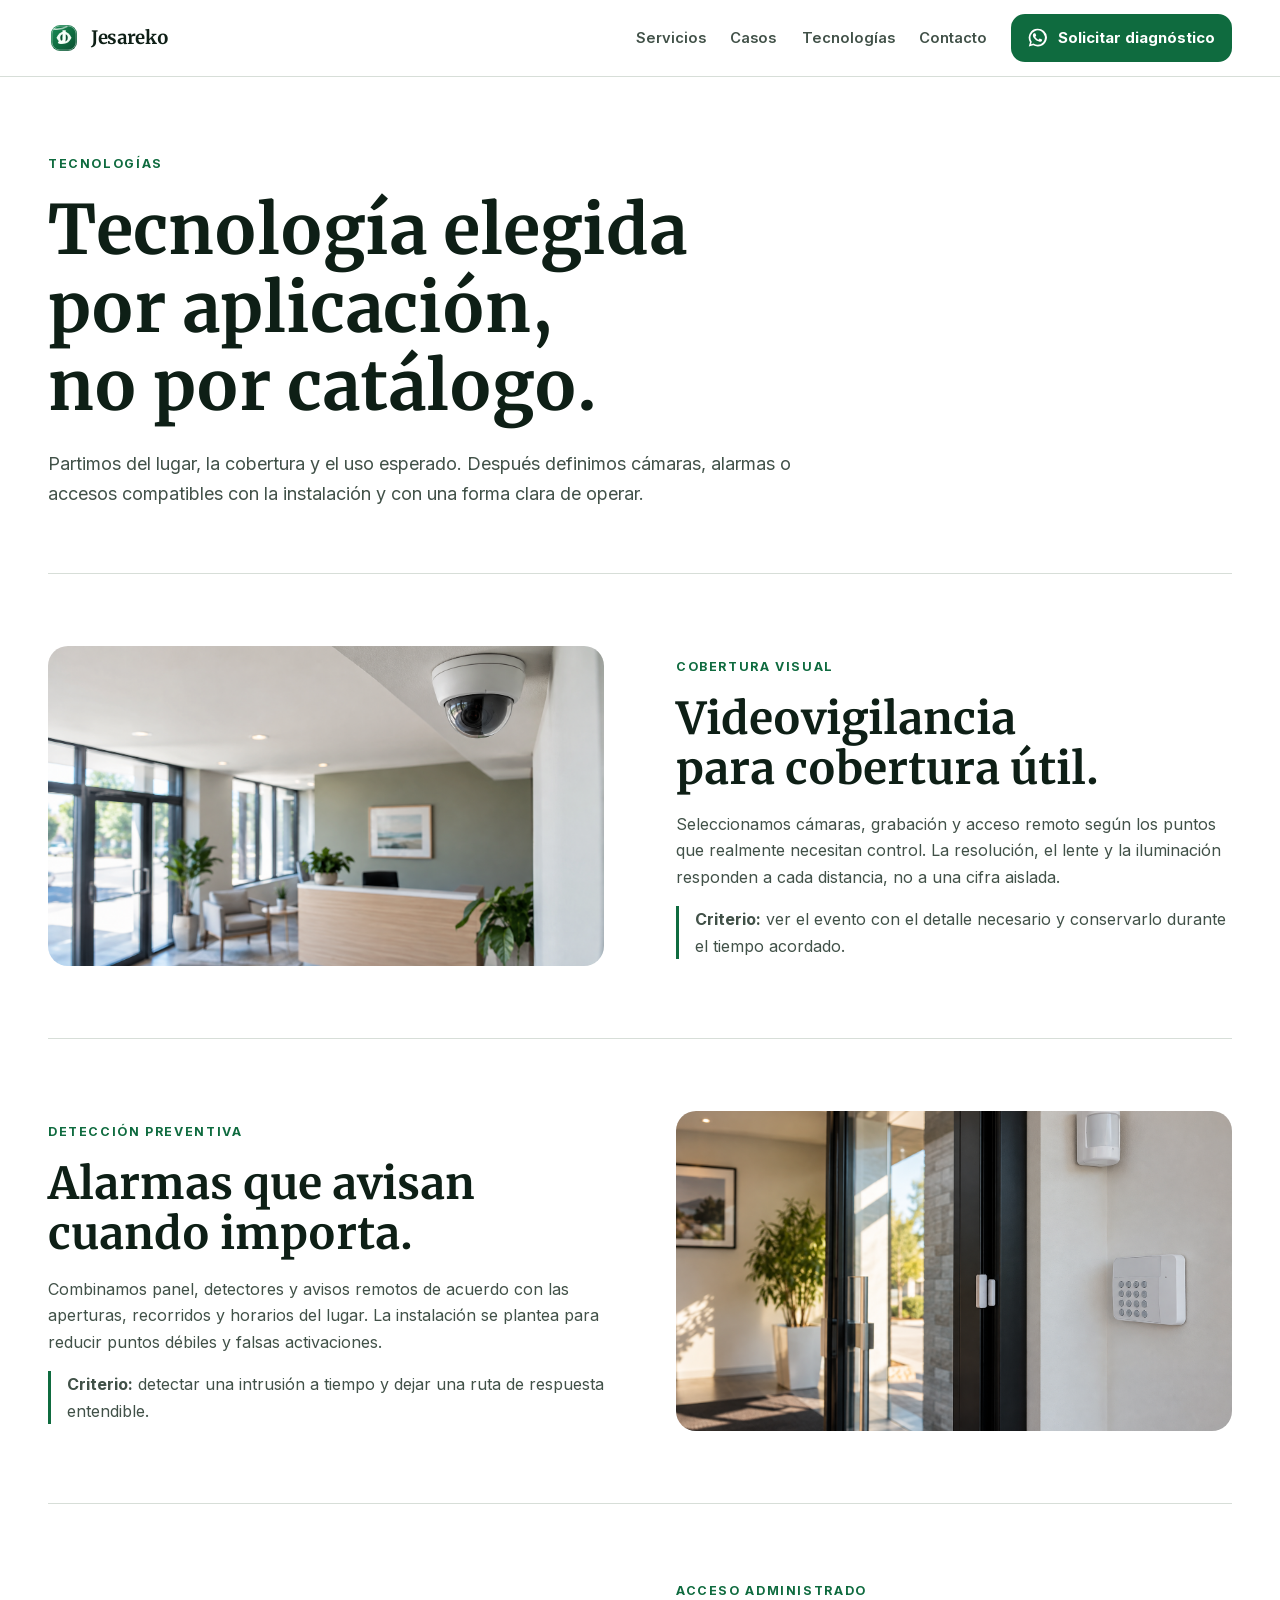
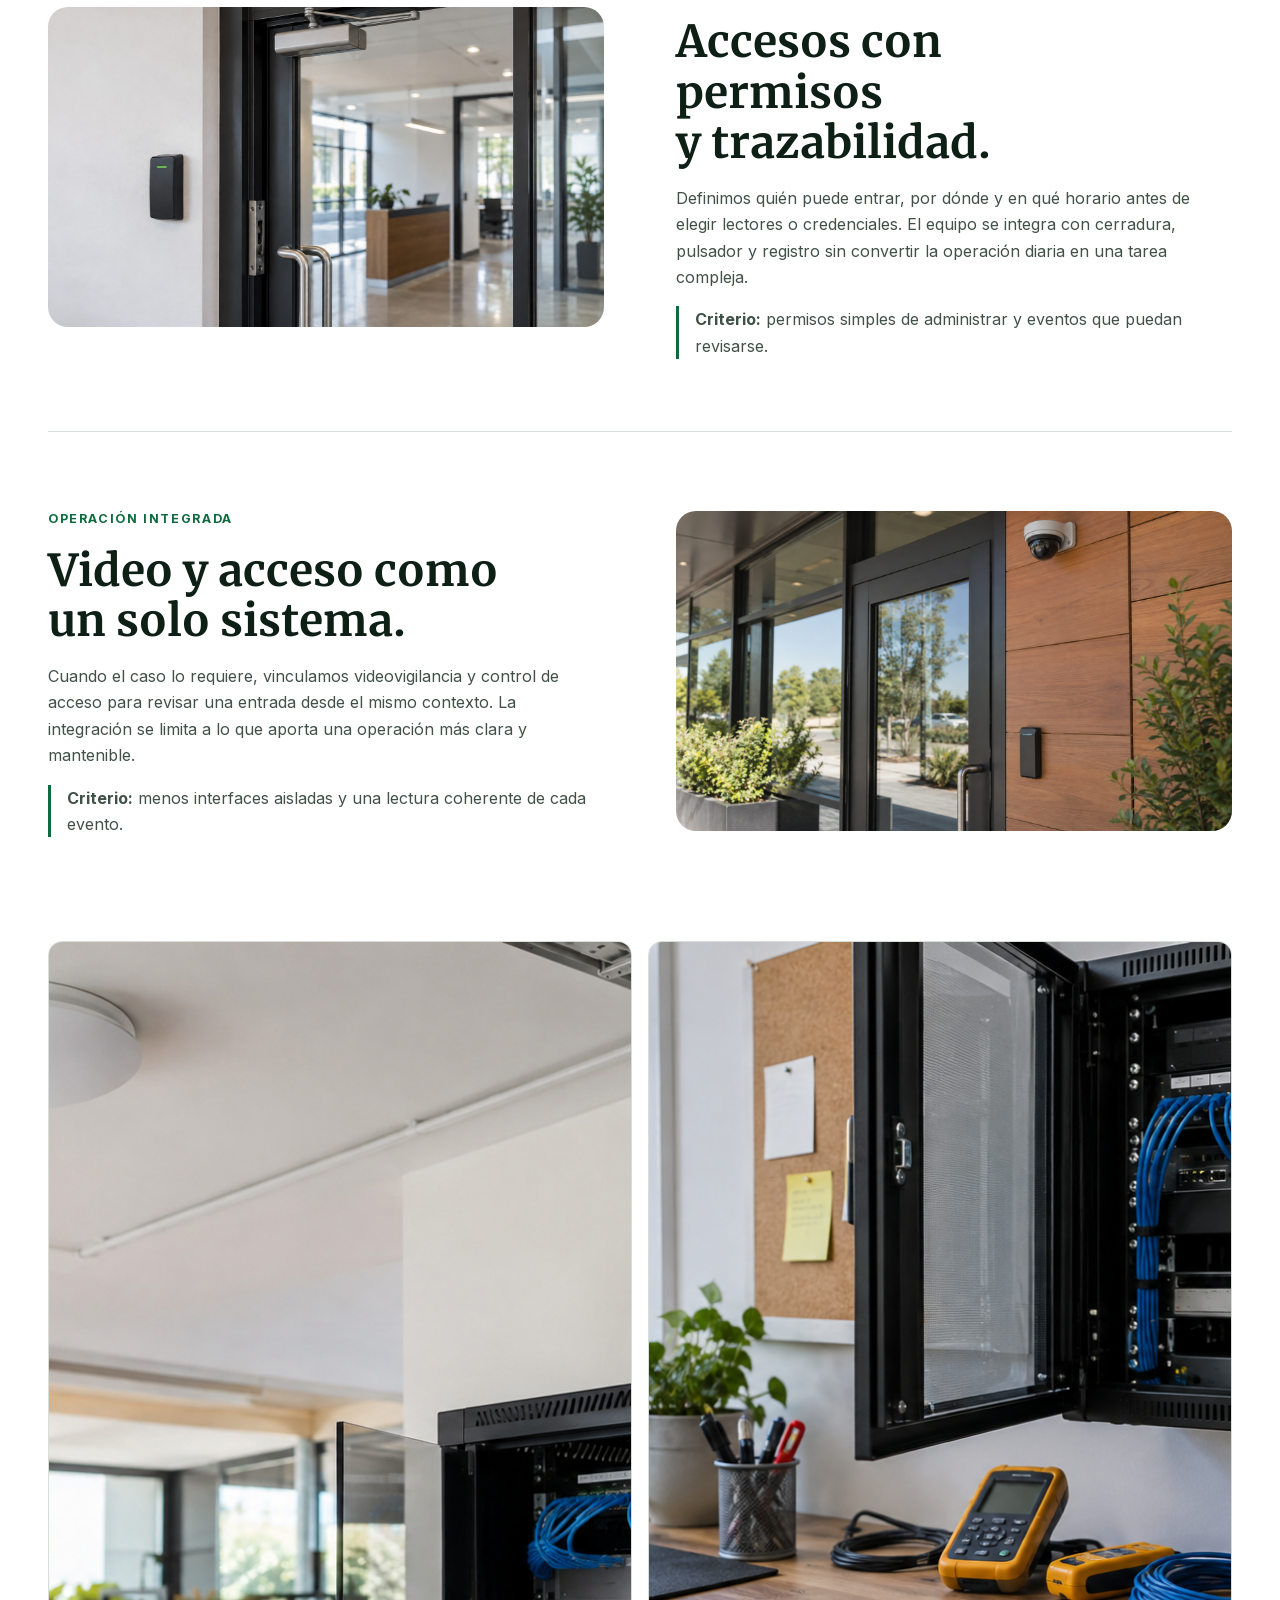
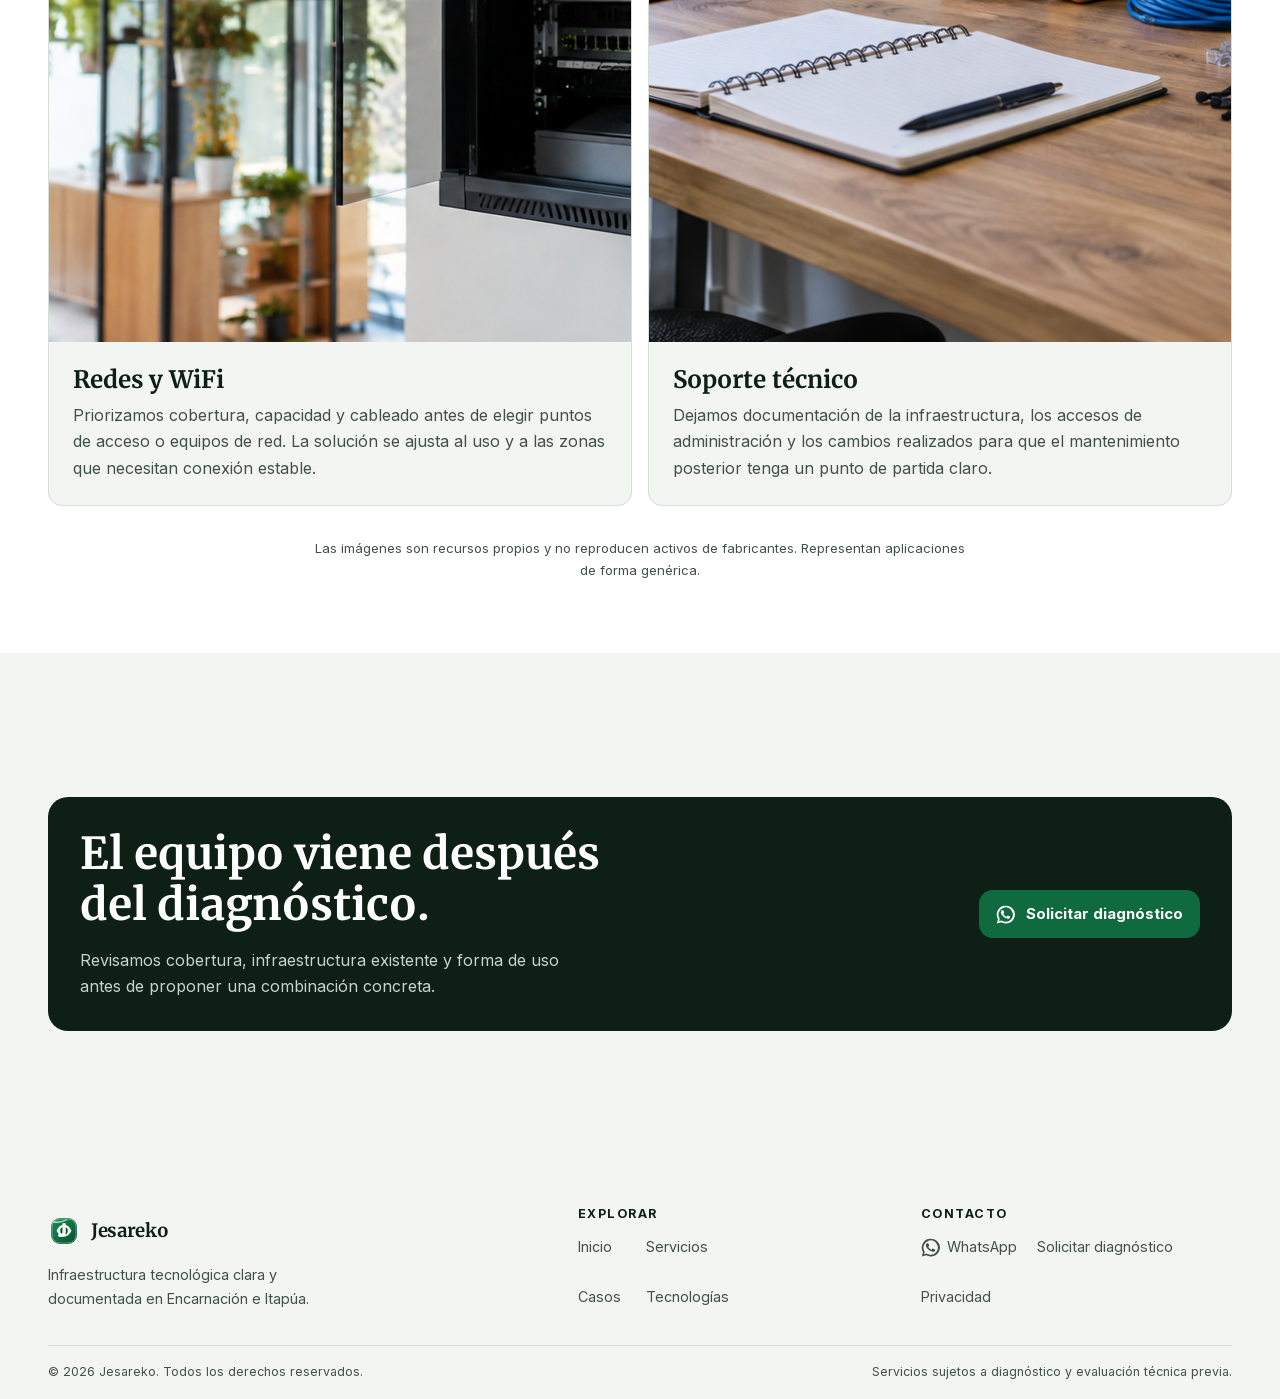
<file: public/tecnologias.html>
<!DOCTYPE html>
<html lang="es">
<head>
  <meta charset="UTF-8">
  <meta name="viewport" content="width=device-width, initial-scale=1.0">
  <title>Tecnología para WiFi, CCTV, alarmas y accesos en Encarnación | Jesareko</title>
  <meta name="description" content="Tecnologías y criterios para redes WiFi, CCTV, alarmas, control de acceso y soporte técnico en Encarnación e Itapúa.">
  <meta name="author" content="Jesareko">
  <meta name="robots" content="index, follow">
  <link rel="canonical" href="https://jesareko.com/tecnologias">
  <meta property="og:title" content="Tecnología para WiFi, CCTV, alarmas y accesos en Encarnación | Jesareko">
  <meta property="og:description" content="Equipos y criterios para WiFi, CCTV, alarmas, accesos y soporte técnico en Encarnación y zonas cercanas de Itapúa.">
  <meta property="og:type" content="website">
  <meta property="og:url" content="https://jesareko.com/tecnologias">
  <meta property="og:locale" content="es_PY">
  <meta property="og:site_name" content="Jesareko">
  <meta property="og:image" content="https://jesareko.com/assets/img/jesareko-social-card.png">
  <meta property="og:image:type" content="image/png">
  <meta property="og:image:width" content="1200">
  <meta property="og:image:height" content="630">
  <meta property="og:image:alt" content="Tecnologías para WiFi, CCTV y accesos utilizadas por Jesareko">
  <meta name="twitter:card" content="summary_large_image">
  <meta name="twitter:title" content="Tecnología para WiFi, CCTV, alarmas y accesos en Encarnación | Jesareko">
  <meta name="twitter:description" content="Equipos y criterios para WiFi, CCTV, alarmas, accesos y soporte técnico en Encarnación y zonas cercanas de Itapúa.">
  <meta name="twitter:image" content="https://jesareko.com/assets/img/jesareko-social-card.png">
  <meta name="twitter:image:alt" content="Tecnologías para WiFi, CCTV y accesos utilizadas por Jesareko">
  <link rel="icon" type="image/svg+xml" href="assets/img/jesareko-logo.svg?v=3">
  
  <link rel="preload" href="assets/css/styles.css" as="style">
  <link rel="stylesheet" href="assets/css/styles.css">
  <script type="application/ld+json">
  {
    "@context": "https://schema.org",
    "@type": "WebPage",
    "@id": "https://jesareko.com/tecnologias#webpage",
    "url": "https://jesareko.com/tecnologias",
    "name": "Tecnología para WiFi, CCTV, alarmas y accesos en Encarnación",
    "description": "Tecnologías y criterios para redes WiFi, CCTV, alarmas, control de acceso y soporte técnico en Encarnación e Itapúa.",
    "isPartOf": {"@type": "WebSite", "@id": "https://jesareko.com/#website", "url": "https://jesareko.com/", "name": "Jesareko"},
    "about": {"@type": "Organization", "@id": "https://jesareko.com/#organization", "name": "Jesareko", "url": "https://jesareko.com/"},
    "inLanguage": "es-PY"
  }
  </script>
</head>
<body>
  <svg aria-hidden="true" hidden>
    <symbol id="icon-diagnostic" viewBox="0 0 24 24">
      <path fill="currentColor" d="M7 3h8l4 4v14H7V3Zm8 1.5V8h3.5L15 4.5ZM9 10h8v2H9v-2Zm0 4h8v2H9v-2Zm0 4h5v2H9v-2Z"/>
    </symbol>
    <symbol id="icon-whatsapp" viewBox="0 0 24 24">
      <path fill="currentColor" d="M20 3.9A11.8 11.8 0 0 0 12 1a11 11 0 0 0-9.5 16.7L1 23l5.5-1.4A11.1 11.1 0 0 0 12 23a11 11 0 0 0 8-19.1Zm-8 17.1a9 9 0 0 1-4.6-1.3l-.3-.2-3.3.8.9-3.2-.2-.3a9 9 0 1 1 7.5 4.2Zm5-6.8c-.3-.2-1.8-.9-2-.9-.3-.1-.5-.2-.7.2l-.8 1c-.2.2-.3.3-.6.1a7.4 7.4 0 0 1-2.2-1.4 8.1 8.1 0 0 1-1.5-1.9c-.2-.3 0-.4.1-.6l.5-.5c.2-.2.2-.3.3-.5l.1-.5c0-.2-.7-1.7-1-2.3-.2-.5-.4-.4-.7-.4h-.6c-.2 0-.5.1-.8.4a3.2 3.2 0 0 0-1 2.4c0 1.4 1 2.8 1.1 3 .2.2 2 3 4.8 4.1 2.9 1.2 2.9.8 3.4.8.5-.1 1.8-.7 2-1.4.3-.7.3-1.3.2-1.4-.1-.2-.3-.2-.6-.4Z"/>
    </symbol>
  </svg>
  <a class="skip-link" href="#inicio">Saltar al contenido principal</a>

  <header class="site-header" id="siteHeader">
    <nav class="site-nav container" aria-label="Navegación principal">
      <a class="brand-lockup" href="/" aria-label="Jesareko, inicio">
        <img src="assets/img/jesareko-logo.svg" alt="" width="32" height="32">
        <span>Jesareko</span>
      </a>
      <button class="nav-toggle" id="navToggle" type="button" aria-label="Abrir menú" aria-controls="primaryMenu" aria-expanded="false">
        <span aria-hidden="true"></span><span aria-hidden="true"></span><span aria-hidden="true"></span>
      </button>
      <div class="nav-menu" id="primaryMenu">
        <a href="/servicios">Servicios</a><a href="/casos">Casos</a><a href="/tecnologias">Tecnologías</a><a href="/contacto">Contacto</a>
        <a class="btn btn--primary" href="https://wa.me/595971141032?text=Hola%20Jesareko%2C%20quiero%20solicitar%20un%20diagn%C3%B3stico%20t%C3%A9cnico." target="_blank" rel="noopener noreferrer">
          <svg class="icon" aria-hidden="true"><use href="#icon-whatsapp"></use></svg><span>Solicitar diagnóstico</span>
        </a>
      </div>
    </nav>
  </header>

  <main id="inicio">
    <section class="section">
      <div class="container">
        <div class="section-heading">
          <span class="eyebrow">Tecnologías</span>
          <h1>Tecnología elegida por aplicación, no por catálogo.</h1>
          <p>Partimos del lugar, la cobertura y el uso esperado. Después definimos cámaras, alarmas o accesos compatibles con la instalación y con una forma clara de operar.</p>
        </div>

        <div aria-label="Aplicaciones de seguridad">
          <article class="product-editorial editorial-grid">
            <div class="product-editorial__copy">
              <span class="application-kicker">Cobertura visual</span>
              <h2>Videovigilancia para cobertura útil.</h2>
              <p>Seleccionamos cámaras, grabación y acceso remoto según los puntos que realmente necesitan control. La resolución, el lente y la iluminación responden a cada distancia, no a una cifra aislada.</p>
              <p class="product-editorial__criterion"><strong>Criterio:</strong> ver el evento con el detalle necesario y conservarlo durante el tiempo acordado.</p>
            </div>
            <figure class="product-editorial__media">
              <img src="assets/img/technology-videovigilance-original.png" alt="Camara de videovigilancia instalada en un espacio comercial" width="1600" height="1000" loading="lazy" decoding="async">
            </figure>
          </article>

          <article class="product-editorial editorial-grid">
            <div class="product-editorial__copy">
              <span class="application-kicker">Detección preventiva</span>
              <h2>Alarmas que avisan cuando importa.</h2>
              <p>Combinamos panel, detectores y avisos remotos de acuerdo con las aperturas, recorridos y horarios del lugar. La instalación se plantea para reducir puntos débiles y falsas activaciones.</p>
              <p class="product-editorial__criterion"><strong>Criterio:</strong> detectar una intrusión a tiempo y dejar una ruta de respuesta entendible.</p>
            </div>
            <figure class="product-editorial__media">
              <img src="assets/img/technology-alarms-original.png" alt="Teclado y sensores de alarma instalados en un acceso" width="1600" height="1000" loading="lazy" decoding="async">
            </figure>
          </article>

          <article class="product-editorial editorial-grid">
            <div class="product-editorial__copy">
              <span class="application-kicker">Acceso administrado</span>
              <h2>Accesos con permisos y trazabilidad.</h2>
              <p>Definimos quién puede entrar, por dónde y en qué horario antes de elegir lectores o credenciales. El equipo se integra con cerradura, pulsador y registro sin convertir la operación diaria en una tarea compleja.</p>
              <p class="product-editorial__criterion"><strong>Criterio:</strong> permisos simples de administrar y eventos que puedan revisarse.</p>
            </div>
            <figure class="product-editorial__media">
              <img src="assets/img/technology-access-original.png" alt="Lector de acceso instalado junto a una puerta de oficina" width="1600" height="1000" loading="lazy" decoding="async">
            </figure>
          </article>

          <article class="product-editorial editorial-grid">
            <div class="product-editorial__copy">
              <span class="application-kicker">Operación integrada</span>
              <h2>Video y acceso como un solo sistema.</h2>
              <p>Cuando el caso lo requiere, vinculamos videovigilancia y control de acceso para revisar una entrada desde el mismo contexto. La integración se limita a lo que aporta una operación más clara y mantenible.</p>
              <p class="product-editorial__criterion"><strong>Criterio:</strong> menos interfaces aisladas y una lectura coherente de cada evento.</p>
            </div>
            <figure class="product-editorial__media">
              <img src="assets/img/technology-integrated-original.png" alt="Camara y lector de acceso integrados en una entrada comercial" width="1600" height="1000" loading="lazy" decoding="async">
            </figure>
          </article>
        </div>

        <div class="technology-capabilities" aria-label="Redes y soporte técnico">
          <article class="technology-capability">
            <img src="assets/img/technology-networks-original.png" alt="Punto de acceso WiFi y red ordenada en una oficina" width="1600" height="1000" loading="lazy" decoding="async">
            <h2>Redes y WiFi</h2>
            <p>Priorizamos cobertura, capacidad y cableado antes de elegir puntos de acceso o equipos de red. La solución se ajusta al uso y a las zonas que necesitan conexión estable.</p>
          </article>
          <article class="technology-capability">
            <img src="assets/img/technology-support-original.png" alt="Espacio de trabajo con gabinete de red y herramientas de soporte" width="1600" height="1000" loading="lazy" decoding="async">
            <h2>Soporte técnico</h2>
            <p>Dejamos documentación de la infraestructura, los accesos de administración y los cambios realizados para que el mantenimiento posterior tenga un punto de partida claro.</p>
          </article>
        </div>

        <p class="asset-disclaimer">Las imágenes son recursos propios y no reproducen activos de fabricantes. Representan aplicaciones de forma genérica.</p>
      </div>
    </section>

    <section class="section section--light">
      <div class="container diagnostic-cta">
        <h2>El equipo viene después del diagnóstico.</h2>
        <p>Revisamos cobertura, infraestructura existente y forma de uso antes de proponer una combinación concreta.</p>
        <a class="btn btn--primary" href="https://wa.me/595971141032?text=Hola%20Jesareko%2C%20quiero%20solicitar%20un%20diagn%C3%B3stico%20t%C3%A9cnico." target="_blank" rel="noopener noreferrer">
          <svg class="icon" aria-hidden="true"><use href="#icon-whatsapp"></use></svg><span>Solicitar diagnóstico</span>
        </a>
      </div>
    </section>
  </main>

  <footer class="site-footer">
    <div class="container footer-grid">
      <div class="footer-brand">
        <a class="brand-lockup" href="/" aria-label="Jesareko, inicio"><img src="assets/img/jesareko-logo.svg" alt="" width="32" height="32"><span>Jesareko</span></a>
        <p>Infraestructura tecnológica clara y documentada en Encarnación e Itapúa.</p>
      </div>
      <nav aria-label="Navegación del pie"><h2>Explorar</h2><a href="/">Inicio</a><a href="/servicios">Servicios</a><a href="/casos">Casos</a><a href="/tecnologias">Tecnologías</a></nav>
      <div><h2>Contacto</h2><a href="https://wa.me/595971141032?text=Hola%20Jesareko%2C%20quiero%20solicitar%20un%20diagn%C3%B3stico%20t%C3%A9cnico." target="_blank" rel="noopener noreferrer"><svg class="icon" aria-hidden="true"><use href="#icon-whatsapp"></use></svg><span>WhatsApp</span></a><a href="/contacto">Solicitar diagnóstico</a><a href="/privacidad">Privacidad</a></div>
    </div>
    <div class="container footer-bottom">
      <div class="footer-legal">
        <p>© 2026 Jesareko. Todos los derechos reservados.</p><p>Servicios sujetos a diagnóstico y evaluación técnica previa.</p>
      </div>
    </div>
  </footer>

  <button class="back-to-top" id="backToTop" type="button" aria-label="Volver arriba" aria-hidden="true" tabindex="-1">
    <svg class="btn-icon" width="20" height="20" viewBox="0 0 24 24" aria-hidden="true">
      <path d="M12 5l7 7-1.4 1.4-4.6-4.6V20h-2V8.8l-4.6 4.6L5 12l7-7z" fill="currentColor"></path>
    </svg>
  </button>

  <script src="assets/js/main.js"></script>
</body>
</html>
</file>
<file: assets/css/styles.css>
@import url("https://fonts.googleapis.com/css2?family=Source+Serif+4:wght@600;700;800&family=Source+Sans+3:wght@400;500;600;700&display=swap");

:root {
  --bg-dark: #092318;
  --bg-section: #ffffff;
  --bg-section-soft: #f7faf8;
  --surface: #ffffff;
  --surface-soft: #f7faf8;
  --surface-muted: #eef5f0;
  --surface-2: var(--surface-muted);
  --text-light: #f8fff9;
  --text-muted-light: #d6e3dc;
  --text-dark: #10241a;
  --text-muted-dark: #465a50;
  --accent: #0F6B3F;
  --accent-dark: #0B4F31;
  --accent-soft: #E8F3EC;
  --accent-line: #B8D8C4;
  --whatsapp: #25d366;
  --border-light: rgba(255, 255, 255, 0.14);
  --border-dark: rgba(15, 107, 63, 0.12);
  --shadow: 0 8px 18px rgba(15, 107, 63, 0.08);
  --shadow-soft: 0 4px 12px rgba(15, 107, 63, 0.06);
  --radius: 0;
  --container: 1180px;
}

* {
  box-sizing: border-box;
}

html {
  scroll-behavior: smooth;
}

body {
  margin: 0;
  overflow-x: hidden;
  background: var(--surface);
  color: var(--text-dark);
  font-family: "Source Sans 3", "Segoe UI", system-ui, sans-serif;
  font-size: 16px;
  line-height: 1.7;
}

main,
section,
.container {
  min-width: 0;
}

img,
svg {
  max-width: 100%;
}

a {
  color: inherit;
  text-decoration: none;
}

button,
input,
select,
textarea {
  font: inherit;
}

:focus-visible {
  outline: 3px solid rgba(15, 107, 63, 0.35);
  outline-offset: 3px;
}

.skip-link {
  position: absolute;
  left: 1rem;
  top: -4rem;
  z-index: 1000;
  padding: 0.75rem 1rem;
  border-radius: 0;
  background: var(--surface);
  color: var(--text-dark);
  font-weight: 700;
  transition: top 0.2s ease;
}

.skip-link:focus {
  top: 1rem;
}

.container {
  width: min(100% - 48px, var(--container));
  margin-inline: auto;
}

.section {
  padding: 72px 0;
  background: var(--bg-section);
  color: var(--text-dark);
}

.section--light {
  background: var(--surface-soft);
  color: var(--text-dark);
}

.section--navy {
  background: var(--bg-dark);
  color: var(--text-light);
}

.section--web,
.section--contact {
  background: var(--surface);
}

.section--local {
  background: var(--surface);
}

.site-header {
  position: sticky;
  top: 0;
  z-index: 100;
  background: rgba(255, 255, 255, 0.94);
  border-bottom: 1px solid rgba(15, 107, 63, 0.12);
  backdrop-filter: blur(10px);
  transition: box-shadow 0.2s ease, background 0.2s ease;
}

.site-header.is-scrolled {
  background: rgba(255, 255, 255, 0.98);
  box-shadow: 0 8px 18px rgba(15, 107, 63, 0.08);
}

.navbar {
  min-height: 76px;
  display: flex;
  align-items: center;
  justify-content: space-between;
  gap: 1.25rem;
}

.brand {
  display: inline-flex;
  align-items: center;
  min-width: 0;
}

.brand__name {
  color: var(--text-dark);
  font-size: 1.08rem;
  font-weight: 800;
  letter-spacing: 0.03em;
  text-transform: uppercase;
}

.nav-menu {
  display: flex;
  align-items: center;
  gap: 1rem;
}

.nav-links {
  display: flex;
  align-items: center;
  gap: 0.2rem;
  list-style: none;
  margin: 0;
  padding: 0;
}

.nav-links a {
  display: inline-flex;
  min-height: 40px;
  align-items: center;
  padding: 0.55rem 0.7rem;
  border-radius: 0;
  color: var(--text-muted-dark);
  font-size: 0.92rem;
  font-weight: 700;
  transition: color 0.2s ease, background 0.2s ease;
}

.nav-links a:hover,
.nav-links a.is-active {
  background: var(--accent-soft);
  color: var(--accent-dark);
}

.nav-toggle {
  display: none;
  width: 44px;
  height: 44px;
  border: 1px solid var(--accent-line);
  background: var(--surface);
  cursor: pointer;
  align-items: center;
  justify-content: center;
  flex-direction: column;
  gap: 5px;
}

.nav-toggle span {
  width: 20px;
  height: 2px;
  border-radius: 0;
  background: var(--accent-dark);
  transition: transform 0.2s ease, opacity 0.2s ease;
}

.nav-toggle.is-open span:nth-child(1) {
  transform: translateY(7px) rotate(45deg);
}

.nav-toggle.is-open span:nth-child(2) {
  opacity: 0;
}

.nav-toggle.is-open span:nth-child(3) {
  transform: translateY(-7px) rotate(-45deg);
}

.btn {
  display: inline-flex;
  min-height: 46px;
  align-items: center;
  justify-content: center;
  gap: 0.5rem;
  padding: 0.78rem 1.05rem;
  border: 1px solid transparent;
  border-radius: 0;
  cursor: pointer;
  font-weight: 800;
  line-height: 1.15;
  text-align: center;
  transition: transform 0.2s ease, box-shadow 0.2s ease, background 0.2s ease, border-color 0.2s ease;
}

.btn:hover {
  transform: translateY(-1px);
}

.btn--primary {
  background: var(--accent);
  color: var(--text-light);
  box-shadow: var(--shadow-soft);
}

.btn--primary:hover {
  background: var(--accent-dark);
}

.btn--secondary {
  background: var(--surface);
  color: var(--accent);
  border-color: var(--accent);
}

.btn--secondary:hover {
  color: var(--accent-dark);
  border-color: var(--accent-dark);
  box-shadow: var(--shadow-soft);
}

.btn--mail {
  background: var(--surface);
  color: var(--accent);
}

.btn--whatsapp {
  background: var(--whatsapp);
  border-color: var(--whatsapp);
  color: #062b16;
  box-shadow: 0 12px 24px rgba(37, 211, 102, 0.2);
}

.btn--whatsapp:hover {
  background: #34df73;
}

.btn--light {
  background: var(--surface);
  border-color: var(--accent);
  color: var(--accent);
}

.btn--nav {
  min-height: 42px;
  padding-inline: 0.95rem;
  font-size: 0.9rem;
}

.btn-icon,
.whatsapp-icon {
  width: 18px;
  height: 18px;
  flex: 0 0 18px;
}

.hero {
  min-height: 680px;
  display: flex;
  align-items: center;
  padding: 92px 0 84px;
  background:
    linear-gradient(90deg, rgba(15, 107, 63, 0.055) 1px, transparent 1px),
    linear-gradient(180deg, rgba(15, 107, 63, 0.05) 1px, transparent 1px),
    var(--surface);
  background-size: 46px 46px, 46px 46px, auto;
  border-bottom: 1px solid var(--accent-line);
}

.hero__grid {
  display: grid;
  grid-template-columns: minmax(0, 1fr) minmax(320px, 440px);
  gap: clamp(2rem, 5vw, 4rem);
  align-items: center;
}

.hero__content {
  max-width: 760px;
}

.badge,
.eyebrow {
  display: inline-flex;
  align-items: center;
  width: fit-content;
  gap: 0.45rem;
  padding: 0.34rem 0.68rem;
  border: 1px solid var(--accent-line);
  background: var(--accent-soft);
  color: var(--accent-dark);
  font-size: 0.74rem;
  font-weight: 800;
  letter-spacing: 0.03em;
  text-transform: uppercase;
}

h1,
h2,
h3,
p {
  margin-top: 0;
}

h1,
h2,
h3 {
  font-family: "Source Serif 4", Georgia, serif;
  letter-spacing: 0;
  overflow-wrap: anywhere;
}

h1 {
  max-width: 920px;
  margin-bottom: 1.25rem;
  color: var(--text-dark);
  font-size: clamp(2.2rem, 5vw, 4rem);
  line-height: 1.08;
  font-weight: 800;
}

h2 {
  max-width: 850px;
  margin-bottom: 0.9rem;
  color: var(--text-dark);
  font-size: clamp(1.8rem, 3vw, 3rem);
  line-height: 1.14;
  font-weight: 800;
}

h3 {
  margin-bottom: 0.65rem;
  color: var(--text-dark);
  font-size: clamp(1.15rem, 1.5vw, 1.35rem);
  line-height: 1.18;
  font-weight: 800;
}

p {
  max-width: 70ch;
}

.hero__lead,
.section-heading p,
.section-note,
.local-grid p,
.contact-copy p,
.final-cta p {
  color: var(--text-muted-dark);
  font-size: 1.03rem;
}

.hero__lead {
  margin-bottom: 1.45rem;
  font-size: 1.1rem;
}

.hero__actions,
.web-service__actions,
.final-cta__actions,
.form-actions {
  display: flex;
  flex-wrap: wrap;
  gap: 0.8rem;
}

.chip-list,
.tech-chips,
.area-list {
  display: flex;
  flex-wrap: wrap;
  gap: 0.55rem;
}

.chip-list {
  margin-top: 1.45rem;
}

.chip-list span,
.tech-chips span,
.area-list span {
  display: inline-flex;
  min-height: 34px;
  align-items: center;
  padding: 0.38rem 0.7rem;
  border-radius: 0;
  font-size: 0.87rem;
  font-weight: 700;
}

.chip-list span {
  background: var(--surface);
  border: 1px solid var(--accent-line);
  color: var(--accent-dark);
}

.hero .badge,
.hero h1,
.hero .hero__lead {
  color: var(--text-dark);
}

.hero .badge {
  background: var(--accent-soft);
  border-color: var(--accent-line);
  color: var(--accent-dark);
}

.section-heading {
  max-width: 780px;
  margin-bottom: 1.25rem;
}

.section--light h2,
.section--light h3,
.section--light .section-heading p,
.section--light .section-note,
.section--light .eyebrow {
  color: var(--text-dark);
}

.section--light .section-heading p,
.section--light .section-note {
  color: var(--text-muted-dark);
}

.section--light .eyebrow {
  background: var(--accent-soft);
  border-color: var(--accent-line);
}

.dashboard,
.web-service,
.card,
.service-card,
.case-card,
.package-card,
.tech-group,
.timeline-item,
.comparison__col,
.contact-form,
.metric-card,
.coverage-card {
  border: 0;
  border-radius: 0;
  background: var(--surface);
  color: var(--text-dark);
  box-shadow: var(--shadow-soft);
}

.dashboard {
  padding: 1.25rem;
  border-left: 4px solid var(--accent);
  border-top: 0;
  border-right: 0;
  border-bottom: 0;
  box-shadow: var(--shadow-soft);
}

.dashboard__top,
.dashboard__footer {
  display: flex;
  align-items: center;
  justify-content: space-between;
  gap: 1rem;
}

.dashboard .eyebrow {
  color: var(--accent-dark);
  background: var(--accent-soft);
  border-color: var(--accent-line);
}

.dashboard__top strong {
  display: block;
  margin-top: 0.45rem;
  color: var(--text-dark);
  font-size: 1.1rem;
}

.status-pill {
  padding: 0.34rem 0.62rem;
  border: 1px solid var(--accent-line);
  background: var(--accent-soft);
  color: var(--accent-dark);
  font-size: 0.8rem;
  font-weight: 800;
}

.metric-grid {
  display: grid;
  grid-template-columns: repeat(2, minmax(0, 1fr));
  gap: 0.75rem;
  margin: 1rem 0;
}

.metric-card {
  display: grid;
  gap: 0.35rem;
  align-content: start;
  padding: 1rem;
  border-left: 3px solid var(--accent-line);
  background: var(--surface-soft);
  box-shadow: none;
}

.service-card__icon {
  display: inline-block;
  width: 28px;
  height: 28px;
  border-radius: 0;
  background: var(--accent);
  box-shadow: none;
}

.metric-card__number {
  margin: 0;
  color: var(--accent);
  font-family: "Source Serif 4", Georgia, serif;
  font-size: clamp(1.5rem, 3vw, 2rem);
  font-weight: 800;
  line-height: 1;
}

.metric-card strong {
  display: block;
  margin: 0;
  color: var(--text-dark);
  font-size: 1rem;
  line-height: 1.2;
}

.metric-card small {
  color: var(--text-muted-dark);
  font-size: 0.9rem;
  font-weight: 600;
  line-height: 1.35;
}

.bar {
  height: 7px;
  overflow: hidden;
  border-radius: 0;
  background: #d6e2da;
}

.bar span {
  display: block;
  height: 100%;
  border-radius: 0;
  background: linear-gradient(90deg, var(--accent-dark), var(--accent));
}

.bar__fill--network {
  width: 92%;
}

.bar__fill--cctv {
  width: 86%;
}

.bar__fill--projects {
  width: 68%;
}

.bar__fill--automation {
  width: 78%;
}

.dashboard__footer {
  display: grid;
  grid-template-columns: repeat(3, minmax(0, 1fr));
  padding-top: 0.95rem;
  border-top: 1px solid var(--border-dark);
  color: var(--text-muted-dark);
  font-size: 0.84rem;
  font-weight: 700;
}

.accordion {
  margin-top: 0.9rem;
}

.accordion-item {
  overflow: hidden;
  border: 0;
  border-top: 2px solid var(--accent-line);
  border-radius: 0;
  background: var(--surface);
  box-shadow: var(--shadow-soft);
}

.accordion__title {
  margin: 0;
}

.accordion__trigger {
  width: 100%;
  min-height: 58px;
  display: flex;
  align-items: center;
  justify-content: space-between;
  gap: 1rem;
  padding: 1rem 1.15rem;
  border: 0;
  background: transparent;
  color: var(--text-dark);
  text-align: left;
  cursor: pointer;
}

.accordion__trigger:hover,
.accordion__trigger:focus-visible {
  background: var(--accent-soft);
}

.accordion__copy {
  display: grid;
  gap: 0.1rem;
}

.accordion__kicker {
  color: var(--accent-dark);
  font-size: 0.74rem;
  font-weight: 800;
  letter-spacing: 0.03em;
  text-transform: uppercase;
}

.accordion__label {
  color: var(--text-dark);
  font-size: 1rem;
  font-weight: 800;
  line-height: 1.28;
}

.accordion__icon {
  position: relative;
  width: 20px;
  height: 20px;
  flex: 0 0 20px;
  color: var(--accent-dark);
}

.accordion__icon::before,
.accordion__icon::after {
  content: "";
  position: absolute;
  left: 50%;
  top: 50%;
  width: 16px;
  height: 2px;
  border-radius: 0;
  background: currentColor;
  transform: translate(-50%, -50%);
  transition: opacity 0.2s ease, transform 0.2s ease;
}

.accordion__icon::after {
  transform: translate(-50%, -50%) rotate(90deg);
}

.accordion__trigger[aria-expanded="true"] .accordion__icon::after {
  opacity: 0;
}

.accordion__panel {
  overflow: visible;
  background: #fbfcfa;
}

.accordion__panel[hidden] {
  display: none;
}

.accordion__panel.is-open {
  display: block;
}

.accordion__panel-inner {
  padding: 1.1rem;
}

.accordion__panel-inner > :last-child {
  margin-bottom: 0;
}

.accordion__panel-inner p {
  color: var(--text-muted-dark);
}

.web-service {
  padding: 0;
  border: 0;
  background: transparent;
  box-shadow: none;
}

.web-service > .section-note {
  color: var(--text-muted-light);
}

.pain-grid,
.benefit-grid,
.services-grid,
.case-grid,
.package-grid,
.tech-grid,
.timeline {
  display: grid;
  gap: 1rem;
  align-items: stretch;
}

.pain-grid,
.benefit-grid,
.services-grid,
.case-grid,
.package-grid,
.timeline {
  grid-template-columns: repeat(4, minmax(0, 1fr));
}

.tech-grid {
  grid-template-columns: repeat(2, minmax(0, 1fr));
}

.security-solutions,
.security-usecases,
.product-ref-section {
  margin-top: 1.25rem;
  padding-top: 1.1rem;
  border-top: 1px solid var(--accent-line);
}

.security-solutions__header {
  margin-bottom: 1rem;
}

.security-solutions__header h3 {
  margin-bottom: 0.35rem;
}

.security-solutions__header p {
  margin-bottom: 0;
  color: var(--text-muted-dark);
}

.security-solutions-grid,
.security-usecases__grid,
.product-ref-grid {
  display: grid;
  gap: 1rem;
}

.security-solutions-grid {
  grid-template-columns: repeat(4, minmax(0, 1fr));
}

.security-solution-card,
.security-usecase-card,
.product-ref-card {
  background: var(--surface);
  border-left: 3px solid var(--accent-line);
}

.security-solution-card {
  padding: 1rem;
}

.security-solution-card__media,
.product-ref-card__media {
  display: grid;
  place-items: center;
  background: var(--surface-soft);
  border: 1px solid rgba(15, 107, 63, 0.14);
  aspect-ratio: 16 / 10;
  min-height: 132px;
  overflow: hidden;
  border-radius: 0;
}

.security-solution-card__media {
  margin: 0 0 0.9rem;
}

.security-solution-card h4 {
  margin-bottom: 0.45rem;
}

.security-solution-card p {
  margin-bottom: 0.9rem;
  color: var(--text-muted-dark);
}

.security-usecases__grid {
  grid-template-columns: repeat(3, minmax(0, 1fr));
}

.security-usecase-card {
  padding: 0.95rem 1rem;
  color: var(--text-muted-dark);
  line-height: 1.55;
}

.security-usecase-card strong {
  color: var(--text-dark);
}

.brand-showcase__header {
  margin-bottom: 1rem;
}

.brand-showcase__header h3 {
  margin-bottom: 0.35rem;
}

.brand-showcase__header p {
  margin-bottom: 0;
  color: var(--text-muted-dark);
}

.product-ref-grid {
  grid-template-columns: repeat(3, minmax(0, 1fr));
}

.product-ref-card {
  display: grid;
  grid-template-rows: auto 1fr;
}

.product-ref-card__media {
  min-height: 158px;
  margin: 0;
  border-bottom: 1px solid var(--accent-line);
  padding: 1rem;
  text-align: center;
}

.product-ref-card__media span {
  color: var(--accent-dark);
  font-weight: 700;
  line-height: 1.35;
}

.product-ref-card__media.has-image {
  padding: 0.75rem;
  background: var(--surface-soft);
}

.product-ref-card__media img,
.security-solution-card__media img {
  max-width: 88%;
  max-height: 88%;
  width: auto;
  height: auto;
  object-fit: contain;
  display: block;
}

.product-ref-card__media--wide img {
  max-width: 94%;
  max-height: 88%;
}

.product-ref-card__body {
  padding: 1rem;
}

.product-ref-card__body h3 {
  margin-bottom: 0.35rem;
}

.product-ref-card__body p {
  margin-bottom: 0;
  color: var(--text-muted-dark);
}

.product-ref-card__brand {
  display: inline-block;
  margin-bottom: 0.45rem;
  color: var(--accent-dark);
  font-size: 0.82rem;
  font-weight: 800;
  text-transform: uppercase;
  letter-spacing: 0.04em;
}

.asset-disclaimer {
  margin: 1rem 0 0;
  color: var(--text-muted-dark);
  font-size: 0.88rem;
}

.card,
.benefit-card,
.service-card,
.case-card,
.package-card,
.tech-group,
.timeline-item,
.comparison__col {
  padding: 1.35rem;
  background: var(--surface);
  border-left: 3px solid var(--accent-line);
  box-shadow: none;
}

.service-card {
  height: 100%;
  display: flex;
  flex-direction: column;
  gap: 0.65rem;
  border-radius: 0;
}

.service-card h3 {
  min-height: 3.2rem;
  margin-bottom: 0.25rem;
  line-height: 1.2;
}

.pain-card {
  padding: 1rem 1.1rem;
  background:
    linear-gradient(90deg, rgba(15, 107, 63, 0.055) 1px, transparent 1px),
    var(--surface);
  background-size: 14px 14px;
  color: var(--text-dark);
  font-weight: 700;
  line-height: 1.45;
}

.pain-card::before {
  content: "Falla";
  display: inline-flex;
  margin-right: 0.55rem;
  color: var(--accent-dark);
  font-size: 0.72rem;
  font-weight: 900;
}

.benefit-card {
  height: 100%;
}

.service-card__icon {
  width: 28px;
  height: 28px;
  border-radius: 0;
  box-shadow: none;
  margin-bottom: 0.85rem;
}

.service-card p,
.benefit-card p,
.case-card p,
.package-card p,
.tech-group p,
.timeline-item p,
.comparison__col p {
  color: var(--text-muted-dark);
}

.service-card ul,
.comparison__col ul,
.package-card ul {
  margin: auto 0 0;
  padding-left: 1.1rem;
}

.service-card li,
.comparison__col li,
.package-card li {
  margin-top: 0.35rem;
  color: var(--text-muted-dark);
}

.service-card li::marker,
.comparison__col li::marker,
.package-card li::marker {
  color: var(--accent-dark);
}

.cta-band {
  margin-top: 1.25rem;
  display: flex;
  align-items: center;
  justify-content: space-between;
  gap: 1rem;
  padding: 1.15rem;
  border: 0;
  border-left: 4px solid var(--accent-line);
  border-radius: 0;
  background: var(--surface-soft);
  color: var(--text-dark);
}

.cta-band p {
  margin: 0;
  color: var(--text-muted-dark);
  font-weight: 700;
}

.cta-band--light {
  border-color: var(--accent-line);
  background: var(--accent-soft);
  color: var(--text-dark);
}

.cta-band--light p {
  color: var(--text-muted-dark);
}

.comparison {
  display: grid;
  grid-template-columns: repeat(2, minmax(0, 1fr));
  gap: 1rem;
}

.comparison__col--muted {
  background: var(--bg-section-soft);
  border-color: rgba(255, 255, 255, 0.12);
}

.comparison__col--muted h3,
.comparison__col--muted li {
  color: var(--text-light);
}

.timeline-item span {
  display: inline-flex;
  width: 34px;
  height: 34px;
  align-items: center;
  justify-content: center;
  margin-bottom: 0.85rem;
  border-radius: 0;
  background: var(--accent-dark);
  color: var(--text-light);
  font-weight: 900;
}

.tech-chips span,
.area-list span {
  border: 1px solid var(--border-dark);
  background: var(--surface-2);
  color: var(--text-dark);
}

.local-grid {
  display: grid;
  grid-template-columns: minmax(0, 1fr) minmax(280px, 380px);
  gap: 2rem;
  align-items: center;
}

.area-list {
  padding: 1rem;
  border-radius: 0;
  background: var(--surface-2);
}

.coverage-card {
  padding: 1.35rem;
}

.coverage-card h3 {
  color: var(--text-dark);
}

.coverage-card p {
  margin-bottom: 0;
  color: var(--text-muted-dark);
}

.contact-grid {
  display: grid;
  grid-template-columns: minmax(0, 0.85fr) minmax(320px, 1.15fr);
  gap: 2rem;
  align-items: start;
}

.contact-points {
  margin-top: 1.35rem;
  padding: 1rem;
  border-left: 4px solid var(--accent);
  border-radius: 0;
  background: var(--accent-soft);
}

.contact-points p {
  margin-bottom: 0.45rem;
  color: var(--text-dark);
  font-weight: 700;
}

.contact-points p:last-child {
  margin-bottom: 0;
}

.contact-form {
  display: grid;
  grid-template-columns: repeat(2, minmax(0, 1fr));
  gap: 1rem;
  padding: 1.35rem;
  border-left: 4px solid var(--accent-line);
}

.form-field {
  display: grid;
  gap: 0.4rem;
}

.form-field--full,
.form-actions,
.form-status {
  grid-column: 1 / -1;
}

label {
  color: var(--text-dark);
  font-weight: 800;
}

input,
select,
textarea {
  width: 100%;
  min-height: 46px;
  padding: 0.75rem 0.85rem;
  border: 1px solid rgba(11, 31, 23, 0.18);
  background: #fbfdf9;
  color: var(--text-dark);
}

textarea {
  min-height: 138px;
  resize: vertical;
}

input.is-invalid,
select.is-invalid,
textarea.is-invalid {
  border-color: #c43b3b;
  background: #fff8f8;
}

.error-message {
  min-height: 1.1rem;
  color: #a92f2f;
  font-size: 0.82rem;
  font-weight: 700;
}

.form-status {
  margin: 0;
  color: var(--text-muted-dark);
  font-weight: 700;
}

.final-cta {
  padding: 56px 0;
  background: var(--surface-muted);
  color: var(--text-dark);
}

.final-cta__inner {
  display: flex;
  align-items: center;
  justify-content: space-between;
  gap: 2rem;
}

.final-cta h2 {
  margin-bottom: 0.45rem;
  color: var(--text-dark);
}

.final-cta p {
  margin-bottom: 0;
  color: var(--text-muted-dark);
}

.site-footer {
  padding: 2.4rem 0 1.2rem;
  background: #061811;
  color: var(--text-muted-light);
  text-align: center;
}

.footer-grid {
  display: flex;
  align-items: center;
  justify-content: center;
  gap: 2rem;
}

.site-footer strong {
  display: block;
  margin-bottom: 0.5rem;
  color: var(--text-light);
  font-size: 1.05rem;
}

.site-footer p {
  margin-bottom: 0.3rem;
}

.footer-bottom {
  margin-top: 1.4rem;
  padding-top: 1rem;
  border-top: 1px solid var(--border-light);
  text-align: center;
}

.footer-legal {
  display: grid;
  gap: 0.2rem;
  color: var(--text-muted-light);
  font-size: 0.9rem;
  justify-items: center;
}

.footer-legal p {
  margin: 0;
}

.back-to-top {
  position: fixed;
  right: 1rem;
  bottom: 1rem;
  z-index: 90;
  width: 46px;
  height: 46px;
  border: 0;
  border-radius: 0;
  background: var(--accent);
  color: var(--text-light);
  display: grid;
  place-items: center;
  box-shadow: var(--shadow);
  cursor: pointer;
  opacity: 0;
  pointer-events: none;
  transform: translateY(10px);
  transition: opacity 0.2s ease, transform 0.2s ease;
}

.back-to-top.is-visible {
  opacity: 1;
  pointer-events: auto;
  transform: translateY(0);
}

@media (max-width: 1024px) {
  .section {
    padding: 60px 0;
  }

  .hero {
    min-height: auto;
    padding: 84px 0 72px;
  }

  .hero__grid,
  .local-grid,
  .contact-grid {
    grid-template-columns: 1fr;
  }

  .services-grid,
  .benefit-grid,
  .case-grid,
  .package-grid,
  .timeline,
  .tech-grid,
  .security-solutions-grid,
  .security-usecases__grid,
  .product-ref-grid {
    grid-template-columns: repeat(2, minmax(0, 1fr));
  }
}

@media (max-width: 860px) {
  .nav-toggle {
    display: inline-flex;
  }

  .nav-menu {
    position: absolute;
    top: 76px;
    left: 24px;
    right: 24px;
    display: none;
    flex-direction: column;
    align-items: stretch;
    gap: 0.75rem;
    padding: 0.9rem;
    border: 1px solid var(--accent-line);
    background: rgba(255, 255, 255, 0.98);
    box-shadow: var(--shadow);
  }

  .nav-menu.is-open {
    display: flex;
  }

  .nav-links {
    flex-direction: column;
    align-items: stretch;
  }

  .nav-links a,
  .btn--nav {
    width: 100%;
  }

  .nav-links a {
    border-radius: 0;
  }
}

@media (max-width: 768px) {
  .section {
    padding: 52px 0;
  }

  .section-heading {
    margin-bottom: 1.35rem;
  }

  .dashboard {
    padding: 1rem;
  }

  .cta-band,
  .final-cta__inner,
  .footer-grid {
    flex-direction: column;
    align-items: stretch;
  }
}

@media (max-width: 640px) {
  .container {
    width: min(100% - 32px, var(--container));
  }

  .section {
    padding: 46px 0;
  }

  .navbar {
    min-height: 72px;
  }

  .brand {
    min-width: 0;
  }

  .brand__name {
    font-size: 0.98rem;
  }

  .nav-menu {
    top: 72px;
    left: 16px;
    right: 16px;
  }

  .hero {
    padding: 64px 0 56px;
  }

  .hero__grid {
    gap: 1.6rem;
  }

  .hero__lead,
  .section-heading p,
  .section-note,
  .local-grid p,
  .contact-copy p {
    font-size: 0.98rem;
  }

  .hero__actions,
  .web-service__actions,
  .form-actions,
  .final-cta__actions {
    flex-direction: column;
  }

  .btn {
    width: 100%;
    min-height: 48px;
  }

  .metric-grid,
  .pain-grid,
  .benefit-grid,
  .services-grid,
  .case-grid,
  .package-grid,
  .timeline,
  .tech-grid,
  .security-solutions-grid,
  .security-usecases__grid,
  .product-ref-grid,
  .comparison,
  .contact-form {
    grid-template-columns: 1fr;
  }

  .product-ref-card__media,
  .security-solution-card__media {
    min-height: 140px;
  }

  .product-ref-card__media img,
  .security-solution-card__media img {
    max-height: clamp(120px, 38vw, 220px);
  }

  .dashboard__top,
  .dashboard__footer {
    flex-direction: column;
    align-items: stretch;
  }

  .accordion {
    margin-top: 1rem;
  }

  .accordion__trigger {
    min-height: 54px;
    padding: 0.9rem;
  }

  .accordion__panel-inner,
  .card,
  .service-card,
  .case-card,
  .package-card,
  .tech-group,
  .timeline-item,
  .contact-form {
    padding: 1rem;
  }

  .coverage-card,
  .dashboard {
    padding: 1rem;
  }
}

@media (max-width: 430px) {
  .container {
    width: min(100% - 28px, var(--container));
  }

  .nav-toggle {
    width: 42px;
    height: 42px;
  }

  .btn {
    padding-inline: 0.85rem;
    font-size: 0.95rem;
  }

  .chip-list span,
  .tech-chips span,
  .area-list span {
    font-size: 0.82rem;
  }
}

@media (max-width: 390px) {
  .container {
    width: min(100% - 24px, var(--container));
  }

  h1 {
    font-size: 2rem;
  }

  h2 {
    font-size: 1.65rem;
  }
}

/* Normalized landing section system */
.section-dark {
  background: var(--bg-dark);
  color: var(--text-light);
}

.section-soft {
  background: var(--surface-2);
  color: var(--text-dark);
}

.section-header,
.section-heading {
  max-width: 760px;
  margin-bottom: 1.35rem;
}

.section-kicker,
.section-heading .eyebrow {
  margin-bottom: 0.85rem;
}

.section-title,
.section-heading h2 {
  max-width: 760px;
}

.section-lead,
.section-heading p {
  max-width: 70ch;
}

.section-actions {
  display: flex;
  flex-wrap: wrap;
  gap: 0.8rem;
}

.section--web,
.section--navy,
.section--contact,
.final-cta {
  background: var(--surface);
  color: var(--text-dark);
}

.section--navy {
  background: var(--bg-dark);
  color: var(--text-light);
}

.section--web .container,
.section--navy .container,
.final-cta .container,
.site-footer .container {
  max-width: var(--container);
}

.section--web .web-service {
  display: grid;
  gap: 1.25rem;
  padding: 1.5rem;
  border: 1px solid var(--border-dark);
  border-radius: 0;
  background: var(--surface);
  box-shadow: var(--shadow-soft);
}

.section--web .web-service .accordion {
  margin-top: 0;
}

.section--web .web-service .accordion-item {
  box-shadow: none;
}

.section--web .web-service > .section-note {
  max-width: 72ch;
  margin: 0;
  padding: 1rem 1.1rem;
  border-left: 4px solid var(--accent-dark);
  border-radius: 0;
  background: var(--surface-2);
  color: var(--text-muted-dark);
}

.section--web .web-service__actions {
  margin-top: 0;
  align-items: center;
}

.section--navy .accordion--dark {
  max-width: 100%;
}

.section--navy .accordion--dark .accordion-item {
  border-color: var(--border-light);
  background: var(--surface);
}

.section--navy .accordion--dark .accordion__panel {
  background: var(--surface);
}

.section--navy .comparison {
  grid-template-columns: repeat(2, minmax(0, 1fr));
  gap: 1rem;
}

.section--navy .comparison__col,
.section--navy .comparison__col--muted {
  min-height: 100%;
  border-color: var(--border-dark);
  background: var(--surface-2);
  color: var(--text-dark);
}

.section--navy .comparison__col h3,
.section--navy .comparison__col li,
.section--navy .comparison__col--muted h3,
.section--navy .comparison__col--muted li {
  color: var(--text-dark);
}

.section--navy .comparison__col:nth-child(2) {
  background: var(--surface);
}

.section--navy .section-note--dark {
  max-width: 72ch;
  margin-top: 1rem;
  padding: 1rem 1.1rem;
  border: 1px solid var(--border-light);
  border-radius: 0;
  background: rgba(255, 255, 255, 0.07);
  color: var(--text-muted-light);
}

.final-cta {
  padding: 64px 0;
  background: var(--surface-muted);
  color: var(--text-dark);
}

.final-cta__inner {
  padding: 2rem;
  border-left: 4px solid var(--accent);
  background: var(--surface);
  box-shadow: var(--shadow-soft);
}

.final-cta__inner > div:first-child {
  min-width: 0;
}

.final-cta h2 {
  max-width: 680px;
  font-size: clamp(1.55rem, 2.3vw, 2.35rem);
  line-height: 1.16;
  color: var(--text-dark);
}

.final-cta p {
  max-width: 62ch;
  color: var(--text-muted-dark);
}

.final-cta__actions {
  justify-content: flex-end;
  min-width: min(100%, 320px);
}

.final-cta__actions .btn {
  min-width: 210px;
}

.site-footer {
  padding: 2rem 0 1.1rem;
  border-top: 1px solid var(--border-light);
  background: #04130d;
  text-align: center;
}

.footer-grid {
  align-items: center;
  justify-content: center;
}

.site-footer p {
  max-width: 60ch;
  color: var(--text-muted-light);
}

.footer-bottom {
  margin-top: 1.1rem;
  padding-top: 0.9rem;
}

.footer-legal {
  line-height: 1.5;
  justify-items: center;
}

.accordion-item {
  border-radius: 0;
}

.accordion__trigger {
  min-height: 56px;
  padding: 1rem 1.25rem;
}

.accordion__panel-inner {
  padding: 1.5rem;
}

.accordion__panel-inner .services-grid,
.accordion__panel-inner .case-grid,
.accordion__panel-inner .package-grid,
.accordion__panel-inner .tech-grid,
.accordion__panel-inner .timeline,
.accordion__panel-inner .pain-grid {
  gap: 1rem;
}

.accordion__panel-inner .service-card,
.accordion__panel-inner .benefit-card,
.accordion__panel-inner .case-card,
.accordion__panel-inner .package-card,
.accordion__panel-inner .tech-group,
.accordion__panel-inner .timeline-item,
.accordion__panel-inner .pain-card {
  padding: 1.15rem;
}

@media (max-width: 1024px) {
  .section,
  .section--web,
  .section--navy,
  .section--contact {
    padding: 56px 0;
  }

  .section--navy .comparison {
    grid-template-columns: 1fr;
  }

  .final-cta__inner {
    align-items: flex-start;
  }

  .final-cta__actions {
    justify-content: flex-start;
  }
}

@media (max-width: 768px) {
  .section,
  .section--web,
  .section--navy,
  .section--contact {
    padding: 48px 0;
  }

  .section-header,
  .section-heading {
    margin-bottom: 1.25rem;
  }

  .section--web .web-service,
  .final-cta__inner {
    padding: 1.25rem;
    border-radius: 0;
  }

  .final-cta__actions,
  .final-cta__actions .btn {
    width: 100%;
    min-width: 0;
  }

  .site-footer {
    padding-top: 1.75rem;
  }
}

@media (max-width: 640px) {
  .container {
    width: min(100% - 32px, var(--container));
  }

  .section,
  .section--web,
  .section--navy,
  .section--contact {
    padding: 42px 0;
  }

  .section--web .web-service,
  .final-cta__inner {
    padding: 1rem;
  }

  .section--web .web-service > .section-note,
  .section--navy .section-note--dark {
    padding: 0.9rem;
  }

  .accordion__trigger {
    min-height: 56px;
    padding: 0.9rem 1rem;
  }

  .accordion__panel-inner {
    padding: 1rem;
  }

  .footer-grid,
  .footer-legal {
    text-align: center;
  }
}

@media (max-width: 430px) {
  .container {
    width: min(100% - 28px, var(--container));
  }

  .accordion__label {
    font-size: 0.95rem;
  }

  .accordion__kicker {
    font-size: 0.7rem;
  }
}

/* Bright Jesareko Liquid Glass system */
@property --mx {
  syntax: "<percentage>";
  inherits: true;
  initial-value: 50%;
}

@property --my {
  syntax: "<percentage>";
  inherits: true;
  initial-value: 18%;
}

:root {
  --page-mx-px: 50vw;
  --page-my-px: 18vh;
  --page-mx: 50%;
  --page-my: 18%;
  --glass-fill: rgba(255, 255, 255, 0.58);
  --glass-fill-strong: rgba(255, 255, 255, 0.76);
  --glass-border: rgba(255, 255, 255, 0.62);
  --glass-border-green: rgba(15, 107, 63, 0.18);
  --glass-highlight: rgba(255, 255, 255, 0.88);
  --glass-green-glow: rgba(15, 107, 63, 0.18);
  --glass-mint-glow: rgba(184, 216, 196, 0.34);
  --glass-shadow: 0 18px 50px rgba(15, 107, 63, 0.13), inset 0 1px 0 rgba(255, 255, 255, 0.72), inset 0 -1px 0 rgba(15, 107, 63, 0.08);
  --glass-shadow-hover: 0 24px 64px rgba(15, 107, 63, 0.2), 0 0 38px rgba(184, 216, 196, 0.32), inset 0 1px 0 rgba(255, 255, 255, 0.88);
  --glass-radius: 28px;
  --glass-radius-lg: 32px;
  --glass-blur: 18px;
}

html {
  background: var(--bg-section-soft);
}

body {
  position: relative;
  background:
    radial-gradient(circle at 14% 8%, rgba(184, 216, 196, 0.46), transparent 30rem),
    radial-gradient(circle at 88% 18%, rgba(232, 243, 236, 0.78), transparent 28rem),
    radial-gradient(circle at 54% 92%, rgba(15, 107, 63, 0.08), transparent 34rem),
    linear-gradient(135deg, #ffffff 0%, #f7faf8 48%, #eef5f0 100%);
}

body::before,
body::after {
  content: "";
  position: fixed;
  inset: 0;
  z-index: -1;
  pointer-events: none;
}

body::before {
  background:
    linear-gradient(115deg, rgba(255, 255, 255, 0.72), transparent 32%, rgba(255, 255, 255, 0.42) 64%, transparent),
    radial-gradient(circle at 22% 28%, rgba(15, 107, 63, 0.08), transparent 18rem),
    radial-gradient(circle at 82% 70%, rgba(184, 216, 196, 0.28), transparent 24rem);
  opacity: 0.95;
}

body::after {
  background-image:
    linear-gradient(90deg, rgba(15, 107, 63, 0.035) 1px, transparent 1px),
    linear-gradient(180deg, rgba(15, 107, 63, 0.03) 1px, transparent 1px);
  background-size: 78px 78px;
  mask-image: linear-gradient(180deg, rgba(0, 0, 0, 0.58), transparent 76%);
  opacity: 0.56;
}

.page-cursor-glow {
  position: fixed;
  left: var(--page-mx-px);
  top: var(--page-my-px);
  z-index: 2;
  width: clamp(220px, 28vw, 420px);
  aspect-ratio: 1;
  pointer-events: none;
  border-radius: 999px;
  background: radial-gradient(circle, rgba(255, 255, 255, 0.72) 0%, rgba(184, 216, 196, 0.42) 28%, rgba(15, 107, 63, 0.18) 52%, transparent 72%);
  filter: blur(14px);
  opacity: 0;
  transform: translate(-50%, -50%);
  transition: none;
}

body.has-pointer-glow .page-cursor-glow {
  opacity: 0.36;
}

.section,
.section--light,
.section--web,
.section--contact,
.final-cta {
  position: relative;
  background: transparent;
}

.section--navy,
.section-dark {
  background:
    radial-gradient(circle at 10% 0%, rgba(184, 216, 196, 0.42), transparent 20rem),
    linear-gradient(135deg, #f7faf8, #eef5f0);
  color: var(--text-dark);
}

.section--navy h2,
.section--navy h3,
.section--navy p,
.section--navy li,
.section--navy .section-note--dark {
  color: var(--text-dark);
}

.site-header,
.nav-menu,
.dashboard,
.contact-form,
.final-cta__inner,
.btn,
.back-to-top {
  --mx: 50%;
  --my: 18%;
  position: relative;
  isolation: isolate;
  overflow: hidden;
  border: 1px solid var(--glass-border);
  background:
    radial-gradient(circle at var(--mx) var(--my), rgba(255, 255, 255, 0.76), transparent 7rem),
    linear-gradient(135deg, rgba(255, 255, 255, 0.76), rgba(232, 243, 236, 0.46)),
    var(--glass-fill);
  -webkit-backdrop-filter: blur(var(--glass-blur)) saturate(150%);
  backdrop-filter: blur(var(--glass-blur)) saturate(150%);
  box-shadow: var(--glass-shadow);
}

.site-header::before,
.nav-menu::before,
.dashboard::before,
.contact-form::before,
.final-cta__inner::before,
.btn::before,
.back-to-top::before {
  content: "";
  position: absolute;
  inset: 0;
  z-index: 0;
  border-radius: inherit;
  pointer-events: none;
  background:
    linear-gradient(135deg, rgba(255, 255, 255, 0.9), transparent 27%, rgba(255, 255, 255, 0.36) 52%, transparent 72%),
    linear-gradient(90deg, rgba(255, 255, 255, 0.58), transparent 18%, transparent 82%, rgba(15, 107, 63, 0.14));
  mask-image: linear-gradient(135deg, #000, transparent 58%);
  opacity: 0.78;
}

.site-header::after,
.nav-menu::after,
.dashboard::after,
.contact-form::after,
.final-cta__inner::after,
.btn::after,
.back-to-top::after {
  content: "";
  position: absolute;
  inset: 1px;
  z-index: 0;
  border-radius: inherit;
  pointer-events: none;
  background:
    radial-gradient(circle at var(--mx) var(--my), rgba(255, 255, 255, 0.94), transparent 0.65rem),
    radial-gradient(circle at var(--mx) var(--my), rgba(15, 107, 63, 0.24), transparent 8rem),
    linear-gradient(115deg, transparent 12%, rgba(255, 255, 255, 0.24) 20%, transparent 34%, rgba(184, 216, 196, 0.2) 68%, transparent 78%);
  opacity: 0.7;
}

.site-header > *,
.nav-menu > *,
.dashboard > *,
.contact-form > *,
.final-cta__inner > *,
.btn > *,
.back-to-top > * {
  position: relative;
  z-index: 1;
}

.site-header {
  top: 0.75rem;
  width: min(100% - 32px, calc(var(--container) + 48px));
  margin-inline: auto;
  border-radius: 999px;
  background:
    radial-gradient(circle at var(--mx) var(--my), rgba(255, 255, 255, 0.88), transparent 8rem),
    rgba(255, 255, 255, 0.7);
}

.site-header.is-scrolled {
  background:
    radial-gradient(circle at var(--mx) var(--my), rgba(255, 255, 255, 0.9), transparent 8rem),
    rgba(255, 255, 255, 0.82);
  box-shadow: var(--glass-shadow-hover);
}

.navbar {
  width: min(100% - 28px, var(--container));
  min-height: 68px;
}

.brand {
  gap: 0.65rem;
}

.brand__logo,
.footer-logo img,
.hero-logo img {
  display: block;
  flex: 0 0 auto;
  border-radius: 18px;
  box-shadow: 0 10px 26px rgba(15, 107, 63, 0.18), inset 0 1px 0 rgba(255, 255, 255, 0.5);
}

.brand__logo {
  width: 40px;
  height: 40px;
}

.brand__name {
  color: var(--accent-dark);
  letter-spacing: 0;
}

.hero-logo {
  width: fit-content;
  display: inline-flex;
  align-items: center;
  gap: 0.9rem;
  margin-bottom: 1rem;
  padding: 0.5rem 0.75rem 0.5rem 0.5rem;
  border: 1px solid var(--glass-border);
  border-radius: 999px;
  background: rgba(255, 255, 255, 0.64);
  -webkit-backdrop-filter: blur(14px) saturate(145%);
  backdrop-filter: blur(14px) saturate(145%);
  box-shadow: var(--glass-shadow);
  color: var(--accent-dark);
  font-weight: 900;
}

.hero-logo img {
  width: clamp(64px, 7vw, 84px);
  height: clamp(64px, 7vw, 84px);
  border-radius: 24px;
}

.hero-logo span {
  padding-right: 0.35rem;
  font-size: clamp(1.05rem, 2vw, 1.35rem);
  line-height: 1;
}

.footer-logo {
  display: inline-flex;
  align-items: center;
  justify-content: center;
  gap: 0.7rem;
  margin-bottom: 0.75rem;
}

.footer-logo img {
  width: 44px;
  height: 44px;
  border-radius: 16px;
}

.footer-logo strong {
  margin-bottom: 0;
}

.nav-links a,
.nav-toggle,
.badge,
.eyebrow,
.status-pill,
.chip-list span,
.tech-chips span,
.area-list span,
.product-ref-card__brand {
  border-radius: 999px;
}

.nav-links a {
  --mx: 50%;
  --my: 18%;
  position: relative;
  overflow: hidden;
  min-height: 40px;
  border: 1px solid transparent;
  color: var(--text-muted-dark);
  transition: transform 0.2s ease, color 0.2s ease, background 0.2s ease, box-shadow 0.2s ease, border-color 0.2s ease;
}

.nav-links a::after {
  content: "";
  position: absolute;
  inset: 1px;
  border-radius: inherit;
  pointer-events: none;
  background: radial-gradient(circle at var(--mx) var(--my), rgba(255, 255, 255, 0.9), transparent 5rem);
  opacity: 0;
  transition: opacity 0.2s ease;
}

.nav-links a:hover,
.nav-links a.is-active {
  transform: translateY(-3px);
  color: var(--accent-dark);
  background: rgba(255, 255, 255, 0.72);
  border-color: var(--glass-border);
  box-shadow: var(--glass-shadow-hover);
}

.nav-links a:hover::after,
.nav-links a.is-active::after {
  opacity: 0.82;
}

.nav-toggle {
  border-color: var(--glass-border-green);
  background: rgba(255, 255, 255, 0.72);
  border-radius: 999px;
  box-shadow: var(--glass-shadow);
}

.nav-toggle span {
  border-radius: 999px;
  background: var(--accent-dark);
}

.btn {
  border-radius: 999px;
  border-color: var(--glass-border);
  transition: transform 0.2s ease, box-shadow 0.2s ease, border-color 0.2s ease, background 0.2s ease;
}

.btn:hover {
  transform: translateY(-3px);
  box-shadow: var(--glass-shadow-hover);
}

.btn:active {
  transform: translateY(-1px);
}

.btn--primary,
.btn--whatsapp {
  color: var(--text-light);
  border-color: rgba(255, 255, 255, 0.58);
  background:
    radial-gradient(circle at var(--mx) var(--my), rgba(255, 255, 255, 0.38), transparent 5rem),
    linear-gradient(135deg, var(--accent), var(--accent-dark));
}

.btn--secondary,
.btn--mail,
.btn--light {
  color: var(--accent-dark);
  background:
    radial-gradient(circle at var(--mx) var(--my), rgba(255, 255, 255, 0.75), transparent 5rem),
    rgba(255, 255, 255, 0.64);
  border-color: var(--glass-border-green);
}

.hero {
  min-height: 700px;
  isolation: isolate;
  overflow: hidden;
  padding-top: 112px;
  border-bottom: 1px solid rgba(15, 107, 63, 0.12);
  background:
    radial-gradient(circle at var(--page-mx) var(--page-my), rgba(255, 255, 255, 0.62), transparent 13rem),
    radial-gradient(circle at 78% 18%, rgba(184, 216, 196, 0.62), transparent 26rem),
    radial-gradient(circle at 16% 74%, rgba(15, 107, 63, 0.12), transparent 22rem),
    linear-gradient(135deg, #ffffff 0%, #f7faf8 48%, #eef5f0 100%);
}

.hero::before {
  content: "";
  position: absolute;
  z-index: -1;
  pointer-events: none;
  width: min(50vw, 38rem);
  aspect-ratio: 1.25;
  right: -5%;
  top: 13%;
  border-radius: 44% 56% 62% 38% / 52% 42% 58% 48%;
  background:
    radial-gradient(circle at 34% 26%, rgba(255, 255, 255, 0.86), transparent 12%),
    radial-gradient(circle at 54% 50%, rgba(184, 216, 196, 0.5), transparent 38%),
    radial-gradient(circle at 72% 72%, rgba(15, 107, 63, 0.16), transparent 42%);
  filter: blur(18px) saturate(130%);
  opacity: 0.82;
}

.hero .badge,
.hero h1,
.hero .hero__lead {
  color: var(--text-dark);
}

.hero__lead {
  color: var(--text-muted-dark);
}

.badge,
.eyebrow,
.status-pill,
.chip-list span,
.tech-chips span,
.area-list span {
  border: 1px solid var(--glass-border-green);
  background:
    radial-gradient(circle at var(--mx, 50%) var(--my, 18%), rgba(255, 255, 255, 0.78), transparent 4rem),
    rgba(255, 255, 255, 0.66);
  color: var(--accent-dark);
  -webkit-backdrop-filter: blur(10px) saturate(135%);
  backdrop-filter: blur(10px) saturate(135%);
  box-shadow: inset 0 1px 0 rgba(255, 255, 255, 0.72), 0 8px 24px rgba(15, 107, 63, 0.08);
  letter-spacing: 0;
}

.dashboard {
  border-radius: var(--glass-radius-lg);
  color: var(--text-dark);
  background:
    radial-gradient(circle at var(--mx) var(--my), rgba(255, 255, 255, 0.86), transparent 10rem),
    linear-gradient(145deg, rgba(255, 255, 255, 0.8), rgba(232, 243, 236, 0.52)),
    var(--glass-fill-strong);
}

.dashboard .eyebrow,
.dashboard__top strong,
.metric-card strong {
  color: var(--text-dark);
}

.dashboard__footer,
.metric-card small {
  color: var(--text-muted-dark);
}

.metric-grid {
  align-items: stretch;
}

.metric-card {
  --mx: 50%;
  --my: 18%;
  position: relative;
  overflow: hidden;
  min-height: 150px;
  border: 1px solid var(--glass-border);
  border-radius: 24px;
  background:
    radial-gradient(circle at var(--mx) var(--my), rgba(255, 255, 255, 0.8), transparent 6rem),
    rgba(255, 255, 255, 0.6);
  -webkit-backdrop-filter: blur(14px) saturate(145%);
  backdrop-filter: blur(14px) saturate(145%);
  box-shadow: 0 12px 30px rgba(15, 107, 63, 0.1), inset 0 1px 0 rgba(255, 255, 255, 0.72);
  transition: transform 0.2s ease, box-shadow 0.2s ease;
}

.metric-card:hover {
  transform: translateY(-3px);
  box-shadow: var(--glass-shadow-hover);
}

.metric-card__number {
  color: var(--accent);
}

.dashboard__footer {
  border-top-color: rgba(15, 107, 63, 0.12);
}

.card,
.benefit-card,
.service-card,
.case-card,
.package-card,
.tech-group,
.timeline-item,
.comparison__col,
.coverage-card,
.security-solution-card,
.security-usecase-card,
.product-ref-card,
.web-service,
.cta-band,
.contact-points,
.area-list,
.section--web .web-service,
.section--web .web-service > .section-note,
.section--navy .comparison__col,
.section--navy .comparison__col--muted,
.section--navy .section-note--dark {
  --mx: 50%;
  --my: 18%;
  position: relative;
  overflow: hidden;
  border: 1px solid rgba(15, 107, 63, 0.12);
  border-left: 1px solid rgba(15, 107, 63, 0.12);
  border-radius: var(--glass-radius);
  background:
    radial-gradient(circle at var(--mx) var(--my), rgba(255, 255, 255, 0.68), transparent 7rem),
    rgba(255, 255, 255, 0.87);
  color: var(--text-dark);
  box-shadow: 0 12px 34px rgba(15, 107, 63, 0.08), inset 0 1px 0 rgba(255, 255, 255, 0.72);
}

.service-card,
.case-card,
.benefit-card,
.tech-group,
.timeline-item,
.coverage-card,
.security-solution-card,
.security-usecase-card,
.product-ref-card,
.package-card,
.comparison__col,
.accordion-item {
  height: 100%;
  transition: transform 0.2s ease, box-shadow 0.2s ease, border-color 0.2s ease;
}

.service-card::after,
.case-card::after,
.benefit-card::after,
.tech-group::after,
.timeline-item::after,
.coverage-card::after,
.security-solution-card::after,
.security-usecase-card::after,
.product-ref-card::after,
.package-card::after,
.comparison__col::after,
.metric-card::after,
.accordion-item::after {
  content: "";
  position: absolute;
  inset: 1px;
  border-radius: inherit;
  pointer-events: none;
  background: radial-gradient(circle at var(--mx) var(--my), rgba(255, 255, 255, 0.78), transparent 6rem);
  opacity: 0;
  transition: opacity 0.2s ease;
}

.service-card:hover,
.case-card:hover,
.benefit-card:hover,
.tech-group:hover,
.timeline-item:hover,
.coverage-card:hover,
.security-solution-card:hover,
.security-usecase-card:hover,
.product-ref-card:hover,
.package-card:hover,
.comparison__col:hover,
.accordion-item:hover,
.contact-form:hover,
.final-cta__inner:hover,
.dashboard:hover {
  transform: translateY(-3px);
  border-color: rgba(15, 107, 63, 0.22);
  box-shadow: var(--glass-shadow-hover);
}

.service-card:hover::after,
.case-card:hover::after,
.benefit-card:hover::after,
.tech-group:hover::after,
.timeline-item:hover::after,
.coverage-card:hover::after,
.security-solution-card:hover::after,
.security-usecase-card:hover::after,
.product-ref-card:hover::after,
.package-card:hover::after,
.comparison__col:hover::after,
.metric-card:hover::after,
.accordion-item:hover::after {
  opacity: 0.78;
}

.pain-card::before {
  content: "Falla";
  display: inline-flex;
  margin-right: 0.55rem;
  color: var(--accent-dark);
  font-size: 0.72rem;
  font-weight: 900;
}

.service-card__icon,
.timeline-item span {
  border-radius: 14px;
  background: linear-gradient(135deg, var(--accent), var(--accent-dark));
  box-shadow: 0 12px 28px rgba(15, 107, 63, 0.2);
}

.accordion-item,
.section--navy .accordion--dark .accordion-item {
  --mx: 50%;
  --my: 18%;
  position: relative;
  overflow: hidden;
  border: 1px solid rgba(15, 107, 63, 0.12);
  border-radius: var(--glass-radius);
  background: rgba(255, 255, 255, 0.87);
  box-shadow: 0 12px 34px rgba(15, 107, 63, 0.08), inset 0 1px 0 rgba(255, 255, 255, 0.72);
}

.accordion__trigger:hover,
.accordion__trigger:focus-visible {
  background: linear-gradient(90deg, rgba(232, 243, 236, 0.72), rgba(255, 255, 255, 0.54));
}

.accordion__panel,
.section--navy .accordion--dark .accordion__panel {
  background: rgba(247, 250, 248, 0.82);
  border-top: 1px solid rgba(15, 107, 63, 0.1);
}

.accordion__icon {
  width: 34px;
  height: 34px;
  flex-basis: 34px;
  border: 1px solid var(--glass-border-green);
  border-radius: 999px;
  background: rgba(255, 255, 255, 0.74);
  box-shadow: inset 0 1px 0 rgba(255, 255, 255, 0.72);
}

.accordion__icon::before,
.accordion__icon::after,
.bar,
.bar span {
  border-radius: 999px;
}

.security-solution-card__media,
.product-ref-card__media {
  border-color: rgba(15, 107, 63, 0.12);
  border-radius: 20px;
  background:
    radial-gradient(circle at 50% 0, rgba(255, 255, 255, 0.84), transparent 58%),
    var(--surface-soft);
}

.product-ref-card__brand {
  display: inline-flex;
  padding: 0.2rem 0.55rem;
  border: 1px solid rgba(15, 107, 63, 0.14);
  background: var(--accent-soft);
  color: var(--accent-dark);
  letter-spacing: 0;
}

.contact-form,
.final-cta__inner {
  border-radius: var(--glass-radius-lg);
  background:
    radial-gradient(circle at var(--mx) var(--my), rgba(255, 255, 255, 0.88), transparent 11rem),
    linear-gradient(135deg, rgba(255, 255, 255, 0.8), rgba(232, 243, 236, 0.56)),
    var(--glass-fill-strong);
  transition: transform 0.2s ease, box-shadow 0.2s ease, border-color 0.2s ease;
}

input,
select,
textarea {
  border: 1px solid rgba(15, 107, 63, 0.18);
  border-radius: 18px;
  background: rgba(255, 255, 255, 0.8);
  color: var(--text-dark);
  box-shadow: inset 0 1px 4px rgba(15, 107, 63, 0.06), inset 0 1px 0 rgba(255, 255, 255, 0.8);
}

input:focus,
select:focus,
textarea:focus {
  border-color: var(--accent);
  outline: 3px solid rgba(15, 107, 63, 0.18);
  outline-offset: 2px;
}

input.is-invalid,
select.is-invalid,
textarea.is-invalid {
  border-color: #c43b3b;
  background: #fff8f8;
}

.final-cta {
  background: transparent;
}

.site-footer {
  background:
    radial-gradient(circle at var(--page-mx) 0%, rgba(184, 216, 196, 0.22), transparent 24rem),
    linear-gradient(135deg, #061811, var(--bg-dark));
}

.back-to-top {
  border-radius: 999px;
  color: var(--text-light);
  background:
    radial-gradient(circle at var(--mx) var(--my), rgba(255, 255, 255, 0.38), transparent 3rem),
    linear-gradient(135deg, var(--accent), var(--accent-dark));
}

@media (max-width: 860px) {
  .site-header {
    width: min(100% - 24px, calc(var(--container) + 48px));
    top: 0.55rem;
    border-radius: 28px;
  }

  .navbar {
    min-height: 64px;
  }

  .nav-menu {
    top: calc(100% + 0.65rem);
    left: 0;
    right: 0;
    border-radius: var(--glass-radius);
    background:
      radial-gradient(circle at var(--mx) var(--my), rgba(255, 255, 255, 0.84), transparent 10rem),
      rgba(255, 255, 255, 0.84);
  }

  .nav-links a {
    border-radius: 18px;
  }

  .hero {
    padding-top: 100px;
  }
}

@media (max-width: 640px) {
  :root {
    --glass-blur: 12px;
    --glass-radius: 24px;
    --glass-radius-lg: 28px;
  }

  .page-cursor-glow {
    display: none;
  }

  body::after {
    background-size: 52px 52px;
    opacity: 0.36;
  }

  .dashboard,
  .contact-form,
  .final-cta__inner,
  .accordion-item,
  .service-card,
  .case-card,
  .benefit-card,
  .tech-group,
  .timeline-item,
  .coverage-card,
  .security-solution-card,
  .security-usecase-card,
  .product-ref-card,
  .card,
  .comparison__col,
  .cta-band,
  .contact-points,
  .area-list {
    border-radius: var(--glass-radius);
  }

  .hero-logo {
    gap: 0.65rem;
    padding: 0.45rem 0.7rem 0.45rem 0.45rem;
  }
}

@supports not ((backdrop-filter: blur(1px)) or (-webkit-backdrop-filter: blur(1px))) {
  .site-header,
  .nav-menu,
  .dashboard,
  .contact-form,
  .final-cta__inner,
  .btn,
  .back-to-top {
    background: rgba(255, 255, 255, 0.94);
  }
}

@media (prefers-reduced-transparency: reduce) {
  .site-header,
  .nav-menu,
  .dashboard,
  .contact-form,
  .final-cta__inner,
  .btn,
  .back-to-top,
  .metric-card,
  .accordion-item {
    -webkit-backdrop-filter: none;
    backdrop-filter: none;
    background: rgba(255, 255, 255, 0.96);
  }
}

@media (prefers-reduced-motion: reduce) {
  html {
    scroll-behavior: auto;
  }

  .page-cursor-glow {
    display: none;
  }

  *,
  *::before,
  *::after {
    animation-duration: 0.01ms !important;
    animation-iteration-count: 1 !important;
    scroll-behavior: auto !important;
    transition-duration: 0.01ms !important;
  }

  .btn:hover,
  .nav-links a:hover,
  .metric-card:hover,
  .service-card:hover,
  .case-card:hover,
  .benefit-card:hover,
  .tech-group:hover,
  .timeline-item:hover,
  .coverage-card:hover,
  .security-solution-card:hover,
  .security-usecase-card:hover,
  .product-ref-card:hover,
  .package-card:hover,
  .comparison__col:hover,
  .accordion-item:hover,
  .contact-form:hover,
  .final-cta__inner:hover,
  .dashboard:hover {
    transform: none;
  }
}

/* Final hover polish */
main,
.site-footer {
  position: relative;
  z-index: 1;
}

.site-header,
.nav-menu {
  z-index: 100;
}

.btn,
.nav-links a,
.dashboard,
.metric-card,
.service-card,
.case-card,
.benefit-card,
.tech-group,
.security-solution-card,
.security-usecase-card,
.product-ref-card,
.accordion-item,
.contact-form,
.final-cta__inner,
.back-to-top {
  transition: transform 180ms ease, border-color 180ms ease, box-shadow 180ms ease, background 180ms ease;
}

.btn::after,
.nav-links a::after,
.dashboard::after,
.metric-card::after,
.service-card::after,
.case-card::after,
.benefit-card::after,
.tech-group::after,
.security-solution-card::after,
.security-usecase-card::after,
.product-ref-card::after,
.accordion-item::after,
.contact-form::after,
.final-cta__inner::after,
.back-to-top::after {
  content: "";
  position: absolute;
  inset: 1px;
  z-index: 0;
  border-radius: inherit;
  pointer-events: none;
  background:
    radial-gradient(circle at var(--mx, 50%) var(--my, 18%), rgba(255, 255, 255, 0.86) 0%, rgba(255, 255, 255, 0.52) 12%, rgba(184, 216, 196, 0.34) 34%, rgba(15, 107, 63, 0.16) 54%, transparent 72%);
  opacity: 0;
  transition: opacity 180ms ease;
}

.btn:hover,
.nav-links a:hover,
.dashboard:hover,
.metric-card:hover,
.service-card:hover,
.case-card:hover,
.benefit-card:hover,
.tech-group:hover,
.security-solution-card:hover,
.security-usecase-card:hover,
.product-ref-card:hover,
.accordion-item:hover,
.contact-form:hover,
.final-cta__inner:hover,
.back-to-top:hover,
.btn:focus-visible,
.nav-links a:focus-visible,
.contact-form:focus-within,
.final-cta__inner:focus-within,
.accordion-item:focus-within {
  transform: translateY(-3px);
  border-color: rgba(15, 107, 63, 0.32);
  box-shadow: var(--glass-shadow-hover);
}

.btn:hover::after,
.nav-links a:hover::after,
.dashboard:hover::after,
.metric-card:hover::after,
.service-card:hover::after,
.case-card:hover::after,
.benefit-card:hover::after,
.tech-group:hover::after,
.security-solution-card:hover::after,
.security-usecase-card:hover::after,
.product-ref-card:hover::after,
.accordion-item:hover::after,
.contact-form:hover::after,
.final-cta__inner:hover::after,
.back-to-top:hover::after,
.btn:focus-visible::after,
.nav-links a:focus-visible::after,
.contact-form:focus-within::after,
.final-cta__inner:focus-within::after,
.accordion-item:focus-within::after {
  opacity: 0.85;
}

.btn > *,
.dashboard > *,
.contact-form > *,
.final-cta__inner > *,
.back-to-top > * {
  position: relative;
  z-index: 1;
}
</file>
<file: public/assets/css/styles.css>
:root {
  --color-focus: #0f6b3f;
  --color-success: #0f6b3f;
  --color-warning: #8a5b12;
  --color-error: #8f2923;
  --color-error-border: #aa342d;
  --color-ink: #0e1f16;
  --color-ink-soft: #415148;
  --color-brand: #0f6b3f;
  --color-brand-dark: #0a4529;
  --color-brand-active: #07351f;
  --color-brand-soft: #e3f0e8;
  --color-paper: #ffffff;
  --color-canvas: #f3f5f2;
  --color-line: #d7ded8;
  --color-whatsapp: #25d366;
  --font-display: "Merriweather", Georgia, serif;
  --font-ui: "Inter", system-ui, sans-serif;
  --font-size-label: .8125rem;
  --font-size-body: 1rem;
  --font-size-body-large: 1.125rem;
  --font-size-h3: 1.35rem;
  --font-size-h2: 2rem;
  --font-size-h1: 2.75rem;
  --line-height-tight: 1.15;
  --line-height-body: 1.65;
  --space-0: .25rem;
  --radius-sm: 10px;
  --radius-md: 14px;
  --radius-lg: 20px;
  --border-width: 1px;
  --control-height: 3rem;
  --header-height: 4.75rem;
  --container-max: 74rem;
  --page-gutter: 1rem;
  --section-space: 3.5rem;
  --shadow-raised: 0 14px 34px rgba(14, 31, 22, .1);
  --transition-fast: 160ms;
  --transition-standard: 220ms;
  --layer-content: 0;
  --layer-header: 50;
  --layer-skip-link: 100;
  --space-1: .5rem;
  --space-2: 1rem;
  --space-3: 1.5rem;
  --space-4: 2rem;
  --space-5: var(--section-space);
}

@font-face {
  font-family: "Inter";
  src: url("../fonts/inter-400.woff2") format("woff2");
  font-weight: 400;
  font-display: swap;
}

@font-face {
  font-family: "Inter";
  src: url("../fonts/inter-600.woff2") format("woff2");
  font-weight: 600;
  font-display: swap;
}

@font-face {
  font-family: "Inter";
  src: url("../fonts/inter-700.woff2") format("woff2");
  font-weight: 700;
  font-display: swap;
}

@font-face {
  font-family: "Merriweather";
  src: url("../fonts/merriweather-700.woff2") format("woff2");
  font-weight: 700;
  font-display: swap;
}

@font-face {
  font-family: "Merriweather";
  src: url("../fonts/merriweather-800.woff2") format("woff2");
  font-weight: 800;
  font-display: swap;
}

*,
*::before,
*::after {
  box-sizing: border-box;
}

html {
  background: var(--color-canvas);
  scroll-behavior: smooth;
}

body {
  margin: 0;
  background: var(--color-paper);
  color: var(--color-ink);
  font-family: var(--font-ui);
  font-size: var(--font-size-body);
  line-height: var(--line-height-body);
}

main,
section,
.container {
  min-width: 0;
}

img, svg { display: block; max-width: 100%; }
[hidden] { display: none !important; }
.container,
.hero,
.service-row,
.technology-proof,
.process-section,
.case-preview,
.diagnostic-cta {
  width: min(calc(100% - var(--page-gutter) - var(--page-gutter)), var(--container-max));
  margin-inline: auto;
}
.editorial-grid { display: grid; grid-template-columns: minmax(0, 1.08fr) minmax(0, .92fr); }

a {
  color: inherit;
  text-decoration: none;
}

button,
input,
select,
textarea {
  font: inherit;
}

button {
  color: inherit;
}

:focus-visible {
  outline: 3px solid var(--color-focus);
  outline-offset: 3px;
  box-shadow: 0 0 0 3px var(--color-paper);
}

a:active,
button:active {
  opacity: .88;
}

h1,
h2,
h3,
h4,
p {
  margin-block-start: 0;
}

h1,
h2,
h3,
h4 {
  color: var(--color-ink);
  font-family: var(--font-display);
  line-height: var(--line-height-tight);
  text-wrap: balance;
}

h1 {
  max-width: 19ch;
  margin-block-end: var(--space-3);
  font-size: var(--font-size-h1);
  letter-spacing: 0;
}

h2 {
  margin-block-end: var(--space-2);
  font-size: var(--font-size-h2);
  letter-spacing: 0;
}

h3 {
  font-size: var(--font-size-h3);
}

.skip-link {
  position: fixed;
  inset-block-start: var(--space-2);
  inset-inline-start: var(--space-2);
  z-index: var(--layer-skip-link);
  padding: .75rem 1rem;
  border-radius: var(--radius-sm);
  background: var(--color-ink);
  color: var(--color-paper);
  font-weight: 700;
  transform: translateY(-180%);
}

.skip-link:focus {
  transform: translateY(0);
}

.section {
  padding-block: var(--section-space);
}

.section--light {
  background: var(--color-canvas);
}

.section-heading {
  max-width: 52rem;
  margin-block-end: clamp(2rem, 5vw, 4rem);
}

.section-heading p,
.contact-copy p {
  max-width: 68ch;
  color: var(--color-ink-soft);
  font-size: var(--font-size-body-large);
}

.eyebrow {
  display: inline-flex;
  margin-block-end: var(--space-2);
  color: var(--color-brand);
  font-size: .78rem;
  font-weight: 700;
  letter-spacing: .13em;
  text-transform: uppercase;
}

.site-header {
  position: relative;
  z-index: var(--layer-header);
  border-color: var(--color-line);
  border-block-end: 1px solid var(--color-line);
  background: var(--color-paper);
}

.site-nav {
  display: flex;
  align-items: center;
  justify-content: space-between;
  gap: var(--space-3);
  min-height: var(--header-height);
  padding-block: 0;
}

.brand-lockup {
  display: inline-flex;
  align-items: center;
  gap: .7rem;
  min-height: var(--control-height);
  color: var(--color-ink);
  font-family: var(--font-display);
  font-size: 1.15rem;
  font-weight: 800;
  letter-spacing: -.02em;
}

.brand-lockup img {
  flex: 0 0 auto;
}

.nav-menu {
  display: flex;
  align-items: center;
  gap: clamp(.8rem, 2vw, 1.5rem);
  min-width: 0;
}

.nav-menu > a:not(.btn) {
  display: inline-flex;
  align-items: center;
  min-width: var(--control-height);
  min-height: var(--control-height);
  padding-block: .65rem;
  color: var(--color-ink-soft);
  font-size: .92rem;
  font-weight: 600;
}

.nav-menu > a:not(.btn):hover,
.nav-menu > a.is-active {
  color: var(--color-brand);
}

.nav-toggle {
  display: none;
  align-items: center;
  justify-content: center;
  flex-direction: column;
  gap: 5px;
  min-width: var(--control-height);
  min-height: var(--control-height);
  padding: .65rem;
  border: 1px solid var(--color-line);
  border-radius: var(--radius-sm);
  background: var(--color-paper);
  cursor: pointer;
}

.nav-toggle span {
  width: 22px;
  border-block-start: 2px solid currentColor;
  transition: transform var(--transition-standard) ease, opacity var(--transition-standard) ease;
}

.nav-toggle.is-open span:nth-child(1) {
  transform: translateY(7px) rotate(45deg);
}

.nav-toggle.is-open span:nth-child(2) {
  opacity: 0;
}

.nav-toggle.is-open span:nth-child(3) {
  transform: translateY(-7px) rotate(-45deg);
}

.btn {
  display: inline-flex;
  align-items: center;
  justify-content: center;
  gap: .65rem;
  min-height: var(--control-height);
  padding: .7rem 1rem;
  border: 1px solid transparent;
  border-radius: var(--radius-md);
  font-size: .94rem;
  font-weight: 700;
  line-height: 1.25;
  text-align: center;
  cursor: pointer;
  transition: background-color var(--transition-standard) ease, border-color var(--transition-standard) ease, color var(--transition-standard) ease, transform var(--transition-standard) ease;
}

.btn:hover {
  transform: translateY(-2px);
}

.btn:active {
  transform: translateY(0);
}

.btn--primary {
  background: var(--color-brand);
  color: var(--color-paper);
}

.btn--primary:hover {
  background: var(--color-brand-dark);
}

.btn--primary:active {
  background: var(--color-brand-active);
}

.btn--secondary,
.btn--mail {
  border-color: var(--color-line);
  background: var(--color-paper);
  color: var(--color-brand-dark);
}

.btn--whatsapp {
  background: var(--color-whatsapp);
  color: var(--color-ink);
}

.icon,
.btn-icon {
  width: 1.2rem;
  height: 1.2rem;
  flex: 0 0 auto;
}

.hero {
  align-items: center;
  gap: clamp(2rem, 6vw, 5rem);
  padding-block: var(--section-space);
  background:
    radial-gradient(circle at 82% 18%, var(--color-brand-soft), transparent 28rem),
    var(--color-paper);
}

.hero__copy {
  min-width: 0;
}

.hero__copy > p:not(.eyebrow) {
  max-width: 38rem;
  margin-block-end: var(--space-3);
  color: var(--color-ink-soft);
  font-size: var(--font-size-body-large);
}

.hero__media {
  min-width: 0;
  aspect-ratio: 16 / 10;
  margin: 0;
  border-radius: var(--radius-lg);
  background: var(--color-canvas);
}

.hero__media img {
  width: 100%;
  height: 100%;
  object-fit: cover;
  border-radius: inherit;
}

.service-row {
  display: grid;
  grid-template-columns: minmax(0, 1fr);
  border-block-start: 1px solid var(--color-line);
}

.service-row__item {
  display: grid;
  grid-template-columns: auto minmax(0, 1fr);
  align-items: center;
  gap: var(--space-2);
  min-height: 88px;
  padding-block: var(--space-2);
  border-block-end: 1px solid var(--color-line);
}

.service-row__item > span {
  color: var(--color-brand);
  font-size: .78rem;
  font-weight: 700;
  letter-spacing: .1em;
}

.service-row__item h2 {
  min-width: 0;
  margin: 0;
  font-size: var(--font-size-h3);
}

.technology-proof {
  display: grid;
  gap: var(--space-4);
  margin-block: var(--space-5);
  padding: clamp(1.5rem, 5vw, 3.5rem);
  border-radius: var(--radius-lg);
  background: var(--color-canvas);
}

.technology-proof p:last-child {
  margin: 0;
  color: var(--color-ink-soft);
}

.application-list {
  display: grid;
  grid-template-columns: repeat(2, minmax(0, 1fr));
  align-self: center;
  border-block-start: 1px solid var(--color-line);
}

.application-list span {
  display: flex;
  align-items: center;
  min-width: 0;
  min-height: 64px;
  padding: var(--space-2);
  border-block-end: 1px solid var(--color-line);
  font-weight: 700;
}

.process-section,
.case-preview {
  padding-block: var(--space-5);
}

.process-section > h2,
.case-preview > h2 {
  max-width: 18ch;
}

.process-list {
  display: grid;
  grid-template-columns: minmax(0, 1fr);
  gap: 0;
  margin: var(--space-4) 0 0;
  padding: 0;
  list-style-position: inside;
}

.process-list li {
  min-width: 0;
  min-height: 72px;
  padding-block: var(--space-2);
  border-block-start: 1px solid var(--color-line);
  color: var(--color-ink-soft);
  font-weight: 600;
}

.case-preview__grid {
  display: grid;
  grid-template-columns: minmax(0, 1fr);
  gap: 0;
  margin-block: var(--space-4) var(--space-2);
}

.case-preview__grid article {
  min-width: 0;
  padding-block: var(--space-3);
  border-block-start: 1px solid var(--color-line);
}

.case-preview__grid h3 {
  margin: 0;
}

.case-preview > a {
  display: inline-flex;
  align-items: center;
  min-height: 48px;
  color: var(--color-brand);
  font-weight: 700;
}

.service-detail {
  gap: clamp(2rem, 6vw, 5rem);
  padding-block: var(--section-space);
  border-block-start: 1px solid var(--color-line);
}

/* El índice ya separa la introducción; el primer detalle no necesita otro bloque completo. */
.services-page .services-editorial:first-child {
  padding-block-start: var(--space-4);
}

.service-detail__intro {
  min-width: 0;
}

.service-detail__intro h2 {
  max-width: 18ch;
}

.service-detail__intro p {
  max-width: 48ch;
  margin: 0;
  color: var(--color-ink-soft);
}

.service-detail .section-index {
  display: inline-block;
  margin-block-end: var(--space-2);
  color: var(--color-brand);
  font-size: .78rem;
  font-weight: 700;
  letter-spacing: .1em;
}

.service-detail__scope {
  display: grid;
  align-content: start;
  gap: var(--space-2);
}

.service-detail__scope h3,
.service-detail__scope ul,
.service-detail__scope p {
  margin: 0;
}

.service-detail__scope ul {
  padding-inline-start: 1.25rem;
  color: var(--color-ink-soft);
}

.service-detail__scope li::marker {
  color: var(--color-brand);
}

.service-detail__scope > a {
  display: inline-flex;
  align-items: center;
  justify-self: start;
  min-height: 48px;
  color: var(--color-brand);
  font-weight: 700;
}

.service-detail__note {
  padding: var(--space-2);
  border-inline-start: 3px solid var(--color-brand);
  background: var(--color-canvas);
  color: var(--color-ink-soft);
}

.case-study {
  display: grid;
  grid-template-columns: minmax(0, 1fr);
  gap: clamp(1.5rem, 5vw, 4rem);
  padding-block: var(--section-space);
  border-block-start: 1px solid var(--color-line);
}

.case-study__media {
  display: flex;
  justify-content: space-between;
  flex-direction: column;
  padding: var(--space-3);
  background: var(--color-brand-soft);
  color: var(--color-brand-dark);
}

.case-study__media span {
  font-family: var(--font-display);
  font-size: var(--font-size-h2);
  font-weight: 800;
  line-height: 1;
}

.case-study__media small {
  font-weight: 700;
}

.case-study__body {
  min-width: 0;
}

.case-study__body h2 {
  max-width: 18ch;
}

.case-study__body p {
  max-width: 64ch;
  color: var(--color-ink-soft);
}

.case-study__body p:last-child {
  margin-block-end: 0;
}

.product-editorial {
  display: grid;
  grid-template-columns: minmax(0, 1fr);
  align-items: center;
  gap: clamp(1.5rem, 5vw, 4rem);
  padding-block: var(--section-space);
  border-block-start: 1px solid var(--color-line);
}

.product-editorial__media {
  display: flex;
  align-items: center;
  justify-content: center;
  order: 2;
  height: clamp(13rem, 58vw, 20rem);
  min-width: 0;
  margin: 0;
  padding: 0;
  overflow: hidden;
  border-radius: var(--radius-lg);
  background: var(--color-canvas);
}

.product-editorial__media img {
  width: 100%;
  height: 100%;
  object-fit: cover;
}

.product-editorial__copy {
  order: 1;
  min-width: 0;
}

.product-editorial__copy h2 {
  max-width: 16ch;
}

.product-editorial__copy > p {
  max-width: 58ch;
  color: var(--color-ink-soft);
}

.product-editorial__criterion {
  margin-block-end: 0;
  padding-inline-start: var(--space-2);
  border-inline-start: 3px solid var(--color-brand);
}

.application-kicker {
  display: inline-block;
  margin-block-end: var(--space-2);
  color: var(--color-brand);
  font-size: .78rem;
  font-weight: 700;
  letter-spacing: .13em;
  text-transform: uppercase;
}

.diagnostic-cta {
  display: grid;
  gap: var(--space-2);
  margin-block: var(--space-5);
  padding: clamp(1.5rem, 5vw, 3.5rem);
  border-radius: var(--radius-lg);
  background: var(--color-ink);
  color: var(--color-paper);
}

.diagnostic-cta h2,
.diagnostic-cta p {
  color: var(--color-paper);
}

.diagnostic-cta h2 {
  max-width: 18ch;
  margin: 0;
}

.diagnostic-cta p {
  max-width: 48ch;
  margin: 0;
  color: #c7d3cc;
}

.diagnostic-cta .btn {
  justify-self: start;
  margin-block-start: var(--space-1);
}

.form-actions {
  display: flex;
  flex-wrap: wrap;
  gap: var(--space-2);
}

.contact-form,
.contact-points {
  border: var(--border-width) solid var(--color-line);
  border-radius: var(--radius-lg);
  background: var(--color-paper);
}

.cta-band {
  display: flex;
  align-items: center;
  justify-content: space-between;
  gap: var(--space-3);
  margin-block-start: clamp(2rem, 5vw, 4rem);
  padding: clamp(1.25rem, 3vw, 2rem);
  border: 1px solid var(--color-line);
  border-radius: var(--radius-lg);
  background: var(--color-brand-soft);
}

.cta-band p {
  max-width: 60ch;
  margin: 0;
  font-weight: 600;
}

.asset-disclaimer {
  max-width: 74ch;
  margin: var(--space-4) auto 0;
  color: var(--color-ink-soft);
  font-size: .82rem;
  text-align: center;
}

.contact-grid {
  display: grid;
  grid-template-columns: minmax(0, .8fr) minmax(0, 1.2fr);
  gap: clamp(2rem, 7vw, 6rem);
  align-items: start;
}

.contact-points {
  margin-block-start: var(--space-3);
  padding: var(--space-3);
}

.contact-points p:last-child {
  margin-block-end: 0;
}

.external-contact-note,
.no-js-fallback {
  margin: 0;
  color: var(--color-ink-soft);
  font-size: .9rem;
}

.no-js-fallback a {
  color: var(--color-brand-dark);
  font-weight: 700;
  text-decoration: underline;
}

.js .no-js-fallback {
  display: none;
}

.technology-capabilities {
  display: grid;
  grid-template-columns: minmax(0, 1fr);
  gap: var(--space-2);
  margin-block: var(--space-4);
}

.technology-capability {
  display: grid;
  grid-template-rows: auto auto 1fr;
  min-width: 0;
  overflow: hidden;
  border: 1px solid var(--color-line);
  border-radius: var(--radius-md);
  background: var(--color-canvas);
}

.technology-capability > img {
  width: 100%;
  aspect-ratio: 16 / 10;
  object-fit: cover;
}

.technology-capability h2 {
  margin: var(--space-3) var(--space-3) var(--space-1);
  font-size: var(--font-size-h3);
}

.technology-capability p {
  margin: 0 var(--space-3) var(--space-3);
  color: var(--color-ink-soft);
}

.contact-form {
  display: grid;
  grid-template-columns: repeat(2, minmax(0, 1fr));
  gap: var(--space-3);
  padding: clamp(1.25rem, 4vw, 2.5rem);
}

.form-field {
  display: grid;
  gap: var(--space-1);
}

.form-field--full,
.form-actions,
.form-status {
  grid-column: 1 / -1;
}

.form-field label {
  font-size: var(--font-size-label);
  font-weight: 700;
}

.form-field :is(input, select, textarea) {
  width: 100%;
  min-height: var(--control-height);
  padding: .75rem .9rem;
  border: var(--border-width) solid var(--color-line);
  border-radius: var(--radius-sm);
  background: var(--color-paper);
  color: var(--color-ink);
  transition: border-color var(--transition-fast) ease, box-shadow var(--transition-fast) ease;
}

.form-field textarea {
  min-height: 8rem;
  resize: vertical;
}

.form-field :is(input, select, textarea):hover {
  border-color: var(--color-brand);
}

.form-field :is(input, select, textarea).is-invalid {
  border-color: var(--color-error-border);
}

.error-message {
  min-height: 1.2em;
  color: var(--color-error);
}

.form-status {
  min-height: 1.5em;
  margin: 0;
  color: var(--color-ink-soft);
}

.site-footer {
  padding-block-start: clamp(2rem, 4vw, 3rem);
  background: var(--color-canvas);
}

.footer-grid {
  display: grid;
  grid-template-columns: minmax(16rem, 1.6fr) repeat(2, minmax(10rem, 1fr));
  gap: clamp(1.5rem, 4vw, 3rem);
}

.footer-grid h2 {
  margin-block-end: var(--space-2);
  font-family: var(--font-ui);
  font-size: .78rem;
  letter-spacing: .12em;
  text-transform: uppercase;
}

.footer-grid > nav,
.footer-grid > div:not(.footer-brand) {
  display: flex;
  align-items: flex-start;
  flex-direction: column;
  gap: .1rem;
}

.footer-grid a:not(.brand-lockup) {
  display: inline-flex;
  align-items: center;
  min-width: 48px;
  min-height: 48px;
  color: var(--color-ink-soft);
  font-size: .9rem;
}

.footer-grid a:not(.brand-lockup):hover {
  color: var(--color-brand);
}

.footer-grid a:has(.icon) {
  display: inline-flex;
  align-items: center;
  gap: .45rem;
}

.footer-brand p {
  max-width: 34ch;
  margin-block: var(--space-1) 0;
  color: var(--color-ink-soft);
  font-size: .9rem;
}

.footer-bottom {
  margin-block-start: var(--space-3);
  padding-block: var(--space-2);
  border-block-start: 1px solid var(--color-line);
}

.footer-legal {
  display: flex;
  justify-content: space-between;
  gap: var(--space-2);
  color: var(--color-ink-soft);
  font-size: .78rem;
}

.footer-legal p {
  margin: 0;
}

.js .reveal-item {
  transition: transform var(--transition-standard) ease;
}

.js .reveal-item.is-revealed {
  transform: translateY(0);
}

@media (hover: hover) and (prefers-reduced-motion: no-preference) {
  .product-editorial__media,
  .technology-capability,
  .case-study__media {
    transition: border-color var(--transition-standard) ease, box-shadow var(--transition-standard) ease, transform var(--transition-standard) ease;
  }

  .product-editorial__media img,
  .hero__media img {
    transition: transform var(--transition-standard) ease;
  }

  .product-editorial:hover .product-editorial__media,
  .technology-capability:hover,
  .case-study:hover .case-study__media {
    box-shadow: var(--shadow-raised);
    transform: translateY(-3px);
  }

  .product-editorial:hover .product-editorial__media img,
  .hero__media:hover img {
    transform: scale(1.018);
  }
}

.privacy-contact-link {
  display: inline-flex;
  align-items: center;
  min-width: 48px;
  min-height: 48px;
  max-width: 100%;
  color: var(--color-brand-dark);
  font-weight: 600;
  text-decoration: underline;
  text-underline-offset: .18em;
  overflow-wrap: anywhere;
  vertical-align: middle;
}

.last-updated {
  color: var(--color-ink-soft);
  font-size: .9rem;
}

.back-to-top {
  position: fixed;
  inset-inline-end: var(--space-2);
  inset-block-end: var(--space-2);
  z-index: 40;
  display: grid;
  place-items: center;
  width: 48px;
  min-height: 48px;
  border: 1px solid var(--color-line);
  border-radius: 50%;
  background: var(--color-paper);
  color: var(--color-brand-dark);
  box-shadow: 0 8px 28px rgba(14, 31, 22, .14);
  cursor: pointer;
  opacity: 0;
  visibility: hidden;
  pointer-events: none;
  transform: translateY(1rem);
  transition: opacity .2s ease, transform .2s ease;
}

.back-to-top.is-visible {
  opacity: 1;
  visibility: visible;
  pointer-events: auto;
  transform: translateY(0);
}

@media (min-width: 48rem) {
  :root {
    --page-gutter: 1.5rem;
  }

  .case-study {
    grid-template-columns: minmax(9rem, .34fr) minmax(0, 1fr);
  }

  .service-row {
    grid-template-columns: repeat(3, minmax(0, 1fr));
  }

  .service-row__item {
    padding-inline: var(--space-3);
    border-inline-start: 1px solid var(--color-line);
  }

  .service-row__item:first-child {
    padding-inline-start: 0;
    border-inline-start: 0;
  }

  .technology-proof {
    grid-template-columns: minmax(0, 1.2fr) minmax(16rem, .8fr);
    align-items: center;
  }

  .process-list {
    grid-template-columns: repeat(4, minmax(0, 1fr));
  }

  .process-list li {
    padding-inline-end: var(--space-2);
  }

  .case-preview__grid {
    grid-template-columns: repeat(3, minmax(0, 1fr));
  }

  .case-preview__grid article {
    padding-inline-end: var(--space-3);
  }

  .diagnostic-cta {
    grid-template-columns: minmax(0, 1fr) auto;
    align-items: center;
  }

  .diagnostic-cta p {
    grid-column: 1;
  }

  .diagnostic-cta .btn {
    grid-column: 2;
    grid-row: 1 / span 2;
    margin-block-start: 0;
  }
}

@media (min-width: 52.01rem) {
  .product-editorial {
    grid-template-columns: repeat(2, minmax(0, 1fr));
  }

  .technology-capabilities {
    grid-template-columns: repeat(2, minmax(0, 1fr));
  }

  .product-editorial__media {
    grid-column: 1;
    grid-row: 1;
  }

  .product-editorial__copy {
    grid-column: 2;
    grid-row: 1;
  }

  .product-editorial:nth-child(even) .product-editorial__media {
    grid-column: 2;
    grid-row: 1;
  }

  .product-editorial:nth-child(even) .product-editorial__copy {
    grid-column: 1;
    grid-row: 1;
  }
}

@media (max-width: 64rem) {
  .footer-grid {
    grid-template-columns: repeat(2, minmax(0, 1fr));
  }
}

@media (max-width: 52rem) {
  .editorial-grid {
    grid-template-columns: minmax(0, 1fr);
  }

  .site-nav {
    flex-wrap: wrap;
  }

  .js .nav-toggle {
    display: flex;
  }

  .nav-menu {
    flex: 0 0 100%;
    align-items: stretch;
    flex-direction: column;
    gap: .25rem;
    width: 100%;
    padding-block: var(--space-1) var(--space-2);
    border-block-start: 1px solid var(--color-line);
  }

  .js .nav-menu {
    display: none;
  }

  .js .nav-menu.is-open {
    display: flex;
  }

  .nav-menu > a:not(.btn) {
    padding: .75rem;
    border-radius: var(--radius-sm);
  }

  .nav-menu > a:not(.btn):hover,
  .nav-menu > a.is-active {
    background: var(--color-brand-soft);
  }

  .contact-grid,
  .technology-capabilities {
    grid-template-columns: minmax(0, 1fr);
  }

}

@media (max-width: 40rem) {
  .contact-form,
  .footer-grid {
    grid-template-columns: minmax(0, 1fr);
  }

  .form-actions .btn,
  .technology-capability {
    width: 100%;
  }

  .cta-band,
  .footer-legal {
    align-items: stretch;
    flex-direction: column;
  }

  .footer-grid > nav,
  .footer-grid > div:not(.footer-brand) {
    display: grid;
    grid-template-columns: repeat(2, minmax(0, 1fr));
    column-gap: var(--space-2);
  }

  .footer-grid h2 {
    grid-column: 1 / -1;
    margin-block-end: 0;
  }

  .footer-brand p,
  .footer-legal p + p {
    display: none;
  }
}

@media (min-width: 64.01rem) {
  :root {
    --page-gutter: 2rem;
    --section-space: 4.5rem;
    --font-size-h1: 4.25rem;
    --font-size-h2: 2.75rem;
    --font-size-h3: 1.5rem;
  }

  .hero {
    gap: var(--space-5);
    padding-block: var(--section-space);
  }

  .technology-proof {
    gap: var(--space-3);
    padding: var(--space-4);
  }

  .service-detail {
    gap: var(--space-5);
    padding-block: var(--section-space);
  }

  main .case-study {
    gap: var(--space-5);
    padding-block: var(--section-space);
  }

  .product-editorial {
    gap: var(--space-5);
    padding-block: var(--section-space);
  }

  .diagnostic-cta {
    margin-block: var(--section-space);
    padding: var(--space-4);
  }

  .site-footer {
    padding-block-start: var(--space-4);
  }

  .footer-grid {
    gap: var(--space-4);
  }

  .footer-grid > nav,
  .footer-grid > div:not(.footer-brand) {
    display: grid;
    grid-template-columns: repeat(2, max-content);
    column-gap: 1.25rem;
  }

  .footer-grid > div:not(.footer-brand) {
    grid-template-columns: repeat(2, max-content);
  }

  .footer-grid h2 {
    grid-column: 1 / -1;
    margin-block-end: 0;
  }

  .footer-bottom {
    margin-block-start: var(--space-3);
    padding-block: var(--space-2);
  }
}

/* Home-only visual system */
.home-page {
  --home-surface-dark: #0b3523;
  --home-surface-deep: #071f15;
  --home-line: rgba(227, 240, 232, .22);
  --home-muted: #c9d9cf;
  --home-node: #a8d8b7;
}

.home-page .home-hero {
  gap: clamp(1.5rem, 5vw, 4.5rem);
  padding-block: clamp(2rem, 7vw, 5rem);
}

.home-page .home-hero h1 {
  font-size: clamp(2rem, 9vw, var(--font-size-h1));
  overflow-wrap: anywhere;
}

.home-page .home-hero__media {
  overflow: hidden;
  box-shadow: 0 20px 48px rgba(14, 31, 22, .13);
}

.home-page .home-services {
  grid-template-columns: minmax(0, 1fr);
  gap: var(--space-2);
  margin-block: 0;
  border: 0;
}

.home-page .home-service-card {
  display: grid;
  grid-template-areas:
    "index"
    "media"
    "copy"
    "arrow";
  grid-template-columns: minmax(0, 1fr);
  gap: 0;
  min-height: 48px;
  padding: 0;
  border: 1px solid var(--color-line);
  border-radius: var(--radius-lg);
  background: var(--color-paper);
  overflow: hidden;
}

.home-page .home-service-card__index {
  grid-area: index;
  padding: var(--space-2) var(--space-2) .65rem;
  color: var(--color-brand);
  font-size: .78rem;
  font-weight: 700;
  letter-spacing: .12em;
}

.home-page .home-service-card__media {
  grid-area: media;
  aspect-ratio: 16 / 10;
  margin: 0;
  background: var(--color-canvas);
  overflow: hidden;
}

.home-page .home-service-card__media img {
  width: 100%;
  height: 100%;
  object-fit: cover;
}

.home-page .home-service-card__copy {
  display: grid;
  grid-area: copy;
  gap: .55rem;
  padding: var(--space-2);
  color: var(--color-ink-soft);
  font-size: .95rem;
}

.home-page .home-service-card__copy h2 {
  margin: 0;
  color: var(--color-ink);
  font-family: var(--font-display);
  font-size: var(--font-size-h3);
  line-height: var(--line-height-tight);
}

.home-page .home-service-card__copy p { margin: 0; }

.home-page .home-service-card__tags {
  color: var(--color-brand-dark);
  font-size: .75rem;
  font-weight: 700;
  letter-spacing: .04em;
}

.home-page .home-service-card__arrow {
  grid-area: arrow;
  width: 48px;
  height: 48px;
  margin: 0 var(--space-2) var(--space-2) auto;
  padding: .8rem;
  border: 1px solid var(--color-line);
  border-radius: 50%;
  color: var(--color-brand-dark);
  stroke: currentColor;
  stroke-linecap: round;
  stroke-linejoin: round;
  stroke-width: 1.75;
}

.home-page .home-technology {
  position: relative;
  grid-template-columns: minmax(0, 1fr);
  gap: clamp(2rem, 5vw, 4rem);
  margin-block: clamp(3.5rem, 9vw, 6rem);
  padding: clamp(1.5rem, 6vw, 4rem);
  border: 1px solid rgba(227, 240, 232, .18);
  border-radius: var(--radius-lg);
  background:
    radial-gradient(circle at 85% 18%, rgba(168, 216, 183, .14), transparent 24rem),
    linear-gradient(135deg, var(--home-surface-dark), var(--home-surface-deep));
  color: var(--color-paper);
  overflow: hidden;
}

.home-page .home-technology::before {
  position: absolute;
  inset: 0;
  border: 1px solid rgba(227, 240, 232, .08);
  border-radius: inherit;
  content: "";
  pointer-events: none;
}

.home-page .home-technology .eyebrow,
.home-page .home-technology h2,
.home-page .home-technology strong {
  color: var(--color-paper);
}

.home-page .home-technology p,
.home-page .home-technology .application-list span {
  color: var(--home-muted);
}

.home-page .home-technology__intro > p:last-child {
  max-width: 38rem;
  margin: 0;
  font-size: var(--font-size-body-large);
}

.home-page .home-technology__system {
  display: grid;
  gap: var(--space-3);
}

.home-page .home-technology__media {
  margin: 0;
  aspect-ratio: 16 / 10;
  border: 1px solid var(--home-line);
  border-radius: var(--radius-md);
  background: rgba(255, 255, 255, .035);
  overflow: hidden;
}

.home-page .home-technology__media img {
  display: block;
  width: 100%;
  height: 100%;
  object-fit: cover;
}

.home-page .home-technology .application-list {
  grid-template-columns: minmax(0, 1fr);
  border-block-start-color: var(--home-line);
}

.home-page .home-technology .application-list span {
  display: grid;
  grid-template-columns: minmax(7rem, .6fr) minmax(0, 1fr);
  gap: var(--space-2);
  min-height: 48px;
  padding-inline: 0;
  border-block-end-color: var(--home-line);
  font-size: .9rem;
}

.home-page .home-technology .application-list strong {
  min-width: 0;
  font-family: var(--font-ui);
  font-size: .76rem;
  letter-spacing: .11em;
  text-transform: uppercase;
  overflow-wrap: anywhere;
}

.home-page .home-process {
  position: relative;
}

.home-page .home-process__list {
  position: relative;
  display: grid;
  gap: var(--space-3);
  margin: var(--space-4) 0 0;
  padding: 0;
  list-style: none;
}

.home-page .home-process__list::before {
  position: absolute;
  inset: 1.25rem auto 1.25rem 3.5rem;
  width: 1px;
  background: var(--color-line);
  content: "";
}

.home-page .home-process__step {
  position: relative;
  display: grid;
  grid-template-columns: 7rem minmax(0, 1fr);
  gap: var(--space-3);
  min-height: 0;
  padding: 0;
  background: none;
}

.home-page .home-process__media {
  z-index: 1;
  width: 7rem;
  margin: 0;
  aspect-ratio: 4 / 3;
  border: 1px solid var(--color-line);
  border-radius: var(--radius-sm);
  background: var(--color-surface);
  overflow: hidden;
}

.home-page .home-process__media img,
.home-page .home-case-card__media img,
.services-page .services-editorial__media img {
  display: block;
  width: 100%;
  height: 100%;
  object-fit: cover;
}

.home-page .home-process__copy {
  align-self: center;
}

.home-page .home-process__copy > span,
.services-page .services-index__item > span {
  display: inline-block;
  color: var(--color-brand-dark);
  font-family: var(--font-ui);
  font-size: .75rem;
  font-weight: 700;
  letter-spacing: .1em;
}

.home-page .home-process__copy h3 {
  margin: .2rem 0;
  font-size: 1.05rem;
}

.home-page .home-process__copy p {
  margin: 0;
  color: var(--color-ink-soft);
  font-size: .92rem;
}

.home-page .home-cases__grid {
  gap: var(--space-4);
  margin-block: var(--space-4);
}

.home-page .home-cases__grid article {
  padding: 0;
  border: 0;
}

.home-page .home-case-card {
  position: relative;
  display: grid;
  min-height: 48px;
  color: inherit;
  text-decoration: none;
}

.home-page .home-case-card__media {
  margin: 0 0 var(--space-2);
  aspect-ratio: 16 / 10;
  border-radius: var(--radius-md);
  background: var(--color-surface);
  overflow: hidden;
}

.home-page .home-case-card > span {
  color: var(--color-brand-dark);
  font-family: var(--font-ui);
  font-size: .75rem;
  font-weight: 700;
  letter-spacing: .1em;
  text-transform: uppercase;
}

.home-page .home-case-card h3 {
  max-width: 18ch;
  margin: .35rem 0;
}

.home-page .home-case-card p {
  max-width: 31ch;
  margin: 0;
  color: var(--color-ink-soft);
}

.home-page .home-case-card svg {
  width: 48px;
  height: 48px;
  margin-top: var(--space-2);
  padding: .8rem;
  border: 1px solid var(--color-line);
  border-radius: 50%;
  color: var(--color-brand-dark);
  stroke: currentColor;
  stroke-linecap: round;
  stroke-linejoin: round;
  stroke-width: 1.75;
}

.services-page .services-index {
  border-block: 1px solid var(--color-line);
}

.services-page .services-index__item {
  min-height: 64px;
  padding: var(--space-2);
  border: 0;
  border-inline-end: 1px solid var(--color-line);
  background: transparent;
}

.services-page .services-index__item:last-child {
  border-inline-end: 0;
}

.services-page .services-index__item h2 {
  margin: .25rem 0 0;
  font-size: 1rem;
}

.services-page .services-editorial {
  display: grid;
  gap: var(--space-3);
}

.services-page .services-editorial__media {
  order: 0;
  margin: 0;
  aspect-ratio: 16 / 10;
  border-radius: var(--radius-md);
  background: var(--color-surface);
  overflow: hidden;
}

.services-page .services-editorial .service-detail__intro { order: -1; }
.services-page .services-editorial .service-detail__scope { order: 1; }
}

@media (min-width: 42rem) {
  .home-page .home-service-card {
    grid-template-areas:
      "index media"
      "copy media"
      "arrow media";
    grid-template-columns: minmax(0, 1fr) minmax(15rem, .95fr);
  }

  .home-page .home-service-card__media { min-height: 16rem; }

  .home-page .home-process__step { grid-template-columns: 9rem minmax(0, 1fr); }

  .home-page .home-process__media { width: 9rem; }
  .home-page .home-process__list::before { inset-inline-start: 4.5rem; }
}

@media (min-width: 48rem) {
  .home-page .home-services {
    grid-template-columns: repeat(2, minmax(0, 1fr));
    grid-auto-rows: 1fr;
    gap: var(--space-2);
  }

  .services-page .services-index { grid-template-columns: repeat(2, minmax(0, 1fr)); }
  .services-page .services-index__item { border-inline-start: 0; border-inline-end: 1px solid var(--color-line); }
  .services-page .services-index__item:nth-child(even) { border-inline-end: 0; }
  .services-page .services-index__item:nth-child(n + 3) { border-block-start: 1px solid var(--color-line); }

  .home-page .home-service-card {
    grid-template-areas:
      "index"
      "media"
      "copy"
      "arrow";
    grid-template-columns: minmax(0, 1fr);
    height: 100%;
  }

  .home-page .home-service-card__media { min-height: 0; }

  .home-page .home-technology {
    grid-template-columns: minmax(0, 1fr) minmax(17rem, .9fr);
    align-items: center;
  }

  .home-page .home-process__list {
    grid-template-columns: repeat(4, minmax(0, 1fr));
    gap: var(--space-3);
  }

  .home-page .home-process__list::before {
    inset: 4.5rem var(--space-4) auto;
    width: auto;
    height: 1px;
  }

  .home-page .home-process__step {
    grid-template-columns: minmax(0, 1fr);
    align-content: start;
    gap: var(--space-2);
  }

  .home-page .home-process__media { width: 100%; }

  .home-page .home-cases__grid {
    grid-template-columns: repeat(3, minmax(0, 1fr));
    gap: var(--space-3);
  }
}

@media (min-width: 63rem) {
  .home-page .home-services,
  .services-page .services-index { grid-template-columns: repeat(4, minmax(0, 1fr)); }

  .home-page .home-service-card__copy { min-height: 15.5rem; }
  .services-page .services-index__item { border-block-start: 0; border-inline-end: 1px solid var(--color-line); }
  .services-page .services-index__item:nth-child(even) { border-inline-end: 1px solid var(--color-line); }
  .services-page .services-index__item:last-child { border-inline-end: 0; }
}

@media (min-width: 64.01rem) {
  .home-page .home-technology { margin-block: var(--section-space); }

  .services-page .services-editorial {
    grid-template-columns: minmax(0, 1fr) minmax(20rem, .92fr);
    grid-template-areas:
      "intro media"
      "scope media";
    align-items: start;
    column-gap: clamp(2rem, 6vw, 5rem);
  }

  .services-page .services-editorial .service-detail__intro { grid-area: intro; }
  .services-page .services-editorial .service-detail__scope { grid-area: scope; }
  .services-page .services-editorial__media { grid-area: media; align-self: center; }

  .services-page .services-editorial--security,
  .services-page .services-editorial--data-cabling {
    grid-template-areas:
      "media intro"
      "media scope";
  }

  .home-page + .site-footer .footer-grid > div:not(.footer-brand) {
    grid-template-columns: repeat(2, max-content);
  }
}

@media (hover: hover) and (prefers-reduced-motion: no-preference) {
  .home-page .home-service-card,
  .home-page .home-service-card__media img,
  .home-page .home-service-card__arrow {
    transition: border-color var(--transition-fast) ease, box-shadow var(--transition-fast) ease, transform var(--transition-standard) ease, background-color var(--transition-fast) ease;
  }

  .home-page .home-service-card:hover,
  .home-page .home-service-card:focus-visible {
    border-color: var(--color-brand);
    box-shadow: var(--shadow-raised);
    transform: translateY(-3px);
  }

  .home-page .home-service-card:hover .home-service-card__media img,
  .home-page .home-service-card:focus-visible .home-service-card__media img { transform: scale(1.04); }

  .home-page .home-service-card:hover .home-service-card__arrow,
  .home-page .home-service-card:focus-visible .home-service-card__arrow {
    border-color: var(--color-brand);
    background: var(--color-brand);
    color: var(--color-paper);
    transform: translateX(3px);
  }

  .home-page .home-case-card,
  .home-page .home-case-card__media img,
  .home-page .home-case-card svg,
  .services-page .services-index__item {
    transition: border-color var(--transition-fast) ease, box-shadow var(--transition-fast) ease, transform var(--transition-standard) ease, background-color var(--transition-fast) ease;
  }

  .home-page .home-case-card:hover .home-case-card__media img,
  .home-page .home-case-card:focus-visible .home-case-card__media img { transform: scale(1.04); }

  .home-page .home-case-card:hover svg,
  .home-page .home-case-card:focus-visible svg {
    border-color: var(--color-brand);
    background: var(--color-brand);
    color: var(--color-paper);
    transform: translateX(3px);
  }

  .services-page .services-index__item:hover,
  .services-page .services-index__item:focus-visible {
    background: var(--color-surface);
    box-shadow: inset 0 -3px 0 var(--color-brand);
  }
}

@media (prefers-reduced-motion: reduce) {
  html {
    scroll-behavior: auto;
  }

  *,
  *::before,
  *::after {
    scroll-behavior: auto !important;
    transition-duration: .01ms !important;
  }

}
</file>
